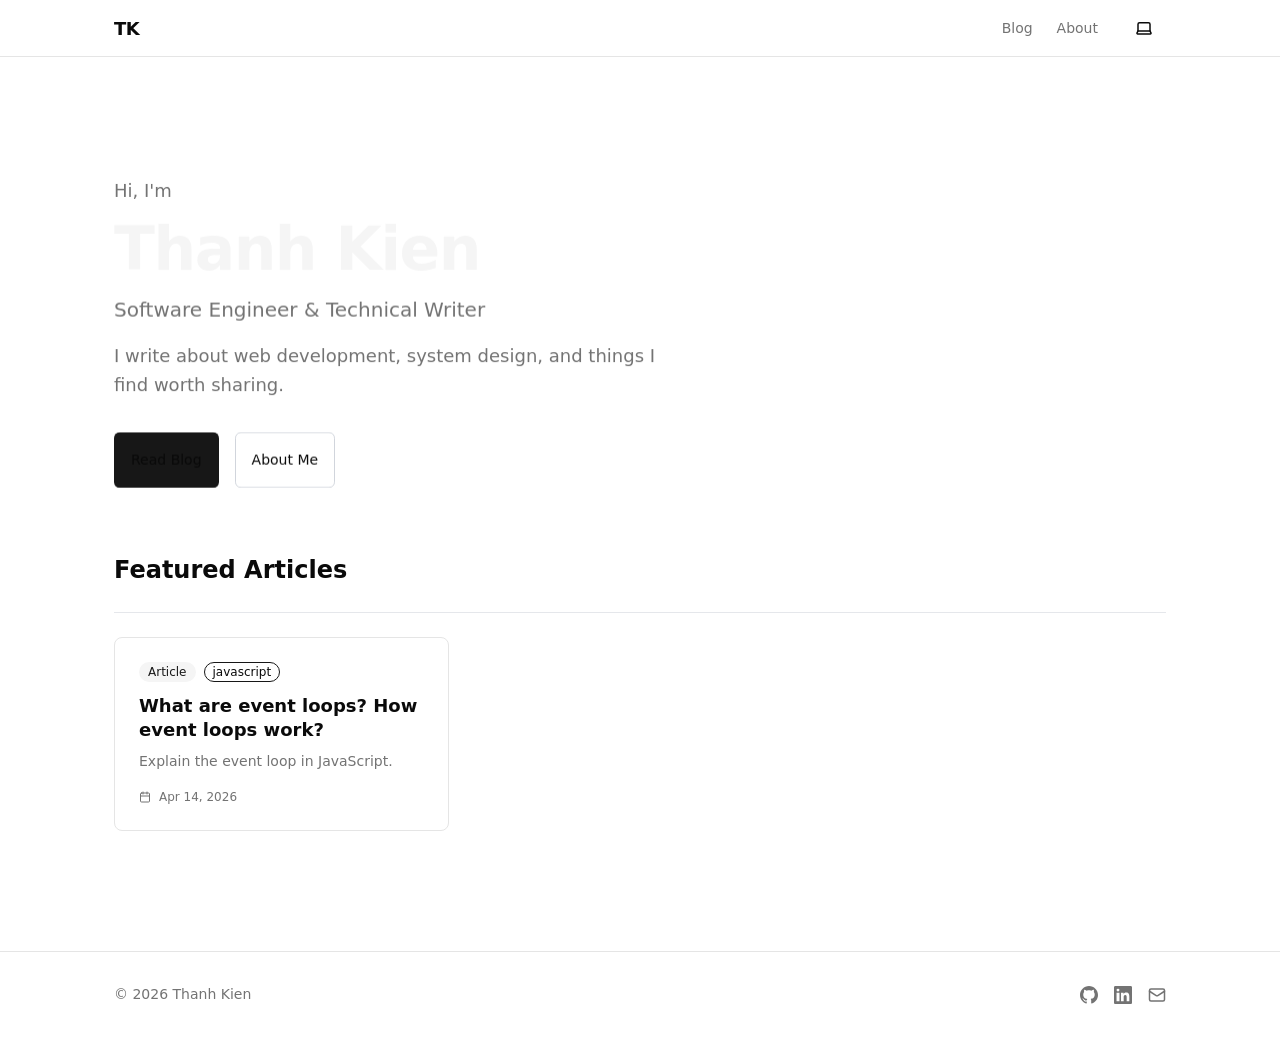
<file: index.html>
<!DOCTYPE html><html lang="en"> <head><meta charset="UTF-8"><meta name="viewport" content="width=device-width, initial-scale=1"><link rel="icon" type="image/svg+xml" href="/favicon.svg"><link rel="icon" href="/favicon.ico"><meta name="generator" content="Astro v6.1.5"><meta name="astro-view-transitions-enabled" content="true"><meta name="astro-view-transitions-fallback" content="animate"><script type="module" src="/_astro/ClientRouter.astro_astro_type_script_index_0_lang.CpUNnzi_.js"></script><!-- Anti-flash theme + client-router theme persistence.
         is:inline = synchronous, runs before any CSS paints and before any navigation.
         Registers astro:before-swap here (not in a deferred module script) so the
         listener is guaranteed to be active for the very first navigation. --><script>
      (function () {
        function applyTheme() {
          try {
            var store = JSON.parse(
              localStorage.getItem("knowledge-theme") || "{}",
            );
            document.documentElement.dataset.theme = store.theme || "default";
            var mode = store.mode || "system";
            if (mode === "system") {
              document.documentElement.removeAttribute("data-mode");
            } else {
              document.documentElement.dataset.mode = mode;
            }
          } catch (_) {
            document.documentElement.dataset.theme = "default";
            document.documentElement.removeAttribute("data-mode");
          }
        }

        applyTheme();

        // Re-apply after every client-side navigation swap.
        // astro:after-swap fires after the new document is in the DOM —
        // re-reading localStorage here is the most reliable source of truth.
        document.addEventListener("astro:after-swap", applyTheme);
      })();
    </script><!-- Restore hero visibility for no-JS users (layout.css pre-hides .hero-animate for GSAP) --><noscript><style>
        .hero-animate {
          opacity: 1 !important;
          transform: none !important;
        }
      </style></noscript><link as="font" crossorigin rel="preload" href="https://fonts.bunny.net/inter/files/inter-latin-variable-wghtOnly-normal.woff2" type="font/woff2"><style>@font-face {font-weight: 400 700;font-style: normal;font-family: 'Inter';font-display: swap;src: url(https://fonts.bunny.net/inter/files/inter-latin-variable-wghtOnly-normal.woff2)} @font-face { font-family: '_font_fallback_1100656298536'; size-adjust: 107.64%; src: local('Arial'); ascent-override: 90.00%; descent-override: 22.43%; line-gap-override: 0.00%; }</style><title>Thanh Kien — Software Engineer</title><link rel="canonical" href="https://thankkien.github.io/"><meta name="description" content="Personal blog about web development, system design, and things I find worth sharing."><meta name="robots" content="index, follow"><meta property="og:title" content="Thanh Kien — Software Engineer"><meta property="og:type" content="website"><meta property="og:image" content="https://thankkien.github.io/og-default.png"><meta property="og:url" content="https://thankkien.github.io/"><meta property="og:description" content="Personal blog about web development, system design, and things I find worth sharing."><meta property="og:site_name" content="Thanh Kien"><meta name="twitter:card" content="summary_large_image"><meta name="twitter:title" content="Thanh Kien — Software Engineer"><meta name="twitter:image" content="https://thankkien.github.io/og-default.png"><meta name="twitter:description" content="Personal blog about web development, system design, and things I find worth sharing."><link rel="stylesheet" href="/_astro/Layout.YU_Ap4cv.css">
<style>.ui-badge{height:var(--badge-size-md-height);padding-inline:var(--badge-size-md-padding-x);font-size:var(--badge-size-md-font-size);font-weight:var(--font-weight-medium);white-space:nowrap;border:var(--badge-border-width) solid transparent;border-radius:9999px;justify-content:center;align-items:center;display:inline-flex}.ui-badge[data-size=sm]{height:var(--badge-size-sm-height);padding-inline:var(--badge-size-sm-padding-x);font-size:var(--badge-size-sm-font-size)}.ui-badge[data-size=lg]{height:var(--badge-size-lg-height);padding-inline:var(--badge-size-lg-padding-x);font-size:var(--badge-size-lg-font-size)}.ui-badge[data-variant=soft][data-tone=neutral],.ui-badge[data-variant=soft]:not([data-tone]),.ui-badge:not([data-variant])[data-tone=neutral],.ui-badge:not([data-variant]):not([data-tone]){background:var(--color-muted);color:var(--color-foreground)}.ui-badge[data-variant=soft][data-tone=brand],.ui-badge:not([data-variant])[data-tone=brand]{background:var(--color-accent);color:var(--color-accent-foreground)}.ui-badge[data-variant=soft][data-tone=danger],.ui-badge:not([data-variant])[data-tone=danger]{background:var(--color-error-subtle);color:var(--color-error-foreground)}.ui-badge[data-variant=soft][data-tone=success],.ui-badge:not([data-variant])[data-tone=success]{background:var(--color-success-subtle);color:var(--color-success-foreground)}.ui-badge[data-variant=soft][data-tone=warning],.ui-badge:not([data-variant])[data-tone=warning]{background:var(--color-warning-subtle);color:var(--color-warning-foreground)}.ui-badge[data-variant=solid][data-tone=neutral],.ui-badge[data-variant=solid]:not([data-tone]){background:var(--color-foreground);color:var(--color-background)}.ui-badge[data-variant=solid][data-tone=brand]{background:var(--color-primary);color:var(--color-primary-foreground)}.ui-badge[data-variant=solid][data-tone=danger]{background:var(--color-error);color:var(--color-error-foreground)}.ui-badge[data-variant=solid][data-tone=success]{background:var(--color-success);color:var(--color-success-foreground)}.ui-badge[data-variant=solid][data-tone=warning]{background:var(--color-warning);color:var(--color-warning-foreground)}.ui-badge[data-variant=outline]{background:0 0}.ui-badge[data-variant=outline][data-tone=neutral],.ui-badge[data-variant=outline]:not([data-tone]){border-color:var(--color-border-emphasized);color:var(--color-foreground)}.ui-badge[data-variant=outline][data-tone=brand]{border-color:var(--color-primary);color:var(--color-accent-foreground)}.ui-badge[data-variant=outline][data-tone=danger]{border-color:var(--color-error);color:var(--color-error-foreground)}.ui-badge[data-variant=outline][data-tone=success]{border-color:var(--color-success);color:var(--color-success-foreground)}.ui-badge[data-variant=outline][data-tone=warning]{border-color:var(--color-warning);color:var(--color-warning-foreground)}.ui-breadcrumb__list{align-items:center;gap:var(--breadcrumb-separator-gap);flex-wrap:wrap;margin:0;padding:0;list-style:none;display:flex}.ui-breadcrumb__item{align-items:center;gap:var(--breadcrumb-separator-gap);font-size:var(--font-size-sm);display:inline-flex}.ui-breadcrumb__item:not(:last-child):after{content:"/";color:var(--breadcrumb-separator-color);pointer-events:none;user-select:none}.ui-breadcrumb__link{color:var(--breadcrumb-link-color);text-decoration:none;transition:color .15s}.ui-breadcrumb__link:hover{color:var(--breadcrumb-link-hover-color);text-decoration:underline}.ui-breadcrumb__link:focus-visible{outline:2px solid var(--breadcrumb-link-focus-ring);outline-offset:2px;border-radius:var(--radius-sm)}.ui-breadcrumb__current-page{color:var(--breadcrumb-current-page-color);font-weight:var(--breadcrumb-current-page-font-weight)}
.ui-button{vertical-align:middle;user-select:none;white-space:nowrap;justify-content:center;align-items:center;gap:var(--button-gap-md);height:var(--button-height-md);padding-inline:var(--button-padding-x-md);font-size:var(--button-font-size-md);font-weight:var(--button-font-weight);border-radius:var(--button-radius);border:var(--button-border-width) solid transparent;color:inherit;cursor:pointer;transition:background-color var(--button-transition-duration) var(--button-transition-easing), color var(--button-transition-duration) var(--button-transition-easing), border-color var(--button-transition-duration) var(--button-transition-easing), opacity var(--button-transition-duration) var(--button-transition-easing);background:0 0;display:inline-flex}.ui-button[data-size=sm]{gap:var(--button-gap-sm);height:var(--button-height-sm);padding-inline:var(--button-padding-x-sm);font-size:var(--button-font-size-sm)}.ui-button[data-size=lg]{gap:var(--button-gap-lg);height:var(--button-height-lg);padding-inline:var(--button-padding-x-lg);font-size:var(--button-font-size-lg)}.ui-button[data-full-width]{width:100%}.ui-button[data-variant=solid][data-tone=brand]{background:var(--button-bg-solid-brand);color:var(--button-fg-solid-brand)}.ui-button[data-variant=solid][data-tone=neutral]{background:var(--button-bg-solid-neutral);color:var(--button-fg-solid-neutral)}.ui-button[data-variant=solid][data-tone=danger]{background:var(--button-bg-solid-danger);color:var(--button-fg-solid-danger)}.ui-button[data-variant=soft][data-tone=brand]{background:var(--button-bg-soft-brand);color:var(--button-fg-soft-brand)}.ui-button[data-variant=soft][data-tone=neutral]{background:var(--button-bg-soft-neutral);color:var(--button-fg-soft-neutral)}.ui-button[data-variant=soft][data-tone=danger]{background:var(--button-bg-soft-danger);color:var(--button-fg-soft-danger)}.ui-button[data-variant=ghost]{background:0 0;border-color:#0000}.ui-button[data-variant=ghost][data-tone=brand]{color:var(--button-fg-ghost-brand)}.ui-button[data-variant=ghost][data-tone=neutral]{color:var(--button-fg-ghost-neutral)}.ui-button[data-variant=ghost][data-tone=danger]{color:var(--button-fg-ghost-danger)}.ui-button[data-variant=outline]{background:0 0}.ui-button[data-variant=outline][data-tone=brand]{color:var(--button-fg-outline-brand);border-color:var(--button-border-color-brand)}.ui-button[data-variant=outline][data-tone=neutral]{color:var(--button-fg-outline-neutral);border-color:var(--button-border-color-neutral)}.ui-button[data-variant=outline][data-tone=danger]{color:var(--button-fg-outline-danger);border-color:var(--button-border-color-danger)}.ui-button:disabled,.ui-button[data-loading]{opacity:var(--button-disabled-opacity);cursor:not-allowed}.ui-button:focus-visible{outline:2px solid var(--button-focus-ring);outline-offset:2px}
.ui-separator{border:none;flex-shrink:0}.ui-separator[data-orientation=horizontal],.ui-separator:not([data-orientation]){width:100%;height:var(--separator-line-thickness);background-color:var(--separator-line-color);display:block}.ui-separator[data-orientation=vertical]{width:var(--separator-line-thickness);background-color:var(--separator-line-color);align-self:stretch;display:block}.ui-separator:has(.ui-separator__label){align-items:center;gap:var(--separator-label-gap);background-color:#0000;height:auto;display:flex}.ui-separator:has(.ui-separator__label):before,.ui-separator:has(.ui-separator__label):after{content:"";height:var(--separator-line-thickness);background-color:var(--separator-line-color);flex:1}.ui-separator__label{font-size:var(--separator-label-font-size);color:var(--separator-label-color);white-space:nowrap}
</style>
<link rel="stylesheet" href="/_astro/BlogFilter.N5XyLDh5.css"><script type="module" src="/_astro/page.whFYnH0f.js"></script>
<script>!(function(w,p,f,c){if(!window.crossOriginIsolated && !navigator.serviceWorker) return;c=w[p]=Object.assign(w[p]||{},{"lib":"/~partytown/","debug":false});c[f]=(c[f]||[])})(window,'partytown','forward');/* Partytown 0.11.2 - MIT QwikDev */
const t={preserveBehavior:!1},e=e=>{if("string"==typeof e)return[e,t];const[n,r=t]=e;return[n,{...t,...r}]},n=Object.freeze((t=>{const e=new Set;let n=[];do{Object.getOwnPropertyNames(n).forEach((t=>{"function"==typeof n[t]&&e.add(t)}))}while((n=Object.getPrototypeOf(n))!==Object.prototype);return Array.from(e)})());!function(t,r,o,i,a,s,c,l,d,p,u=t,f){function h(){f||(f=1,"/"==(c=(s.lib||"/~partytown/")+(s.debug?"debug/":""))[0]&&(d=r.querySelectorAll('script[type="text/partytown"]'),i!=t?i.dispatchEvent(new CustomEvent("pt1",{detail:t})):(l=setTimeout(v,(null==s?void 0:s.fallbackTimeout)||1e4),r.addEventListener("pt0",w),a?y(1):o.serviceWorker?o.serviceWorker.register(c+(s.swPath||"partytown-sw.js"),{scope:c}).then((function(t){t.active?y():t.installing&&t.installing.addEventListener("statechange",(function(t){"activated"==t.target.state&&y()}))}),console.error):v())))}function y(e){p=r.createElement(e?"script":"iframe"),t._pttab=Date.now(),e||(p.style.display="block",p.style.width="0",p.style.height="0",p.style.border="0",p.style.visibility="hidden",p.setAttribute("aria-hidden",!0)),p.src=c+"partytown-"+(e?"atomics.js?v=0.11.2":"sandbox-sw.html?"+t._pttab),r.querySelector(s.sandboxParent||"body").appendChild(p)}function v(n,o){for(w(),i==t&&(s.forward||[]).map((function(n){const[r]=e(n);delete t[r.split(".")[0]]})),n=0;n<d.length;n++)(o=r.createElement("script")).innerHTML=d[n].innerHTML,o.nonce=s.nonce,r.head.appendChild(o);p&&p.parentNode.removeChild(p)}function w(){clearTimeout(l)}s=t.partytown||{},i==t&&(s.forward||[]).map((function(r){const[o,{preserveBehavior:i}]=e(r);u=t,o.split(".").map((function(e,r,o){var a;u=u[o[r]]=r+1<o.length?u[o[r]]||(a=o[r+1],n.includes(a)?[]:{}):(()=>{let e=null;if(i){const{methodOrProperty:n,thisObject:r}=((t,e)=>{let n=t;for(let t=0;t<e.length-1;t+=1)n=n[e[t]];return{thisObject:n,methodOrProperty:e.length>0?n[e[e.length-1]]:void 0}})(t,o);"function"==typeof n&&(e=(...t)=>n.apply(r,...t))}return function(){let n;return e&&(n=e(arguments)),(t._ptf=t._ptf||[]).push(o,arguments),n}})()}))})),"complete"==r.readyState?h():(t.addEventListener("DOMContentLoaded",h),t.addEventListener("load",h))}(window,document,navigator,top,window.crossOriginIsolated);;(e=>{e.addEventListener("astro:before-swap",e=>{let r=document.body.querySelector("iframe[src*='/~partytown/']");if(r)e.newDocument.body.append(r)})})(document);</script></head> <body> <script type="module">function n(){const e=window.location.pathname,t=document.querySelector(".site-header__logo"),r=document.querySelectorAll(".site-header__nav-link");t&&(t.ariaCurrent=e==="/"?"page":null),r.forEach(a=>{a.ariaCurrent=e.startsWith(a.getAttribute("href")??"")?"page":null})}document.addEventListener("astro:after-swap",n);</script> <header class="site-header" data-astro-transition-persist="astro-5lkratfz-1"> <div class="container site-header__inner"> <a href="/" class="site-header__logo" aria-current="page">TK</a> <nav class="site-header__nav" aria-label="Main navigation"> <a href="/blog" class="site-header__nav-link"> Blog </a><a href="/about" class="site-header__nav-link"> About </a> <style>astro-island,astro-slot,astro-static-slot{display:contents}</style><script>(()=>{var e=async t=>{await(await t())()};(self.Astro||(self.Astro={})).only=e;window.dispatchEvent(new Event("astro:only"));})();</script><script>(()=>{var A=Object.defineProperty;var g=(i,o,a)=>o in i?A(i,o,{enumerable:!0,configurable:!0,writable:!0,value:a}):i[o]=a;var d=(i,o,a)=>g(i,typeof o!="symbol"?o+"":o,a);{let i={0:t=>m(t),1:t=>a(t),2:t=>new RegExp(t),3:t=>new Date(t),4:t=>new Map(a(t)),5:t=>new Set(a(t)),6:t=>BigInt(t),7:t=>new URL(t),8:t=>new Uint8Array(t),9:t=>new Uint16Array(t),10:t=>new Uint32Array(t),11:t=>Number.POSITIVE_INFINITY*t},o=t=>{let[l,e]=t;return l in i?i[l](e):void 0},a=t=>t.map(o),m=t=>typeof t!="object"||t===null?t:Object.fromEntries(Object.entries(t).map(([l,e])=>[l,o(e)]));class y extends HTMLElement{constructor(){super(...arguments);d(this,"Component");d(this,"hydrator");d(this,"hydrate",async()=>{var b;if(!this.hydrator||!this.isConnected)return;let e=(b=this.parentElement)==null?void 0:b.closest("astro-island[ssr]");if(e){e.addEventListener("astro:hydrate",this.hydrate,{once:!0});return}let c=this.querySelectorAll("astro-slot"),n={},h=this.querySelectorAll("template[data-astro-template]");for(let r of h){let s=r.closest(this.tagName);s!=null&&s.isSameNode(this)&&(n[r.getAttribute("data-astro-template")||"default"]=r.innerHTML,r.remove())}for(let r of c){let s=r.closest(this.tagName);s!=null&&s.isSameNode(this)&&(n[r.getAttribute("name")||"default"]=r.innerHTML)}let p;try{p=this.hasAttribute("props")?m(JSON.parse(this.getAttribute("props"))):{}}catch(r){let s=this.getAttribute("component-url")||"<unknown>",v=this.getAttribute("component-export");throw v&&(s+=` (export ${v})`),console.error(`[hydrate] Error parsing props for component ${s}`,this.getAttribute("props"),r),r}let u;await this.hydrator(this)(this.Component,p,n,{client:this.getAttribute("client")}),this.removeAttribute("ssr"),this.dispatchEvent(new CustomEvent("astro:hydrate"))});d(this,"unmount",()=>{this.isConnected||this.dispatchEvent(new CustomEvent("astro:unmount"))})}disconnectedCallback(){document.removeEventListener("astro:after-swap",this.unmount),document.addEventListener("astro:after-swap",this.unmount,{once:!0})}connectedCallback(){if(!this.hasAttribute("await-children")||document.readyState==="interactive"||document.readyState==="complete")this.childrenConnectedCallback();else{let e=()=>{document.removeEventListener("DOMContentLoaded",e),c.disconnect(),this.childrenConnectedCallback()},c=new MutationObserver(()=>{var n;((n=this.lastChild)==null?void 0:n.nodeType)===Node.COMMENT_NODE&&this.lastChild.nodeValue==="astro:end"&&(this.lastChild.remove(),e())});c.observe(this,{childList:!0}),document.addEventListener("DOMContentLoaded",e)}}async childrenConnectedCallback(){let e=this.getAttribute("before-hydration-url");e&&await import(e),this.start()}async start(){let e=JSON.parse(this.getAttribute("opts")),c=this.getAttribute("client");if(Astro[c]===void 0){window.addEventListener(`astro:${c}`,()=>this.start(),{once:!0});return}try{await Astro[c](async()=>{let n=this.getAttribute("renderer-url"),[h,{default:p}]=await Promise.all([import(this.getAttribute("component-url")),n?import(n):()=>()=>{}]),u=this.getAttribute("component-export")||"default";if(!u.includes("."))this.Component=h[u];else{this.Component=h;for(let f of u.split("."))this.Component=this.Component[f]}return this.hydrator=p,this.hydrate},e,this)}catch(n){console.error(`[astro-island] Error hydrating ${this.getAttribute("component-url")}`,n)}}attributeChangedCallback(){this.hydrate()}}d(y,"observedAttributes",["props"]),customElements.get("astro-island")||customElements.define("astro-island",y)}})();</script><astro-island uid="2htpxg" component-url="/_astro/ThemeToggle.1FoyVb1Y.js" component-export="default" renderer-url="/_astro/client.CRYt7bWG.js" props="{}" ssr client="only" opts="{&quot;name&quot;:&quot;ThemeToggle&quot;,&quot;value&quot;:&quot;solid-js&quot;}" await-children><span class="theme-toggle-placeholder" aria-hidden="true"></span><template data-astro-template="fallback"><span class="theme-toggle-placeholder" aria-hidden="true"></span></template><!--astro:end--></astro-island> </nav> </div> </header> <main class="site-main">  <div class="container"> <script>(()=>{var e=async t=>{await(await t())()};(self.Astro||(self.Astro={})).load=e;window.dispatchEvent(new Event("astro:load"));})();</script><script>window._$HY||(e=>{let t=e=>e&&e.hasAttribute&&(e.hasAttribute("data-hk")?e:t(e.host&&e.host.nodeType?e.host:e.parentNode));["click", "input"].forEach((o=>document.addEventListener(o,(o=>{if(!e.events)return;let s=t(o.composedPath&&o.composedPath()[0]||o.target);s&&!e.completed.has(s)&&e.events.push([s,o])}))))})(_$HY={events:[],completed:new WeakSet,r:{},fe(){}});</script><!--xs--><astro-island uid="Zx52kW" data-solid-render-id="s0" component-url="/_astro/HeroSection.BIKECHd3.js" component-export="default" renderer-url="/_astro/client.CRYt7bWG.js" props="{}" ssr client="load" opts="{&quot;name&quot;:&quot;HeroSection&quot;,&quot;value&quot;:true}" await-children><div data-hk="s00000" class="hero"><p class="hero__greeting hero-animate">Hi, I'm</p><h1 class="hero__name hero-animate">Thanh Kien</h1><p class="hero__tagline hero-animate">Software Engineer & Technical Writer</p><p class="hero__description hero-animate">I write about web development, system design, and things I find worth sharing.</p><div class="hero__ctas hero-animate"><!--$--><button data-hk="s000010" data-size="md" data-variant="solid" data-tone="brand" type="button" class="ui-button ">Read Blog</button><!--/--><!--$--><button data-hk="s000020" data-size="md" data-variant="outline" data-tone="neutral" type="button" class="ui-button ">About Me</button><!--/--></div></div><!--astro:end--></astro-island> <section> <h2 class="section-heading">Featured Articles</h2> <div role="separator" aria-hidden="true" data-orientation="horizontal" class="ui-separator "></div> <div class="post-grid" style="margin-top: var(--spacing-lg)"> <a href="/blog/2026-04-14-event-loops" class="post-card"> <div class="post-card__badges"> <span class="ui-badge" data-size="sm" data-variant="soft" data-tone="brand"> Article </span> <span class="ui-badge" data-size="sm" data-variant="outline" data-tone="neutral"> javascript </span> </div> <h3 class="post-card__title">What are event loops? How event loops work?</h3> <p class="post-card__description">Explain the event loop in JavaScript.</p> <div class="post-card__meta"> <svg xmlns="http://www.w3.org/2000/svg" width="12" height="12" viewBox="0 0 24 24" fill="none" stroke="currentColor" stroke-width="2" stroke-linecap="round" stroke-linejoin="round" aria-hidden="true"> <rect width="18" height="18" x="3" y="4" rx="2" ry="2"></rect> <line x1="16" x2="16" y1="2" y2="6"></line> <line x1="8" x2="8" y1="2" y2="6"></line> <line x1="3" x2="21" y1="10" y2="10"></line> </svg> <span>Apr 14, 2026</span>  </div> </a> </div> </section>  </div>  </main> <footer class="site-footer"> <div class="container site-footer__inner"> <p class="site-footer__copy">© 2026 Thanh Kien</p> <div class="site-footer__social"> <a href="https://github.com/thankkien" class="site-footer__social-link" aria-label="GitHub" target="_blank" rel="noopener noreferrer"> <!-- GitHub mark SVG --> <svg xmlns="http://www.w3.org/2000/svg" width="18" height="18" viewBox="0 0 24 24" fill="currentColor" aria-hidden="true"> <path d="M12 0C5.37 0 0 5.37 0 12c0 5.3 3.438 9.8 8.205 11.385.6.113.82-.258.82-.577 0-.285-.01-1.04-.015-2.04-3.338.724-4.042-1.61-4.042-1.61-.546-1.385-1.335-1.755-1.335-1.755-1.087-.744.084-.729.084-.729 1.205.084 1.838 1.236 1.838 1.236 1.07 1.835 2.809 1.305 3.495.998.108-.776.417-1.305.76-1.605-2.665-.3-5.466-1.332-5.466-5.93 0-1.31.465-2.38 1.235-3.22-.135-.303-.54-1.523.105-3.176 0 0 1.005-.322 3.3 1.23.96-.267 1.98-.399 3-.405 1.02.006 2.04.138 3 .405 2.28-1.552 3.285-1.23 3.285-1.23.645 1.653.24 2.873.12 3.176.765.84 1.23 1.91 1.23 3.22 0 4.61-2.805 5.625-5.475 5.92.42.36.81 1.096.81 2.22 0 1.606-.015 2.896-.015 3.286 0 .315.21.69.825.57C20.565 21.795 24 17.295 24 12c0-6.63-5.37-12-12-12z"></path> </svg> </a> <a href="https://linkedin.com/in/thankkien" class="site-footer__social-link" aria-label="LinkedIn" target="_blank" rel="noopener noreferrer"> <!-- LinkedIn logo SVG --> <svg xmlns="http://www.w3.org/2000/svg" width="18" height="18" viewBox="0 0 24 24" fill="currentColor" aria-hidden="true"> <path d="M20.447 20.452H16.89v-5.569c0-1.328-.027-3.037-1.852-3.037-1.853 0-2.136 1.445-2.136 2.939v5.667H9.351V9h3.414v1.561h.046c.477-.9 1.637-1.85 3.37-1.85 3.601 0 4.267 2.37 4.267 5.455v6.286zM5.337 7.433a1.938 1.938 0 0 1-1.94-1.937 1.938 1.938 0 1 1 1.94 1.937zm1.962 13.019H3.375V9h3.924v11.452zM22.225 0H1.771C.792 0 0 .774 0 1.729v20.542C0 23.227.792 24 1.771 24h20.451C23.2 24 24 23.227 24 22.271V1.729C24 .774 23.2 0 22.222 0h.003z"></path> </svg> </a> <a href="mailto:hello@thankkien.dev" class="site-footer__social-link" aria-label="Email"> <svg width="18" height="18" viewBox="0 0 24 24" fill="none" stroke="currentColor" stroke-width="2" stroke-linecap="round" stroke-linejoin="round" aria-hidden="true"><rect width="20" height="16" x="2" y="4" rx="2"></rect><path d="m22 7-8.97 5.7a1.94 1.94 0 0 1-2.06 0L2 7"></path></svg> </a> </div> </div> </footer> </body></html>
</file>
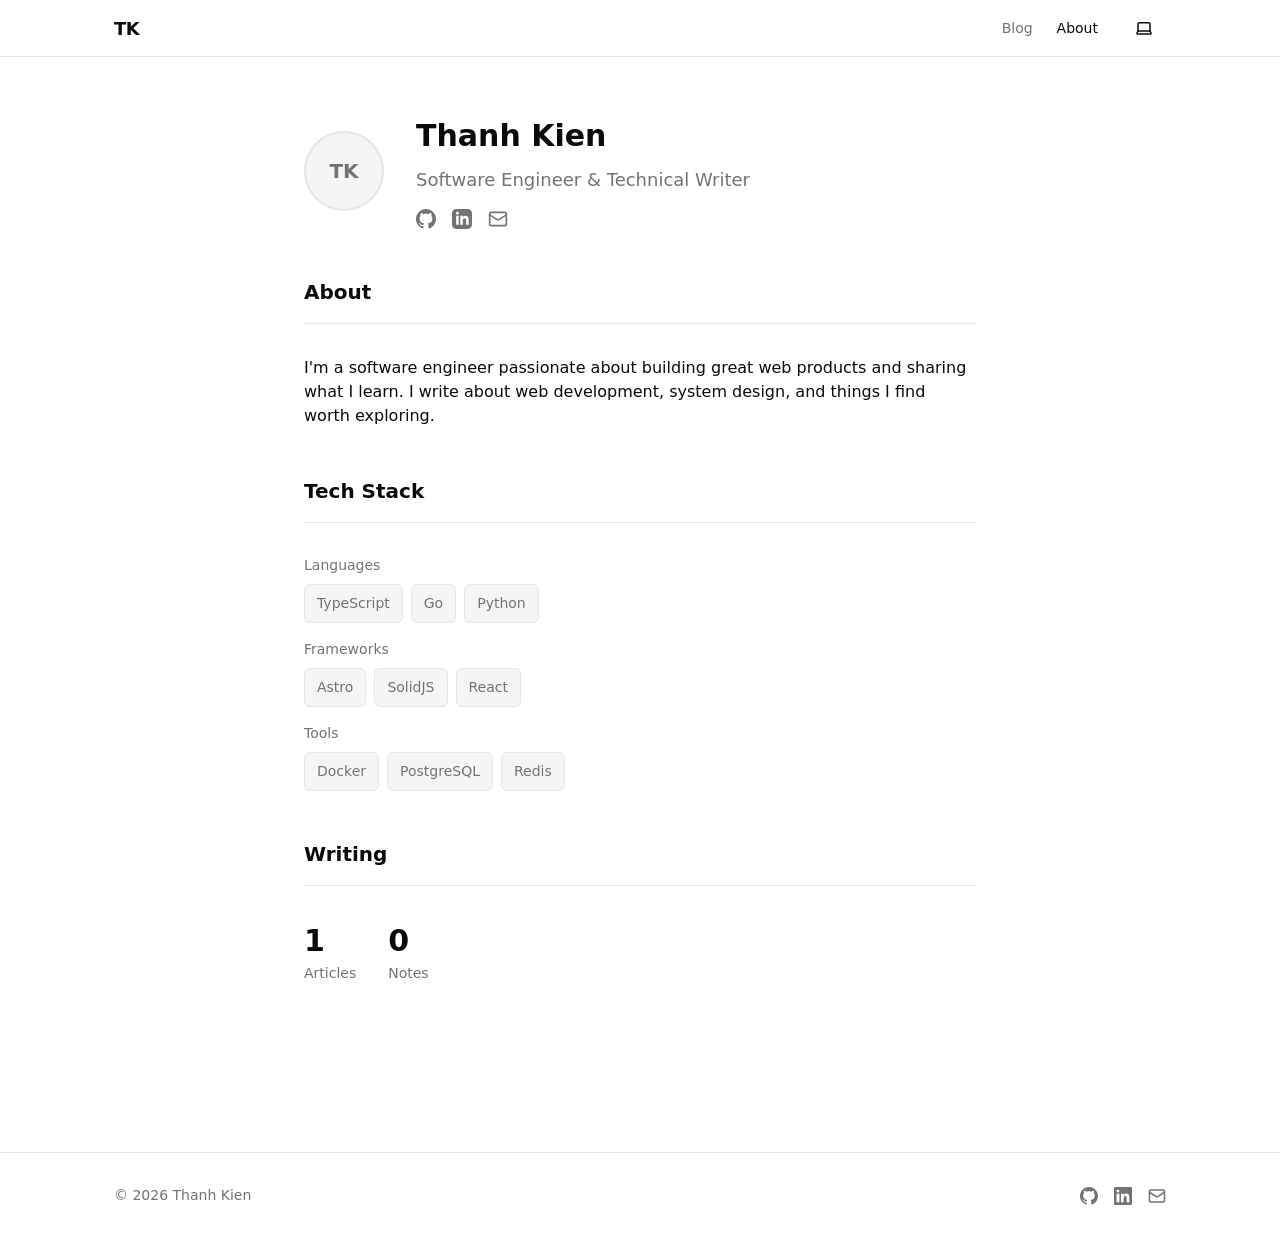
<file: about/index.html>
<!DOCTYPE html><html lang="en"> <head><meta charset="UTF-8"><meta name="viewport" content="width=device-width, initial-scale=1"><link rel="icon" type="image/svg+xml" href="/favicon.svg"><link rel="icon" href="/favicon.ico"><meta name="generator" content="Astro v6.1.5"><meta name="astro-view-transitions-enabled" content="true"><meta name="astro-view-transitions-fallback" content="animate"><script type="module" src="/_astro/ClientRouter.astro_astro_type_script_index_0_lang.CpUNnzi_.js"></script><!-- Anti-flash theme + client-router theme persistence.
         is:inline = synchronous, runs before any CSS paints and before any navigation.
         Registers astro:before-swap here (not in a deferred module script) so the
         listener is guaranteed to be active for the very first navigation. --><script>
      (function () {
        function applyTheme() {
          try {
            var store = JSON.parse(
              localStorage.getItem("knowledge-theme") || "{}",
            );
            document.documentElement.dataset.theme = store.theme || "default";
            var mode = store.mode || "system";
            if (mode === "system") {
              document.documentElement.removeAttribute("data-mode");
            } else {
              document.documentElement.dataset.mode = mode;
            }
          } catch (_) {
            document.documentElement.dataset.theme = "default";
            document.documentElement.removeAttribute("data-mode");
          }
        }

        applyTheme();

        // Re-apply after every client-side navigation swap.
        // astro:after-swap fires after the new document is in the DOM —
        // re-reading localStorage here is the most reliable source of truth.
        document.addEventListener("astro:after-swap", applyTheme);
      })();
    </script><!-- Restore hero visibility for no-JS users (layout.css pre-hides .hero-animate for GSAP) --><noscript><style>
        .hero-animate {
          opacity: 1 !important;
          transform: none !important;
        }
      </style></noscript><link as="font" crossorigin rel="preload" href="https://fonts.bunny.net/inter/files/inter-latin-variable-wghtOnly-normal.woff2" type="font/woff2"><style>@font-face {font-weight: 400 700;font-style: normal;font-family: 'Inter';font-display: swap;src: url(https://fonts.bunny.net/inter/files/inter-latin-variable-wghtOnly-normal.woff2)} @font-face { font-family: '_font_fallback_672891731809'; size-adjust: 107.64%; src: local('Arial'); ascent-override: 90.00%; descent-override: 22.43%; line-gap-override: 0.00%; }</style><title>About — Thanh Kien</title><link rel="canonical" href="https://thankkien.github.io/about/"><meta name="description" content="Software Engineer &#38; Technical Writer. I write about web development, system design, and things I find worth exploring."><meta name="robots" content="index, follow"><meta property="og:title" content="About — Thanh Kien"><meta property="og:type" content="website"><meta property="og:image" content="https://thankkien.github.io/og-default.png"><meta property="og:url" content="https://thankkien.github.io/about/"><meta property="og:description" content="Software Engineer &#38; Technical Writer. I write about web development, system design, and things I find worth exploring."><meta property="og:site_name" content="Thanh Kien"><meta name="twitter:card" content="summary_large_image"><meta name="twitter:title" content="About — Thanh Kien"><meta name="twitter:image" content="https://thankkien.github.io/og-default.png"><meta name="twitter:description" content="Software Engineer &#38; Technical Writer. I write about web development, system design, and things I find worth exploring."><link rel="stylesheet" href="/_astro/Layout.YU_Ap4cv.css">
<link rel="stylesheet" href="/_astro/BlogFilter.N5XyLDh5.css">
<style>.ui-button{vertical-align:middle;user-select:none;white-space:nowrap;justify-content:center;align-items:center;gap:var(--button-gap-md);height:var(--button-height-md);padding-inline:var(--button-padding-x-md);font-size:var(--button-font-size-md);font-weight:var(--button-font-weight);border-radius:var(--button-radius);border:var(--button-border-width) solid transparent;color:inherit;cursor:pointer;transition:background-color var(--button-transition-duration) var(--button-transition-easing), color var(--button-transition-duration) var(--button-transition-easing), border-color var(--button-transition-duration) var(--button-transition-easing), opacity var(--button-transition-duration) var(--button-transition-easing);background:0 0;display:inline-flex}.ui-button[data-size=sm]{gap:var(--button-gap-sm);height:var(--button-height-sm);padding-inline:var(--button-padding-x-sm);font-size:var(--button-font-size-sm)}.ui-button[data-size=lg]{gap:var(--button-gap-lg);height:var(--button-height-lg);padding-inline:var(--button-padding-x-lg);font-size:var(--button-font-size-lg)}.ui-button[data-full-width]{width:100%}.ui-button[data-variant=solid][data-tone=brand]{background:var(--button-bg-solid-brand);color:var(--button-fg-solid-brand)}.ui-button[data-variant=solid][data-tone=neutral]{background:var(--button-bg-solid-neutral);color:var(--button-fg-solid-neutral)}.ui-button[data-variant=solid][data-tone=danger]{background:var(--button-bg-solid-danger);color:var(--button-fg-solid-danger)}.ui-button[data-variant=soft][data-tone=brand]{background:var(--button-bg-soft-brand);color:var(--button-fg-soft-brand)}.ui-button[data-variant=soft][data-tone=neutral]{background:var(--button-bg-soft-neutral);color:var(--button-fg-soft-neutral)}.ui-button[data-variant=soft][data-tone=danger]{background:var(--button-bg-soft-danger);color:var(--button-fg-soft-danger)}.ui-button[data-variant=ghost]{background:0 0;border-color:#0000}.ui-button[data-variant=ghost][data-tone=brand]{color:var(--button-fg-ghost-brand)}.ui-button[data-variant=ghost][data-tone=neutral]{color:var(--button-fg-ghost-neutral)}.ui-button[data-variant=ghost][data-tone=danger]{color:var(--button-fg-ghost-danger)}.ui-button[data-variant=outline]{background:0 0}.ui-button[data-variant=outline][data-tone=brand]{color:var(--button-fg-outline-brand);border-color:var(--button-border-color-brand)}.ui-button[data-variant=outline][data-tone=neutral]{color:var(--button-fg-outline-neutral);border-color:var(--button-border-color-neutral)}.ui-button[data-variant=outline][data-tone=danger]{color:var(--button-fg-outline-danger);border-color:var(--button-border-color-danger)}.ui-button:disabled,.ui-button[data-loading]{opacity:var(--button-disabled-opacity);cursor:not-allowed}.ui-button:focus-visible{outline:2px solid var(--button-focus-ring);outline-offset:2px}
</style><script type="module" src="/_astro/page.whFYnH0f.js"></script>
<script>!(function(w,p,f,c){if(!window.crossOriginIsolated && !navigator.serviceWorker) return;c=w[p]=Object.assign(w[p]||{},{"lib":"/~partytown/","debug":false});c[f]=(c[f]||[])})(window,'partytown','forward');/* Partytown 0.11.2 - MIT QwikDev */
const t={preserveBehavior:!1},e=e=>{if("string"==typeof e)return[e,t];const[n,r=t]=e;return[n,{...t,...r}]},n=Object.freeze((t=>{const e=new Set;let n=[];do{Object.getOwnPropertyNames(n).forEach((t=>{"function"==typeof n[t]&&e.add(t)}))}while((n=Object.getPrototypeOf(n))!==Object.prototype);return Array.from(e)})());!function(t,r,o,i,a,s,c,l,d,p,u=t,f){function h(){f||(f=1,"/"==(c=(s.lib||"/~partytown/")+(s.debug?"debug/":""))[0]&&(d=r.querySelectorAll('script[type="text/partytown"]'),i!=t?i.dispatchEvent(new CustomEvent("pt1",{detail:t})):(l=setTimeout(v,(null==s?void 0:s.fallbackTimeout)||1e4),r.addEventListener("pt0",w),a?y(1):o.serviceWorker?o.serviceWorker.register(c+(s.swPath||"partytown-sw.js"),{scope:c}).then((function(t){t.active?y():t.installing&&t.installing.addEventListener("statechange",(function(t){"activated"==t.target.state&&y()}))}),console.error):v())))}function y(e){p=r.createElement(e?"script":"iframe"),t._pttab=Date.now(),e||(p.style.display="block",p.style.width="0",p.style.height="0",p.style.border="0",p.style.visibility="hidden",p.setAttribute("aria-hidden",!0)),p.src=c+"partytown-"+(e?"atomics.js?v=0.11.2":"sandbox-sw.html?"+t._pttab),r.querySelector(s.sandboxParent||"body").appendChild(p)}function v(n,o){for(w(),i==t&&(s.forward||[]).map((function(n){const[r]=e(n);delete t[r.split(".")[0]]})),n=0;n<d.length;n++)(o=r.createElement("script")).innerHTML=d[n].innerHTML,o.nonce=s.nonce,r.head.appendChild(o);p&&p.parentNode.removeChild(p)}function w(){clearTimeout(l)}s=t.partytown||{},i==t&&(s.forward||[]).map((function(r){const[o,{preserveBehavior:i}]=e(r);u=t,o.split(".").map((function(e,r,o){var a;u=u[o[r]]=r+1<o.length?u[o[r]]||(a=o[r+1],n.includes(a)?[]:{}):(()=>{let e=null;if(i){const{methodOrProperty:n,thisObject:r}=((t,e)=>{let n=t;for(let t=0;t<e.length-1;t+=1)n=n[e[t]];return{thisObject:n,methodOrProperty:e.length>0?n[e[e.length-1]]:void 0}})(t,o);"function"==typeof n&&(e=(...t)=>n.apply(r,...t))}return function(){let n;return e&&(n=e(arguments)),(t._ptf=t._ptf||[]).push(o,arguments),n}})()}))})),"complete"==r.readyState?h():(t.addEventListener("DOMContentLoaded",h),t.addEventListener("load",h))}(window,document,navigator,top,window.crossOriginIsolated);;(e=>{e.addEventListener("astro:before-swap",e=>{let r=document.body.querySelector("iframe[src*='/~partytown/']");if(r)e.newDocument.body.append(r)})})(document);</script></head> <body> <script type="module">function n(){const e=window.location.pathname,t=document.querySelector(".site-header__logo"),r=document.querySelectorAll(".site-header__nav-link");t&&(t.ariaCurrent=e==="/"?"page":null),r.forEach(a=>{a.ariaCurrent=e.startsWith(a.getAttribute("href")??"")?"page":null})}document.addEventListener("astro:after-swap",n);</script> <header class="site-header" data-astro-transition-persist="astro-5lkratfz-1"> <div class="container site-header__inner"> <a href="/" class="site-header__logo">TK</a> <nav class="site-header__nav" aria-label="Main navigation"> <a href="/blog" class="site-header__nav-link"> Blog </a><a href="/about" class="site-header__nav-link" aria-current="page"> About </a> <style>astro-island,astro-slot,astro-static-slot{display:contents}</style><script>(()=>{var e=async t=>{await(await t())()};(self.Astro||(self.Astro={})).only=e;window.dispatchEvent(new Event("astro:only"));})();</script><script>(()=>{var A=Object.defineProperty;var g=(i,o,a)=>o in i?A(i,o,{enumerable:!0,configurable:!0,writable:!0,value:a}):i[o]=a;var d=(i,o,a)=>g(i,typeof o!="symbol"?o+"":o,a);{let i={0:t=>m(t),1:t=>a(t),2:t=>new RegExp(t),3:t=>new Date(t),4:t=>new Map(a(t)),5:t=>new Set(a(t)),6:t=>BigInt(t),7:t=>new URL(t),8:t=>new Uint8Array(t),9:t=>new Uint16Array(t),10:t=>new Uint32Array(t),11:t=>Number.POSITIVE_INFINITY*t},o=t=>{let[l,e]=t;return l in i?i[l](e):void 0},a=t=>t.map(o),m=t=>typeof t!="object"||t===null?t:Object.fromEntries(Object.entries(t).map(([l,e])=>[l,o(e)]));class y extends HTMLElement{constructor(){super(...arguments);d(this,"Component");d(this,"hydrator");d(this,"hydrate",async()=>{var b;if(!this.hydrator||!this.isConnected)return;let e=(b=this.parentElement)==null?void 0:b.closest("astro-island[ssr]");if(e){e.addEventListener("astro:hydrate",this.hydrate,{once:!0});return}let c=this.querySelectorAll("astro-slot"),n={},h=this.querySelectorAll("template[data-astro-template]");for(let r of h){let s=r.closest(this.tagName);s!=null&&s.isSameNode(this)&&(n[r.getAttribute("data-astro-template")||"default"]=r.innerHTML,r.remove())}for(let r of c){let s=r.closest(this.tagName);s!=null&&s.isSameNode(this)&&(n[r.getAttribute("name")||"default"]=r.innerHTML)}let p;try{p=this.hasAttribute("props")?m(JSON.parse(this.getAttribute("props"))):{}}catch(r){let s=this.getAttribute("component-url")||"<unknown>",v=this.getAttribute("component-export");throw v&&(s+=` (export ${v})`),console.error(`[hydrate] Error parsing props for component ${s}`,this.getAttribute("props"),r),r}let u;await this.hydrator(this)(this.Component,p,n,{client:this.getAttribute("client")}),this.removeAttribute("ssr"),this.dispatchEvent(new CustomEvent("astro:hydrate"))});d(this,"unmount",()=>{this.isConnected||this.dispatchEvent(new CustomEvent("astro:unmount"))})}disconnectedCallback(){document.removeEventListener("astro:after-swap",this.unmount),document.addEventListener("astro:after-swap",this.unmount,{once:!0})}connectedCallback(){if(!this.hasAttribute("await-children")||document.readyState==="interactive"||document.readyState==="complete")this.childrenConnectedCallback();else{let e=()=>{document.removeEventListener("DOMContentLoaded",e),c.disconnect(),this.childrenConnectedCallback()},c=new MutationObserver(()=>{var n;((n=this.lastChild)==null?void 0:n.nodeType)===Node.COMMENT_NODE&&this.lastChild.nodeValue==="astro:end"&&(this.lastChild.remove(),e())});c.observe(this,{childList:!0}),document.addEventListener("DOMContentLoaded",e)}}async childrenConnectedCallback(){let e=this.getAttribute("before-hydration-url");e&&await import(e),this.start()}async start(){let e=JSON.parse(this.getAttribute("opts")),c=this.getAttribute("client");if(Astro[c]===void 0){window.addEventListener(`astro:${c}`,()=>this.start(),{once:!0});return}try{await Astro[c](async()=>{let n=this.getAttribute("renderer-url"),[h,{default:p}]=await Promise.all([import(this.getAttribute("component-url")),n?import(n):()=>()=>{}]),u=this.getAttribute("component-export")||"default";if(!u.includes("."))this.Component=h[u];else{this.Component=h;for(let f of u.split("."))this.Component=this.Component[f]}return this.hydrator=p,this.hydrate},e,this)}catch(n){console.error(`[astro-island] Error hydrating ${this.getAttribute("component-url")}`,n)}}attributeChangedCallback(){this.hydrate()}}d(y,"observedAttributes",["props"]),customElements.get("astro-island")||customElements.define("astro-island",y)}})();</script><astro-island uid="2htpxg" component-url="/_astro/ThemeToggle.1FoyVb1Y.js" component-export="default" renderer-url="/_astro/client.CRYt7bWG.js" props="{}" ssr client="only" opts="{&quot;name&quot;:&quot;ThemeToggle&quot;,&quot;value&quot;:&quot;solid-js&quot;}" await-children><span class="theme-toggle-placeholder" aria-hidden="true"></span><template data-astro-template="fallback"><span class="theme-toggle-placeholder" aria-hidden="true"></span></template><!--astro:end--></astro-island> </nav> </div> </header> <main class="site-main">  <div class="container container--prose"> <!-- Profile section --> <div class="about-profile"> <div class="about-avatar" aria-label="Thanh Kien"> <span class="about-avatar__initials">TK</span> </div> <div class="about-profile__info"> <h1 class="about-profile__name">Thanh Kien</h1> <p class="about-profile__role">
Software Engineer &amp; Technical Writer
</p> <div class="about-profile__social"> <a href="https://github.com/thankkien" class="site-footer__social-link" aria-label="GitHub" target="_blank" rel="noopener noreferrer"> <svg width="20" height="20" viewBox="0 0 24 24" fill="currentColor" aria-hidden="true"> <path d="M12 0c-6.626 0-12 5.373-12 12 0 5.302 3.438 9.8 8.207 11.387.599.111.793-.261.793-.577v-2.234c-3.338.726-4.033-1.416-4.033-1.416-.546-1.387-1.333-1.756-1.333-1.756-1.089-.745.083-.729.083-.729 1.205.084 1.839 1.237 1.839 1.237 1.07 1.834 2.807 1.304 3.492.997.107-.775.418-1.305.762-1.604-2.665-.305-5.467-1.334-5.467-5.931 0-1.311.469-2.381 1.236-3.221-.124-.303-.535-1.524.117-3.176 0 0 1.008-.322 3.301 1.23.957-.266 1.983-.399 3.003-.404 1.02.005 2.047.138 3.006.404 2.291-1.552 3.297-1.23 3.297-1.23.653 1.653.242 2.874.118 3.176.77.84 1.235 1.911 1.235 3.221 0 4.609-2.807 5.624-5.479 5.921.43.372.823 1.102.823 2.222v3.293c0 .319.192.694.801.576 4.765-1.589 8.199-6.086 8.199-11.386 0-6.627-5.373-12-12-12z"></path> </svg> </a> <a href="https://linkedin.com/in/thankkien" class="site-footer__social-link" aria-label="LinkedIn" target="_blank" rel="noopener noreferrer"> <svg width="20" height="20" viewBox="0 0 24 24" fill="currentColor" aria-hidden="true"> <path d="M19 0h-14c-2.761 0-5 2.239-5 5v14c0 2.761 2.239 5 5 5h14c2.762 0 5-2.239 5-5v-14c0-2.761-2.238-5-5-5zm-11 19h-3v-11h3v11zm-1.5-12.268c-.966 0-1.75-.79-1.75-1.764s.784-1.764 1.75-1.764 1.75.79 1.75 1.764-.783 1.764-1.75 1.764zm13.5 12.268h-3v-5.604c0-3.368-4-3.113-4 0v5.604h-3v-11h3v1.765c1.396-2.586 7-2.777 7 2.476v6.759z"></path> </svg> </a> <a href="mailto:hi@thankkien.com" class="site-footer__social-link" aria-label="Email"> <svg width="20" height="20" viewBox="0 0 24 24" fill="none" stroke="currentColor" stroke-width="2" stroke-linecap="round" stroke-linejoin="round" aria-hidden="true"> <rect width="20" height="16" x="2" y="4" rx="2"></rect> <path d="m22 7-8.97 5.7a1.94 1.94 0 0 1-2.06 0L2 7"></path> </svg> </a> </div> </div> </div> <!-- About section --> <div class="about-section"> <h2 class="about-section__heading">About</h2> <hr class="about-divider"> <p>
I'm a software engineer passionate about building great web products and
        sharing what I learn. I write about web development, system design, and
        things I find worth exploring.
</p> </div> <!-- Tech Stack section --> <div class="about-section"> <h2 class="about-section__heading">Tech Stack</h2> <hr class="about-divider"> <div class="about-stack-group"> <p class="about-stack-group__label">Languages</p> <div class="about-stack-group__badges"> <span class="about-badge">TypeScript</span><span class="about-badge">Go</span><span class="about-badge">Python</span> </div> </div><div class="about-stack-group"> <p class="about-stack-group__label">Frameworks</p> <div class="about-stack-group__badges"> <span class="about-badge">Astro</span><span class="about-badge">SolidJS</span><span class="about-badge">React</span> </div> </div><div class="about-stack-group"> <p class="about-stack-group__label">Tools</p> <div class="about-stack-group__badges"> <span class="about-badge">Docker</span><span class="about-badge">PostgreSQL</span><span class="about-badge">Redis</span> </div> </div> </div> <!-- Writing section --> <div class="about-section"> <h2 class="about-section__heading">Writing</h2> <hr class="about-divider"> <div class="about-stats"> <div class="about-stat"> <span class="about-stat__value">1</span> <span class="about-stat__label">Articles</span> </div> <div class="about-stat"> <span class="about-stat__value">0</span> <span class="about-stat__label">Notes</span> </div> </div> </div> </div>  </main> <footer class="site-footer"> <div class="container site-footer__inner"> <p class="site-footer__copy">© 2026 Thanh Kien</p> <div class="site-footer__social"> <a href="https://github.com/thankkien" class="site-footer__social-link" aria-label="GitHub" target="_blank" rel="noopener noreferrer"> <!-- GitHub mark SVG --> <svg xmlns="http://www.w3.org/2000/svg" width="18" height="18" viewBox="0 0 24 24" fill="currentColor" aria-hidden="true"> <path d="M12 0C5.37 0 0 5.37 0 12c0 5.3 3.438 9.8 8.205 11.385.6.113.82-.258.82-.577 0-.285-.01-1.04-.015-2.04-3.338.724-4.042-1.61-4.042-1.61-.546-1.385-1.335-1.755-1.335-1.755-1.087-.744.084-.729.084-.729 1.205.084 1.838 1.236 1.838 1.236 1.07 1.835 2.809 1.305 3.495.998.108-.776.417-1.305.76-1.605-2.665-.3-5.466-1.332-5.466-5.93 0-1.31.465-2.38 1.235-3.22-.135-.303-.54-1.523.105-3.176 0 0 1.005-.322 3.3 1.23.96-.267 1.98-.399 3-.405 1.02.006 2.04.138 3 .405 2.28-1.552 3.285-1.23 3.285-1.23.645 1.653.24 2.873.12 3.176.765.84 1.23 1.91 1.23 3.22 0 4.61-2.805 5.625-5.475 5.92.42.36.81 1.096.81 2.22 0 1.606-.015 2.896-.015 3.286 0 .315.21.69.825.57C20.565 21.795 24 17.295 24 12c0-6.63-5.37-12-12-12z"></path> </svg> </a> <a href="https://linkedin.com/in/thankkien" class="site-footer__social-link" aria-label="LinkedIn" target="_blank" rel="noopener noreferrer"> <!-- LinkedIn logo SVG --> <svg xmlns="http://www.w3.org/2000/svg" width="18" height="18" viewBox="0 0 24 24" fill="currentColor" aria-hidden="true"> <path d="M20.447 20.452H16.89v-5.569c0-1.328-.027-3.037-1.852-3.037-1.853 0-2.136 1.445-2.136 2.939v5.667H9.351V9h3.414v1.561h.046c.477-.9 1.637-1.85 3.37-1.85 3.601 0 4.267 2.37 4.267 5.455v6.286zM5.337 7.433a1.938 1.938 0 0 1-1.94-1.937 1.938 1.938 0 1 1 1.94 1.937zm1.962 13.019H3.375V9h3.924v11.452zM22.225 0H1.771C.792 0 0 .774 0 1.729v20.542C0 23.227.792 24 1.771 24h20.451C23.2 24 24 23.227 24 22.271V1.729C24 .774 23.2 0 22.222 0h.003z"></path> </svg> </a> <a href="mailto:hello@thankkien.dev" class="site-footer__social-link" aria-label="Email"> <svg width="18" height="18" viewBox="0 0 24 24" fill="none" stroke="currentColor" stroke-width="2" stroke-linecap="round" stroke-linejoin="round" aria-hidden="true"><rect width="20" height="16" x="2" y="4" rx="2"></rect><path d="m22 7-8.97 5.7a1.94 1.94 0 0 1-2.06 0L2 7"></path></svg> </a> </div> </div> </footer> </body></html>
</file>
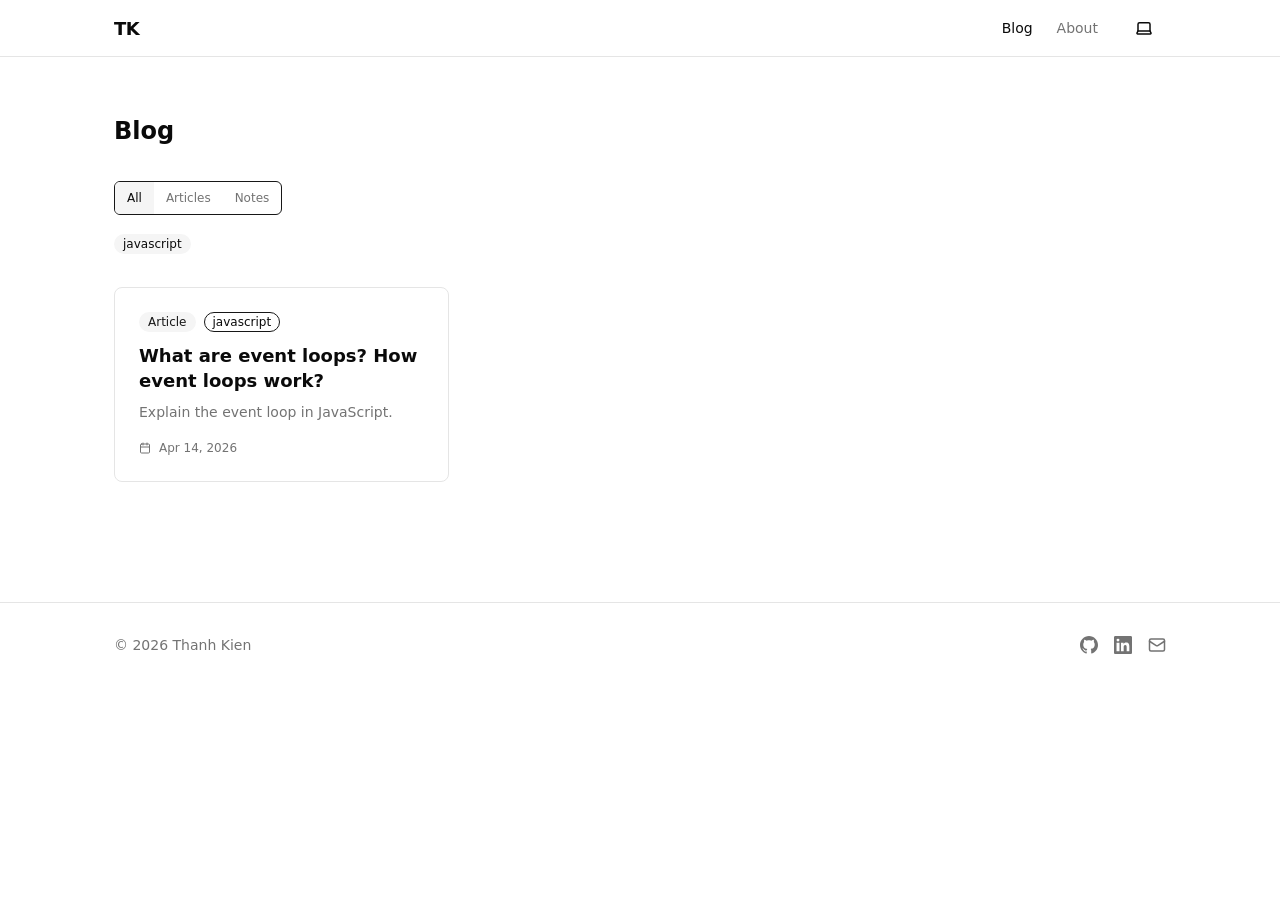
<file: blog/index.html>
<!DOCTYPE html><html lang="en"> <head><meta charset="UTF-8"><meta name="viewport" content="width=device-width, initial-scale=1"><link rel="icon" type="image/svg+xml" href="/favicon.svg"><link rel="icon" href="/favicon.ico"><meta name="generator" content="Astro v6.1.5"><meta name="astro-view-transitions-enabled" content="true"><meta name="astro-view-transitions-fallback" content="animate"><script type="module" src="/_astro/ClientRouter.astro_astro_type_script_index_0_lang.CpUNnzi_.js"></script><!-- Anti-flash theme + client-router theme persistence.
         is:inline = synchronous, runs before any CSS paints and before any navigation.
         Registers astro:before-swap here (not in a deferred module script) so the
         listener is guaranteed to be active for the very first navigation. --><script>
      (function () {
        function applyTheme() {
          try {
            var store = JSON.parse(
              localStorage.getItem("knowledge-theme") || "{}",
            );
            document.documentElement.dataset.theme = store.theme || "default";
            var mode = store.mode || "system";
            if (mode === "system") {
              document.documentElement.removeAttribute("data-mode");
            } else {
              document.documentElement.dataset.mode = mode;
            }
          } catch (_) {
            document.documentElement.dataset.theme = "default";
            document.documentElement.removeAttribute("data-mode");
          }
        }

        applyTheme();

        // Re-apply after every client-side navigation swap.
        // astro:after-swap fires after the new document is in the DOM —
        // re-reading localStorage here is the most reliable source of truth.
        document.addEventListener("astro:after-swap", applyTheme);
      })();
    </script><!-- Restore hero visibility for no-JS users (layout.css pre-hides .hero-animate for GSAP) --><noscript><style>
        .hero-animate {
          opacity: 1 !important;
          transform: none !important;
        }
      </style></noscript><link as="font" crossorigin rel="preload" href="https://fonts.bunny.net/inter/files/inter-latin-variable-wghtOnly-normal.woff2" type="font/woff2"><style>@font-face {font-weight: 400 700;font-style: normal;font-family: 'Inter';font-display: swap;src: url(https://fonts.bunny.net/inter/files/inter-latin-variable-wghtOnly-normal.woff2)} @font-face { font-family: '_font_fallback_1299594187425'; size-adjust: 107.64%; src: local('Arial'); ascent-override: 90.00%; descent-override: 22.43%; line-gap-override: 0.00%; }</style><title>Blog — Thanh Kien</title><link rel="canonical" href="https://thankkien.github.io/blog/"><meta name="description" content="Articles and notes on web development, system design, and more."><meta name="robots" content="index, follow"><meta property="og:title" content="Blog — Thanh Kien"><meta property="og:type" content="website"><meta property="og:image" content="https://thankkien.github.io/og-default.png"><meta property="og:url" content="https://thankkien.github.io/blog/"><meta property="og:description" content="Articles and notes on web development, system design, and more."><meta property="og:site_name" content="Thanh Kien"><meta name="twitter:card" content="summary_large_image"><meta name="twitter:title" content="Blog — Thanh Kien"><meta name="twitter:image" content="https://thankkien.github.io/og-default.png"><meta name="twitter:description" content="Articles and notes on web development, system design, and more."><link rel="stylesheet" href="/_astro/Layout.YU_Ap4cv.css">
<link rel="stylesheet" href="/_astro/BlogFilter.N5XyLDh5.css">
<style>.ui-button{vertical-align:middle;user-select:none;white-space:nowrap;justify-content:center;align-items:center;gap:var(--button-gap-md);height:var(--button-height-md);padding-inline:var(--button-padding-x-md);font-size:var(--button-font-size-md);font-weight:var(--button-font-weight);border-radius:var(--button-radius);border:var(--button-border-width) solid transparent;color:inherit;cursor:pointer;transition:background-color var(--button-transition-duration) var(--button-transition-easing), color var(--button-transition-duration) var(--button-transition-easing), border-color var(--button-transition-duration) var(--button-transition-easing), opacity var(--button-transition-duration) var(--button-transition-easing);background:0 0;display:inline-flex}.ui-button[data-size=sm]{gap:var(--button-gap-sm);height:var(--button-height-sm);padding-inline:var(--button-padding-x-sm);font-size:var(--button-font-size-sm)}.ui-button[data-size=lg]{gap:var(--button-gap-lg);height:var(--button-height-lg);padding-inline:var(--button-padding-x-lg);font-size:var(--button-font-size-lg)}.ui-button[data-full-width]{width:100%}.ui-button[data-variant=solid][data-tone=brand]{background:var(--button-bg-solid-brand);color:var(--button-fg-solid-brand)}.ui-button[data-variant=solid][data-tone=neutral]{background:var(--button-bg-solid-neutral);color:var(--button-fg-solid-neutral)}.ui-button[data-variant=solid][data-tone=danger]{background:var(--button-bg-solid-danger);color:var(--button-fg-solid-danger)}.ui-button[data-variant=soft][data-tone=brand]{background:var(--button-bg-soft-brand);color:var(--button-fg-soft-brand)}.ui-button[data-variant=soft][data-tone=neutral]{background:var(--button-bg-soft-neutral);color:var(--button-fg-soft-neutral)}.ui-button[data-variant=soft][data-tone=danger]{background:var(--button-bg-soft-danger);color:var(--button-fg-soft-danger)}.ui-button[data-variant=ghost]{background:0 0;border-color:#0000}.ui-button[data-variant=ghost][data-tone=brand]{color:var(--button-fg-ghost-brand)}.ui-button[data-variant=ghost][data-tone=neutral]{color:var(--button-fg-ghost-neutral)}.ui-button[data-variant=ghost][data-tone=danger]{color:var(--button-fg-ghost-danger)}.ui-button[data-variant=outline]{background:0 0}.ui-button[data-variant=outline][data-tone=brand]{color:var(--button-fg-outline-brand);border-color:var(--button-border-color-brand)}.ui-button[data-variant=outline][data-tone=neutral]{color:var(--button-fg-outline-neutral);border-color:var(--button-border-color-neutral)}.ui-button[data-variant=outline][data-tone=danger]{color:var(--button-fg-outline-danger);border-color:var(--button-border-color-danger)}.ui-button:disabled,.ui-button[data-loading]{opacity:var(--button-disabled-opacity);cursor:not-allowed}.ui-button:focus-visible{outline:2px solid var(--button-focus-ring);outline-offset:2px}
</style><script type="module" src="/_astro/page.whFYnH0f.js"></script>
<script>!(function(w,p,f,c){if(!window.crossOriginIsolated && !navigator.serviceWorker) return;c=w[p]=Object.assign(w[p]||{},{"lib":"/~partytown/","debug":false});c[f]=(c[f]||[])})(window,'partytown','forward');/* Partytown 0.11.2 - MIT QwikDev */
const t={preserveBehavior:!1},e=e=>{if("string"==typeof e)return[e,t];const[n,r=t]=e;return[n,{...t,...r}]},n=Object.freeze((t=>{const e=new Set;let n=[];do{Object.getOwnPropertyNames(n).forEach((t=>{"function"==typeof n[t]&&e.add(t)}))}while((n=Object.getPrototypeOf(n))!==Object.prototype);return Array.from(e)})());!function(t,r,o,i,a,s,c,l,d,p,u=t,f){function h(){f||(f=1,"/"==(c=(s.lib||"/~partytown/")+(s.debug?"debug/":""))[0]&&(d=r.querySelectorAll('script[type="text/partytown"]'),i!=t?i.dispatchEvent(new CustomEvent("pt1",{detail:t})):(l=setTimeout(v,(null==s?void 0:s.fallbackTimeout)||1e4),r.addEventListener("pt0",w),a?y(1):o.serviceWorker?o.serviceWorker.register(c+(s.swPath||"partytown-sw.js"),{scope:c}).then((function(t){t.active?y():t.installing&&t.installing.addEventListener("statechange",(function(t){"activated"==t.target.state&&y()}))}),console.error):v())))}function y(e){p=r.createElement(e?"script":"iframe"),t._pttab=Date.now(),e||(p.style.display="block",p.style.width="0",p.style.height="0",p.style.border="0",p.style.visibility="hidden",p.setAttribute("aria-hidden",!0)),p.src=c+"partytown-"+(e?"atomics.js?v=0.11.2":"sandbox-sw.html?"+t._pttab),r.querySelector(s.sandboxParent||"body").appendChild(p)}function v(n,o){for(w(),i==t&&(s.forward||[]).map((function(n){const[r]=e(n);delete t[r.split(".")[0]]})),n=0;n<d.length;n++)(o=r.createElement("script")).innerHTML=d[n].innerHTML,o.nonce=s.nonce,r.head.appendChild(o);p&&p.parentNode.removeChild(p)}function w(){clearTimeout(l)}s=t.partytown||{},i==t&&(s.forward||[]).map((function(r){const[o,{preserveBehavior:i}]=e(r);u=t,o.split(".").map((function(e,r,o){var a;u=u[o[r]]=r+1<o.length?u[o[r]]||(a=o[r+1],n.includes(a)?[]:{}):(()=>{let e=null;if(i){const{methodOrProperty:n,thisObject:r}=((t,e)=>{let n=t;for(let t=0;t<e.length-1;t+=1)n=n[e[t]];return{thisObject:n,methodOrProperty:e.length>0?n[e[e.length-1]]:void 0}})(t,o);"function"==typeof n&&(e=(...t)=>n.apply(r,...t))}return function(){let n;return e&&(n=e(arguments)),(t._ptf=t._ptf||[]).push(o,arguments),n}})()}))})),"complete"==r.readyState?h():(t.addEventListener("DOMContentLoaded",h),t.addEventListener("load",h))}(window,document,navigator,top,window.crossOriginIsolated);;(e=>{e.addEventListener("astro:before-swap",e=>{let r=document.body.querySelector("iframe[src*='/~partytown/']");if(r)e.newDocument.body.append(r)})})(document);</script></head> <body> <script type="module">function n(){const e=window.location.pathname,t=document.querySelector(".site-header__logo"),r=document.querySelectorAll(".site-header__nav-link");t&&(t.ariaCurrent=e==="/"?"page":null),r.forEach(a=>{a.ariaCurrent=e.startsWith(a.getAttribute("href")??"")?"page":null})}document.addEventListener("astro:after-swap",n);</script> <header class="site-header" data-astro-transition-persist="astro-5lkratfz-1"> <div class="container site-header__inner"> <a href="/" class="site-header__logo">TK</a> <nav class="site-header__nav" aria-label="Main navigation"> <a href="/blog" class="site-header__nav-link" aria-current="page"> Blog </a><a href="/about" class="site-header__nav-link"> About </a> <style>astro-island,astro-slot,astro-static-slot{display:contents}</style><script>(()=>{var e=async t=>{await(await t())()};(self.Astro||(self.Astro={})).only=e;window.dispatchEvent(new Event("astro:only"));})();</script><script>(()=>{var A=Object.defineProperty;var g=(i,o,a)=>o in i?A(i,o,{enumerable:!0,configurable:!0,writable:!0,value:a}):i[o]=a;var d=(i,o,a)=>g(i,typeof o!="symbol"?o+"":o,a);{let i={0:t=>m(t),1:t=>a(t),2:t=>new RegExp(t),3:t=>new Date(t),4:t=>new Map(a(t)),5:t=>new Set(a(t)),6:t=>BigInt(t),7:t=>new URL(t),8:t=>new Uint8Array(t),9:t=>new Uint16Array(t),10:t=>new Uint32Array(t),11:t=>Number.POSITIVE_INFINITY*t},o=t=>{let[l,e]=t;return l in i?i[l](e):void 0},a=t=>t.map(o),m=t=>typeof t!="object"||t===null?t:Object.fromEntries(Object.entries(t).map(([l,e])=>[l,o(e)]));class y extends HTMLElement{constructor(){super(...arguments);d(this,"Component");d(this,"hydrator");d(this,"hydrate",async()=>{var b;if(!this.hydrator||!this.isConnected)return;let e=(b=this.parentElement)==null?void 0:b.closest("astro-island[ssr]");if(e){e.addEventListener("astro:hydrate",this.hydrate,{once:!0});return}let c=this.querySelectorAll("astro-slot"),n={},h=this.querySelectorAll("template[data-astro-template]");for(let r of h){let s=r.closest(this.tagName);s!=null&&s.isSameNode(this)&&(n[r.getAttribute("data-astro-template")||"default"]=r.innerHTML,r.remove())}for(let r of c){let s=r.closest(this.tagName);s!=null&&s.isSameNode(this)&&(n[r.getAttribute("name")||"default"]=r.innerHTML)}let p;try{p=this.hasAttribute("props")?m(JSON.parse(this.getAttribute("props"))):{}}catch(r){let s=this.getAttribute("component-url")||"<unknown>",v=this.getAttribute("component-export");throw v&&(s+=` (export ${v})`),console.error(`[hydrate] Error parsing props for component ${s}`,this.getAttribute("props"),r),r}let u;await this.hydrator(this)(this.Component,p,n,{client:this.getAttribute("client")}),this.removeAttribute("ssr"),this.dispatchEvent(new CustomEvent("astro:hydrate"))});d(this,"unmount",()=>{this.isConnected||this.dispatchEvent(new CustomEvent("astro:unmount"))})}disconnectedCallback(){document.removeEventListener("astro:after-swap",this.unmount),document.addEventListener("astro:after-swap",this.unmount,{once:!0})}connectedCallback(){if(!this.hasAttribute("await-children")||document.readyState==="interactive"||document.readyState==="complete")this.childrenConnectedCallback();else{let e=()=>{document.removeEventListener("DOMContentLoaded",e),c.disconnect(),this.childrenConnectedCallback()},c=new MutationObserver(()=>{var n;((n=this.lastChild)==null?void 0:n.nodeType)===Node.COMMENT_NODE&&this.lastChild.nodeValue==="astro:end"&&(this.lastChild.remove(),e())});c.observe(this,{childList:!0}),document.addEventListener("DOMContentLoaded",e)}}async childrenConnectedCallback(){let e=this.getAttribute("before-hydration-url");e&&await import(e),this.start()}async start(){let e=JSON.parse(this.getAttribute("opts")),c=this.getAttribute("client");if(Astro[c]===void 0){window.addEventListener(`astro:${c}`,()=>this.start(),{once:!0});return}try{await Astro[c](async()=>{let n=this.getAttribute("renderer-url"),[h,{default:p}]=await Promise.all([import(this.getAttribute("component-url")),n?import(n):()=>()=>{}]),u=this.getAttribute("component-export")||"default";if(!u.includes("."))this.Component=h[u];else{this.Component=h;for(let f of u.split("."))this.Component=this.Component[f]}return this.hydrator=p,this.hydrate},e,this)}catch(n){console.error(`[astro-island] Error hydrating ${this.getAttribute("component-url")}`,n)}}attributeChangedCallback(){this.hydrate()}}d(y,"observedAttributes",["props"]),customElements.get("astro-island")||customElements.define("astro-island",y)}})();</script><astro-island uid="2htpxg" component-url="/_astro/ThemeToggle.1FoyVb1Y.js" component-export="default" renderer-url="/_astro/client.CRYt7bWG.js" props="{}" ssr client="only" opts="{&quot;name&quot;:&quot;ThemeToggle&quot;,&quot;value&quot;:&quot;solid-js&quot;}" await-children><span class="theme-toggle-placeholder" aria-hidden="true"></span><template data-astro-template="fallback"><span class="theme-toggle-placeholder" aria-hidden="true"></span></template><!--astro:end--></astro-island> </nav> </div> </header> <main class="site-main">  <div class="container"> <h1 class="section-heading" style="margin-bottom: var(--spacing-xl)">
Blog
</h1> <astro-island uid="ip8jq" component-url="/_astro/BlogFilter.BJphVSQI.js" component-export="default" renderer-url="/_astro/client.CRYt7bWG.js" props="{&quot;allTags&quot;:[1,[[0,&quot;javascript&quot;]]],&quot;initialType&quot;:[0,&quot;all&quot;],&quot;initialTag&quot;:[0,&quot;&quot;]}" ssr client="only" opts="{&quot;name&quot;:&quot;BlogFilter&quot;,&quot;value&quot;:&quot;solid-js&quot;}" await-children><div class="blog-filter-skeleton"> <div class="blog-filter-skeleton__row"></div> <div class="blog-filter-skeleton__row blog-filter-skeleton__row--tags"></div> </div><template data-astro-template="fallback"><div class="blog-filter-skeleton"> <div class="blog-filter-skeleton__row"></div> <div class="blog-filter-skeleton__row blog-filter-skeleton__row--tags"></div> </div></template><!--astro:end--></astro-island> <div id="posts-container" class="post-grid"> <div data-post-type="article" data-post-tags="[&#34;javascript&#34;]" style> <a href="/blog/2026-04-14-event-loops" class="post-card"> <div class="post-card__badges"> <span class="ui-badge" data-size="sm" data-variant="soft" data-tone="brand"> Article </span> <span class="ui-badge" data-size="sm" data-variant="outline" data-tone="neutral"> javascript </span> </div> <h3 class="post-card__title">What are event loops? How event loops work?</h3> <p class="post-card__description">Explain the event loop in JavaScript.</p> <div class="post-card__meta"> <svg xmlns="http://www.w3.org/2000/svg" width="12" height="12" viewBox="0 0 24 24" fill="none" stroke="currentColor" stroke-width="2" stroke-linecap="round" stroke-linejoin="round" aria-hidden="true"> <rect width="18" height="18" x="3" y="4" rx="2" ry="2"></rect> <line x1="16" x2="16" y1="2" y2="6"></line> <line x1="8" x2="8" y1="2" y2="6"></line> <line x1="3" x2="21" y1="10" y2="10"></line> </svg> <span>Apr 14, 2026</span>  </div> </a> </div> </div> </div>  </main> <footer class="site-footer"> <div class="container site-footer__inner"> <p class="site-footer__copy">© 2026 Thanh Kien</p> <div class="site-footer__social"> <a href="https://github.com/thankkien" class="site-footer__social-link" aria-label="GitHub" target="_blank" rel="noopener noreferrer"> <!-- GitHub mark SVG --> <svg xmlns="http://www.w3.org/2000/svg" width="18" height="18" viewBox="0 0 24 24" fill="currentColor" aria-hidden="true"> <path d="M12 0C5.37 0 0 5.37 0 12c0 5.3 3.438 9.8 8.205 11.385.6.113.82-.258.82-.577 0-.285-.01-1.04-.015-2.04-3.338.724-4.042-1.61-4.042-1.61-.546-1.385-1.335-1.755-1.335-1.755-1.087-.744.084-.729.084-.729 1.205.084 1.838 1.236 1.838 1.236 1.07 1.835 2.809 1.305 3.495.998.108-.776.417-1.305.76-1.605-2.665-.3-5.466-1.332-5.466-5.93 0-1.31.465-2.38 1.235-3.22-.135-.303-.54-1.523.105-3.176 0 0 1.005-.322 3.3 1.23.96-.267 1.98-.399 3-.405 1.02.006 2.04.138 3 .405 2.28-1.552 3.285-1.23 3.285-1.23.645 1.653.24 2.873.12 3.176.765.84 1.23 1.91 1.23 3.22 0 4.61-2.805 5.625-5.475 5.92.42.36.81 1.096.81 2.22 0 1.606-.015 2.896-.015 3.286 0 .315.21.69.825.57C20.565 21.795 24 17.295 24 12c0-6.63-5.37-12-12-12z"></path> </svg> </a> <a href="https://linkedin.com/in/thankkien" class="site-footer__social-link" aria-label="LinkedIn" target="_blank" rel="noopener noreferrer"> <!-- LinkedIn logo SVG --> <svg xmlns="http://www.w3.org/2000/svg" width="18" height="18" viewBox="0 0 24 24" fill="currentColor" aria-hidden="true"> <path d="M20.447 20.452H16.89v-5.569c0-1.328-.027-3.037-1.852-3.037-1.853 0-2.136 1.445-2.136 2.939v5.667H9.351V9h3.414v1.561h.046c.477-.9 1.637-1.85 3.37-1.85 3.601 0 4.267 2.37 4.267 5.455v6.286zM5.337 7.433a1.938 1.938 0 0 1-1.94-1.937 1.938 1.938 0 1 1 1.94 1.937zm1.962 13.019H3.375V9h3.924v11.452zM22.225 0H1.771C.792 0 0 .774 0 1.729v20.542C0 23.227.792 24 1.771 24h20.451C23.2 24 24 23.227 24 22.271V1.729C24 .774 23.2 0 22.222 0h.003z"></path> </svg> </a> <a href="mailto:hello@thankkien.dev" class="site-footer__social-link" aria-label="Email"> <svg width="18" height="18" viewBox="0 0 24 24" fill="none" stroke="currentColor" stroke-width="2" stroke-linecap="round" stroke-linejoin="round" aria-hidden="true"><rect width="20" height="16" x="2" y="4" rx="2"></rect><path d="m22 7-8.97 5.7a1.94 1.94 0 0 1-2.06 0L2 7"></path></svg> </a> </div> </div> </footer> </body></html>
</file>
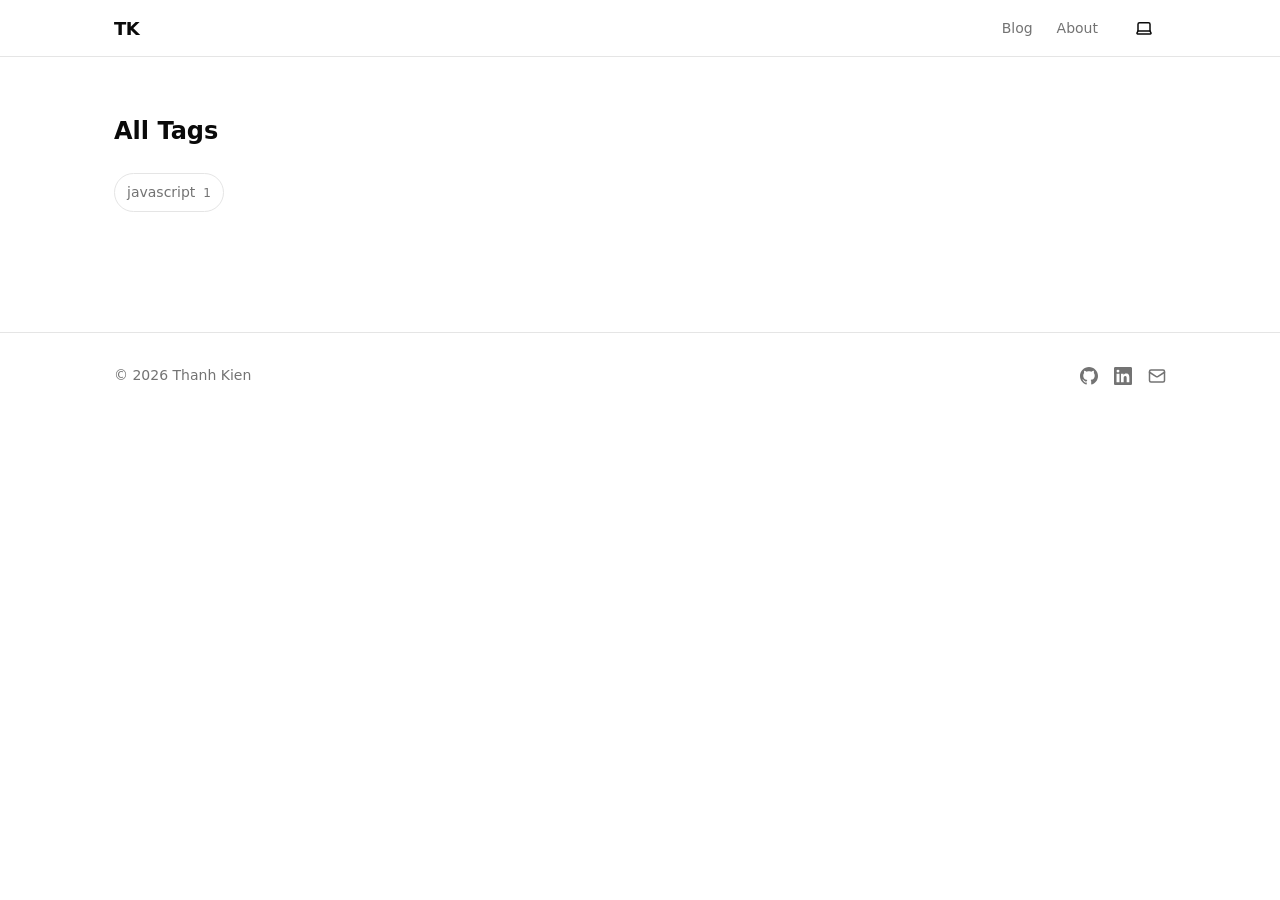
<file: tags/index.html>
<!DOCTYPE html><html lang="en"> <head><meta charset="UTF-8"><meta name="viewport" content="width=device-width, initial-scale=1"><link rel="icon" type="image/svg+xml" href="/favicon.svg"><link rel="icon" href="/favicon.ico"><meta name="generator" content="Astro v6.1.5"><meta name="astro-view-transitions-enabled" content="true"><meta name="astro-view-transitions-fallback" content="animate"><script type="module" src="/_astro/ClientRouter.astro_astro_type_script_index_0_lang.CpUNnzi_.js"></script><!-- Anti-flash theme + client-router theme persistence.
         is:inline = synchronous, runs before any CSS paints and before any navigation.
         Registers astro:before-swap here (not in a deferred module script) so the
         listener is guaranteed to be active for the very first navigation. --><script>
      (function () {
        function applyTheme() {
          try {
            var store = JSON.parse(
              localStorage.getItem("knowledge-theme") || "{}",
            );
            document.documentElement.dataset.theme = store.theme || "default";
            var mode = store.mode || "system";
            if (mode === "system") {
              document.documentElement.removeAttribute("data-mode");
            } else {
              document.documentElement.dataset.mode = mode;
            }
          } catch (_) {
            document.documentElement.dataset.theme = "default";
            document.documentElement.removeAttribute("data-mode");
          }
        }

        applyTheme();

        // Re-apply after every client-side navigation swap.
        // astro:after-swap fires after the new document is in the DOM —
        // re-reading localStorage here is the most reliable source of truth.
        document.addEventListener("astro:after-swap", applyTheme);
      })();
    </script><!-- Restore hero visibility for no-JS users (layout.css pre-hides .hero-animate for GSAP) --><noscript><style>
        .hero-animate {
          opacity: 1 !important;
          transform: none !important;
        }
      </style></noscript><link as="font" crossorigin rel="preload" href="https://fonts.bunny.net/inter/files/inter-latin-variable-wghtOnly-normal.woff2" type="font/woff2"><style>@font-face {font-weight: 400 700;font-style: normal;font-family: 'Inter';font-display: swap;src: url(https://fonts.bunny.net/inter/files/inter-latin-variable-wghtOnly-normal.woff2)} @font-face { font-family: '_font_fallback_1752449183459'; size-adjust: 107.64%; src: local('Arial'); ascent-override: 90.00%; descent-override: 22.43%; line-gap-override: 0.00%; }</style><title>Tags — Thanh Kien</title><link rel="canonical" href="https://thankkien.github.io/tags/"><meta name="description" content="Browse all topics and tags."><meta name="robots" content="index, follow"><meta property="og:title" content="Tags — Thanh Kien"><meta property="og:type" content="website"><meta property="og:image" content="https://thankkien.github.io/og-default.png"><meta property="og:url" content="https://thankkien.github.io/tags/"><meta property="og:description" content="Browse all topics and tags."><meta property="og:site_name" content="Thanh Kien"><meta name="twitter:card" content="summary_large_image"><meta name="twitter:title" content="Tags — Thanh Kien"><meta name="twitter:image" content="https://thankkien.github.io/og-default.png"><meta name="twitter:description" content="Browse all topics and tags."><link rel="stylesheet" href="/_astro/Layout.YU_Ap4cv.css">
<link rel="stylesheet" href="/_astro/BlogFilter.N5XyLDh5.css">
<style>.ui-button{vertical-align:middle;user-select:none;white-space:nowrap;justify-content:center;align-items:center;gap:var(--button-gap-md);height:var(--button-height-md);padding-inline:var(--button-padding-x-md);font-size:var(--button-font-size-md);font-weight:var(--button-font-weight);border-radius:var(--button-radius);border:var(--button-border-width) solid transparent;color:inherit;cursor:pointer;transition:background-color var(--button-transition-duration) var(--button-transition-easing), color var(--button-transition-duration) var(--button-transition-easing), border-color var(--button-transition-duration) var(--button-transition-easing), opacity var(--button-transition-duration) var(--button-transition-easing);background:0 0;display:inline-flex}.ui-button[data-size=sm]{gap:var(--button-gap-sm);height:var(--button-height-sm);padding-inline:var(--button-padding-x-sm);font-size:var(--button-font-size-sm)}.ui-button[data-size=lg]{gap:var(--button-gap-lg);height:var(--button-height-lg);padding-inline:var(--button-padding-x-lg);font-size:var(--button-font-size-lg)}.ui-button[data-full-width]{width:100%}.ui-button[data-variant=solid][data-tone=brand]{background:var(--button-bg-solid-brand);color:var(--button-fg-solid-brand)}.ui-button[data-variant=solid][data-tone=neutral]{background:var(--button-bg-solid-neutral);color:var(--button-fg-solid-neutral)}.ui-button[data-variant=solid][data-tone=danger]{background:var(--button-bg-solid-danger);color:var(--button-fg-solid-danger)}.ui-button[data-variant=soft][data-tone=brand]{background:var(--button-bg-soft-brand);color:var(--button-fg-soft-brand)}.ui-button[data-variant=soft][data-tone=neutral]{background:var(--button-bg-soft-neutral);color:var(--button-fg-soft-neutral)}.ui-button[data-variant=soft][data-tone=danger]{background:var(--button-bg-soft-danger);color:var(--button-fg-soft-danger)}.ui-button[data-variant=ghost]{background:0 0;border-color:#0000}.ui-button[data-variant=ghost][data-tone=brand]{color:var(--button-fg-ghost-brand)}.ui-button[data-variant=ghost][data-tone=neutral]{color:var(--button-fg-ghost-neutral)}.ui-button[data-variant=ghost][data-tone=danger]{color:var(--button-fg-ghost-danger)}.ui-button[data-variant=outline]{background:0 0}.ui-button[data-variant=outline][data-tone=brand]{color:var(--button-fg-outline-brand);border-color:var(--button-border-color-brand)}.ui-button[data-variant=outline][data-tone=neutral]{color:var(--button-fg-outline-neutral);border-color:var(--button-border-color-neutral)}.ui-button[data-variant=outline][data-tone=danger]{color:var(--button-fg-outline-danger);border-color:var(--button-border-color-danger)}.ui-button:disabled,.ui-button[data-loading]{opacity:var(--button-disabled-opacity);cursor:not-allowed}.ui-button:focus-visible{outline:2px solid var(--button-focus-ring);outline-offset:2px}
</style><script type="module" src="/_astro/page.whFYnH0f.js"></script>
<script>!(function(w,p,f,c){if(!window.crossOriginIsolated && !navigator.serviceWorker) return;c=w[p]=Object.assign(w[p]||{},{"lib":"/~partytown/","debug":false});c[f]=(c[f]||[])})(window,'partytown','forward');/* Partytown 0.11.2 - MIT QwikDev */
const t={preserveBehavior:!1},e=e=>{if("string"==typeof e)return[e,t];const[n,r=t]=e;return[n,{...t,...r}]},n=Object.freeze((t=>{const e=new Set;let n=[];do{Object.getOwnPropertyNames(n).forEach((t=>{"function"==typeof n[t]&&e.add(t)}))}while((n=Object.getPrototypeOf(n))!==Object.prototype);return Array.from(e)})());!function(t,r,o,i,a,s,c,l,d,p,u=t,f){function h(){f||(f=1,"/"==(c=(s.lib||"/~partytown/")+(s.debug?"debug/":""))[0]&&(d=r.querySelectorAll('script[type="text/partytown"]'),i!=t?i.dispatchEvent(new CustomEvent("pt1",{detail:t})):(l=setTimeout(v,(null==s?void 0:s.fallbackTimeout)||1e4),r.addEventListener("pt0",w),a?y(1):o.serviceWorker?o.serviceWorker.register(c+(s.swPath||"partytown-sw.js"),{scope:c}).then((function(t){t.active?y():t.installing&&t.installing.addEventListener("statechange",(function(t){"activated"==t.target.state&&y()}))}),console.error):v())))}function y(e){p=r.createElement(e?"script":"iframe"),t._pttab=Date.now(),e||(p.style.display="block",p.style.width="0",p.style.height="0",p.style.border="0",p.style.visibility="hidden",p.setAttribute("aria-hidden",!0)),p.src=c+"partytown-"+(e?"atomics.js?v=0.11.2":"sandbox-sw.html?"+t._pttab),r.querySelector(s.sandboxParent||"body").appendChild(p)}function v(n,o){for(w(),i==t&&(s.forward||[]).map((function(n){const[r]=e(n);delete t[r.split(".")[0]]})),n=0;n<d.length;n++)(o=r.createElement("script")).innerHTML=d[n].innerHTML,o.nonce=s.nonce,r.head.appendChild(o);p&&p.parentNode.removeChild(p)}function w(){clearTimeout(l)}s=t.partytown||{},i==t&&(s.forward||[]).map((function(r){const[o,{preserveBehavior:i}]=e(r);u=t,o.split(".").map((function(e,r,o){var a;u=u[o[r]]=r+1<o.length?u[o[r]]||(a=o[r+1],n.includes(a)?[]:{}):(()=>{let e=null;if(i){const{methodOrProperty:n,thisObject:r}=((t,e)=>{let n=t;for(let t=0;t<e.length-1;t+=1)n=n[e[t]];return{thisObject:n,methodOrProperty:e.length>0?n[e[e.length-1]]:void 0}})(t,o);"function"==typeof n&&(e=(...t)=>n.apply(r,...t))}return function(){let n;return e&&(n=e(arguments)),(t._ptf=t._ptf||[]).push(o,arguments),n}})()}))})),"complete"==r.readyState?h():(t.addEventListener("DOMContentLoaded",h),t.addEventListener("load",h))}(window,document,navigator,top,window.crossOriginIsolated);;(e=>{e.addEventListener("astro:before-swap",e=>{let r=document.body.querySelector("iframe[src*='/~partytown/']");if(r)e.newDocument.body.append(r)})})(document);</script></head> <body> <script type="module">function n(){const e=window.location.pathname,t=document.querySelector(".site-header__logo"),r=document.querySelectorAll(".site-header__nav-link");t&&(t.ariaCurrent=e==="/"?"page":null),r.forEach(a=>{a.ariaCurrent=e.startsWith(a.getAttribute("href")??"")?"page":null})}document.addEventListener("astro:after-swap",n);</script> <header class="site-header" data-astro-transition-persist="astro-5lkratfz-1"> <div class="container site-header__inner"> <a href="/" class="site-header__logo">TK</a> <nav class="site-header__nav" aria-label="Main navigation"> <a href="/blog" class="site-header__nav-link"> Blog </a><a href="/about" class="site-header__nav-link"> About </a> <style>astro-island,astro-slot,astro-static-slot{display:contents}</style><script>(()=>{var e=async t=>{await(await t())()};(self.Astro||(self.Astro={})).only=e;window.dispatchEvent(new Event("astro:only"));})();</script><script>(()=>{var A=Object.defineProperty;var g=(i,o,a)=>o in i?A(i,o,{enumerable:!0,configurable:!0,writable:!0,value:a}):i[o]=a;var d=(i,o,a)=>g(i,typeof o!="symbol"?o+"":o,a);{let i={0:t=>m(t),1:t=>a(t),2:t=>new RegExp(t),3:t=>new Date(t),4:t=>new Map(a(t)),5:t=>new Set(a(t)),6:t=>BigInt(t),7:t=>new URL(t),8:t=>new Uint8Array(t),9:t=>new Uint16Array(t),10:t=>new Uint32Array(t),11:t=>Number.POSITIVE_INFINITY*t},o=t=>{let[l,e]=t;return l in i?i[l](e):void 0},a=t=>t.map(o),m=t=>typeof t!="object"||t===null?t:Object.fromEntries(Object.entries(t).map(([l,e])=>[l,o(e)]));class y extends HTMLElement{constructor(){super(...arguments);d(this,"Component");d(this,"hydrator");d(this,"hydrate",async()=>{var b;if(!this.hydrator||!this.isConnected)return;let e=(b=this.parentElement)==null?void 0:b.closest("astro-island[ssr]");if(e){e.addEventListener("astro:hydrate",this.hydrate,{once:!0});return}let c=this.querySelectorAll("astro-slot"),n={},h=this.querySelectorAll("template[data-astro-template]");for(let r of h){let s=r.closest(this.tagName);s!=null&&s.isSameNode(this)&&(n[r.getAttribute("data-astro-template")||"default"]=r.innerHTML,r.remove())}for(let r of c){let s=r.closest(this.tagName);s!=null&&s.isSameNode(this)&&(n[r.getAttribute("name")||"default"]=r.innerHTML)}let p;try{p=this.hasAttribute("props")?m(JSON.parse(this.getAttribute("props"))):{}}catch(r){let s=this.getAttribute("component-url")||"<unknown>",v=this.getAttribute("component-export");throw v&&(s+=` (export ${v})`),console.error(`[hydrate] Error parsing props for component ${s}`,this.getAttribute("props"),r),r}let u;await this.hydrator(this)(this.Component,p,n,{client:this.getAttribute("client")}),this.removeAttribute("ssr"),this.dispatchEvent(new CustomEvent("astro:hydrate"))});d(this,"unmount",()=>{this.isConnected||this.dispatchEvent(new CustomEvent("astro:unmount"))})}disconnectedCallback(){document.removeEventListener("astro:after-swap",this.unmount),document.addEventListener("astro:after-swap",this.unmount,{once:!0})}connectedCallback(){if(!this.hasAttribute("await-children")||document.readyState==="interactive"||document.readyState==="complete")this.childrenConnectedCallback();else{let e=()=>{document.removeEventListener("DOMContentLoaded",e),c.disconnect(),this.childrenConnectedCallback()},c=new MutationObserver(()=>{var n;((n=this.lastChild)==null?void 0:n.nodeType)===Node.COMMENT_NODE&&this.lastChild.nodeValue==="astro:end"&&(this.lastChild.remove(),e())});c.observe(this,{childList:!0}),document.addEventListener("DOMContentLoaded",e)}}async childrenConnectedCallback(){let e=this.getAttribute("before-hydration-url");e&&await import(e),this.start()}async start(){let e=JSON.parse(this.getAttribute("opts")),c=this.getAttribute("client");if(Astro[c]===void 0){window.addEventListener(`astro:${c}`,()=>this.start(),{once:!0});return}try{await Astro[c](async()=>{let n=this.getAttribute("renderer-url"),[h,{default:p}]=await Promise.all([import(this.getAttribute("component-url")),n?import(n):()=>()=>{}]),u=this.getAttribute("component-export")||"default";if(!u.includes("."))this.Component=h[u];else{this.Component=h;for(let f of u.split("."))this.Component=this.Component[f]}return this.hydrator=p,this.hydrate},e,this)}catch(n){console.error(`[astro-island] Error hydrating ${this.getAttribute("component-url")}`,n)}}attributeChangedCallback(){this.hydrate()}}d(y,"observedAttributes",["props"]),customElements.get("astro-island")||customElements.define("astro-island",y)}})();</script><astro-island uid="2htpxg" component-url="/_astro/ThemeToggle.1FoyVb1Y.js" component-export="default" renderer-url="/_astro/client.CRYt7bWG.js" props="{}" ssr client="only" opts="{&quot;name&quot;:&quot;ThemeToggle&quot;,&quot;value&quot;:&quot;solid-js&quot;}" await-children><span class="theme-toggle-placeholder" aria-hidden="true"></span><template data-astro-template="fallback"><span class="theme-toggle-placeholder" aria-hidden="true"></span></template><!--astro:end--></astro-island> </nav> </div> </header> <main class="site-main">  <div class="container"> <h1 class="section-heading">All Tags</h1> <div class="tags-grid"> <a href="/tags/javascript" class="tag-pill"> <span>javascript</span> <span class="tag-pill__count">1</span> </a> </div> </div>  </main> <footer class="site-footer"> <div class="container site-footer__inner"> <p class="site-footer__copy">© 2026 Thanh Kien</p> <div class="site-footer__social"> <a href="https://github.com/thankkien" class="site-footer__social-link" aria-label="GitHub" target="_blank" rel="noopener noreferrer"> <!-- GitHub mark SVG --> <svg xmlns="http://www.w3.org/2000/svg" width="18" height="18" viewBox="0 0 24 24" fill="currentColor" aria-hidden="true"> <path d="M12 0C5.37 0 0 5.37 0 12c0 5.3 3.438 9.8 8.205 11.385.6.113.82-.258.82-.577 0-.285-.01-1.04-.015-2.04-3.338.724-4.042-1.61-4.042-1.61-.546-1.385-1.335-1.755-1.335-1.755-1.087-.744.084-.729.084-.729 1.205.084 1.838 1.236 1.838 1.236 1.07 1.835 2.809 1.305 3.495.998.108-.776.417-1.305.76-1.605-2.665-.3-5.466-1.332-5.466-5.93 0-1.31.465-2.38 1.235-3.22-.135-.303-.54-1.523.105-3.176 0 0 1.005-.322 3.3 1.23.96-.267 1.98-.399 3-.405 1.02.006 2.04.138 3 .405 2.28-1.552 3.285-1.23 3.285-1.23.645 1.653.24 2.873.12 3.176.765.84 1.23 1.91 1.23 3.22 0 4.61-2.805 5.625-5.475 5.92.42.36.81 1.096.81 2.22 0 1.606-.015 2.896-.015 3.286 0 .315.21.69.825.57C20.565 21.795 24 17.295 24 12c0-6.63-5.37-12-12-12z"></path> </svg> </a> <a href="https://linkedin.com/in/thankkien" class="site-footer__social-link" aria-label="LinkedIn" target="_blank" rel="noopener noreferrer"> <!-- LinkedIn logo SVG --> <svg xmlns="http://www.w3.org/2000/svg" width="18" height="18" viewBox="0 0 24 24" fill="currentColor" aria-hidden="true"> <path d="M20.447 20.452H16.89v-5.569c0-1.328-.027-3.037-1.852-3.037-1.853 0-2.136 1.445-2.136 2.939v5.667H9.351V9h3.414v1.561h.046c.477-.9 1.637-1.85 3.37-1.85 3.601 0 4.267 2.37 4.267 5.455v6.286zM5.337 7.433a1.938 1.938 0 0 1-1.94-1.937 1.938 1.938 0 1 1 1.94 1.937zm1.962 13.019H3.375V9h3.924v11.452zM22.225 0H1.771C.792 0 0 .774 0 1.729v20.542C0 23.227.792 24 1.771 24h20.451C23.2 24 24 23.227 24 22.271V1.729C24 .774 23.2 0 22.222 0h.003z"></path> </svg> </a> <a href="mailto:hello@thankkien.dev" class="site-footer__social-link" aria-label="Email"> <svg width="18" height="18" viewBox="0 0 24 24" fill="none" stroke="currentColor" stroke-width="2" stroke-linecap="round" stroke-linejoin="round" aria-hidden="true"><rect width="20" height="16" x="2" y="4" rx="2"></rect><path d="m22 7-8.97 5.7a1.94 1.94 0 0 1-2.06 0L2 7"></path></svg> </a> </div> </div> </footer> </body></html>
</file>
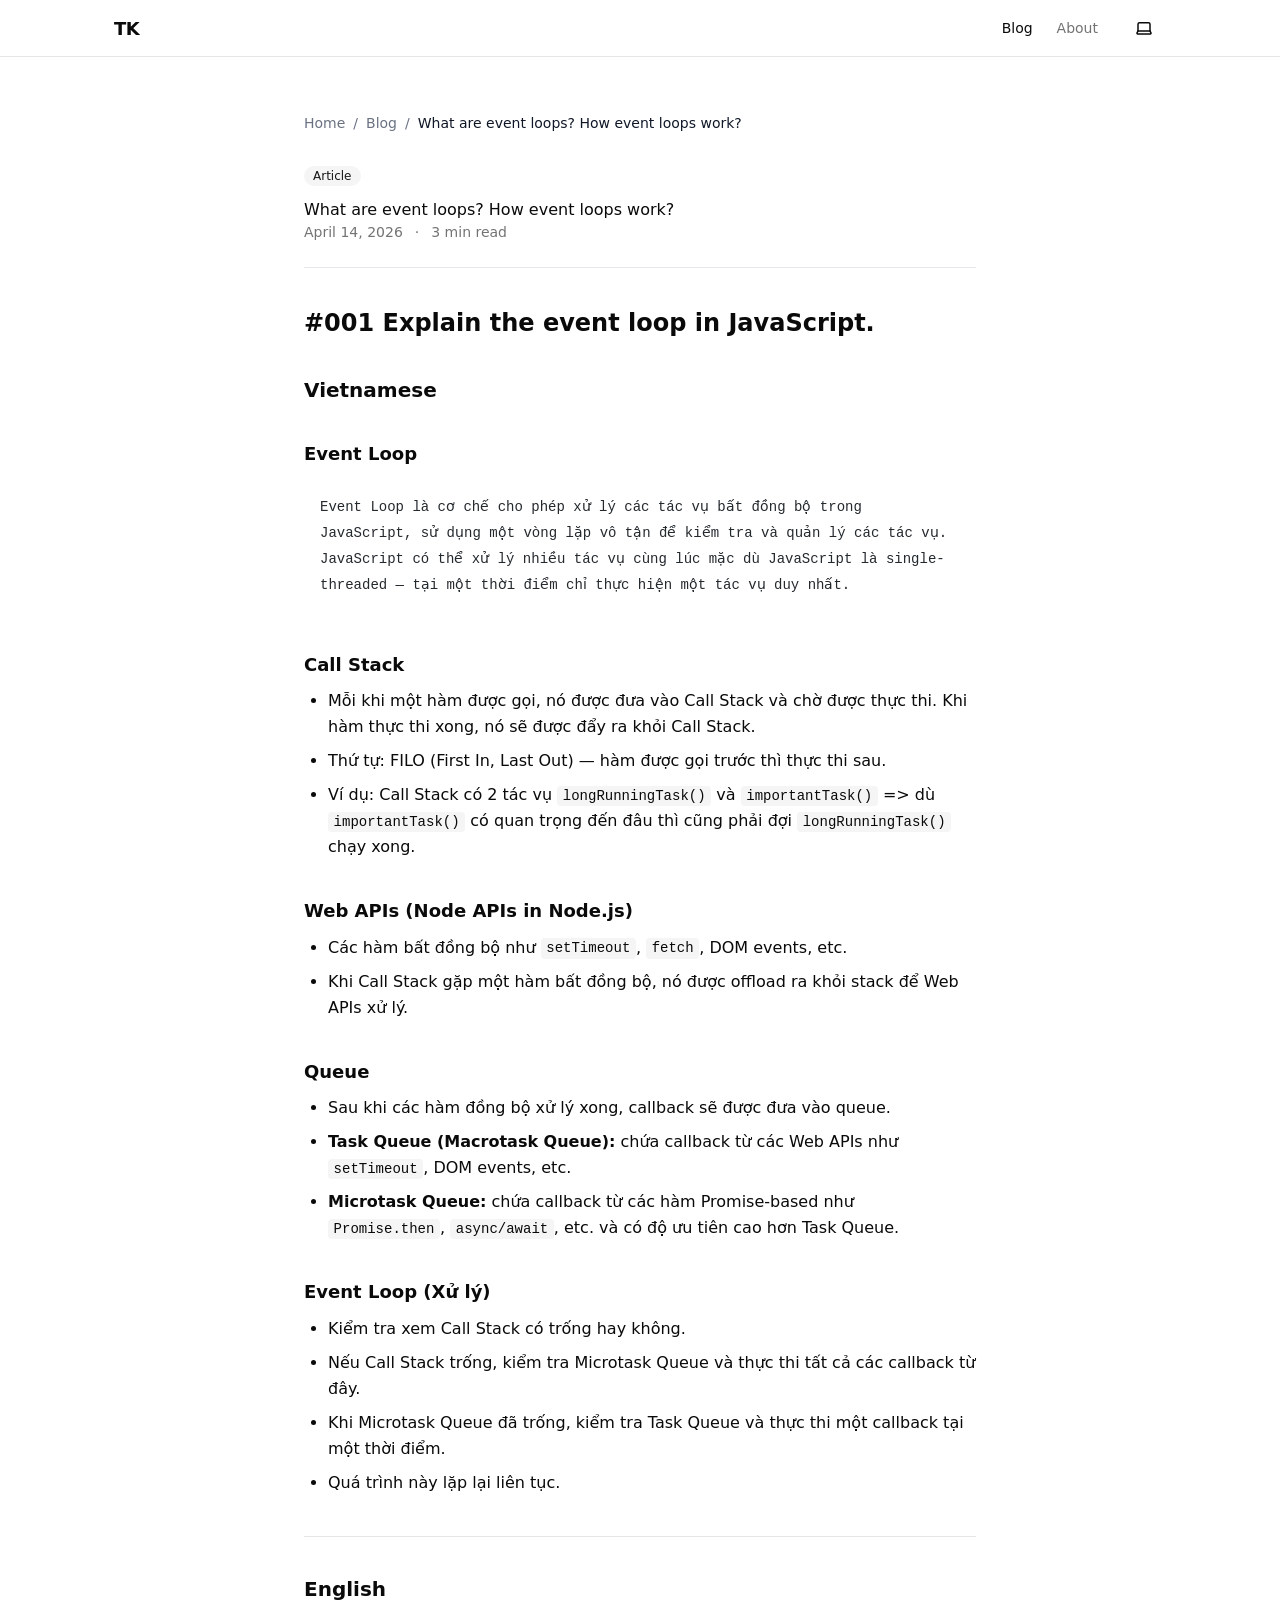
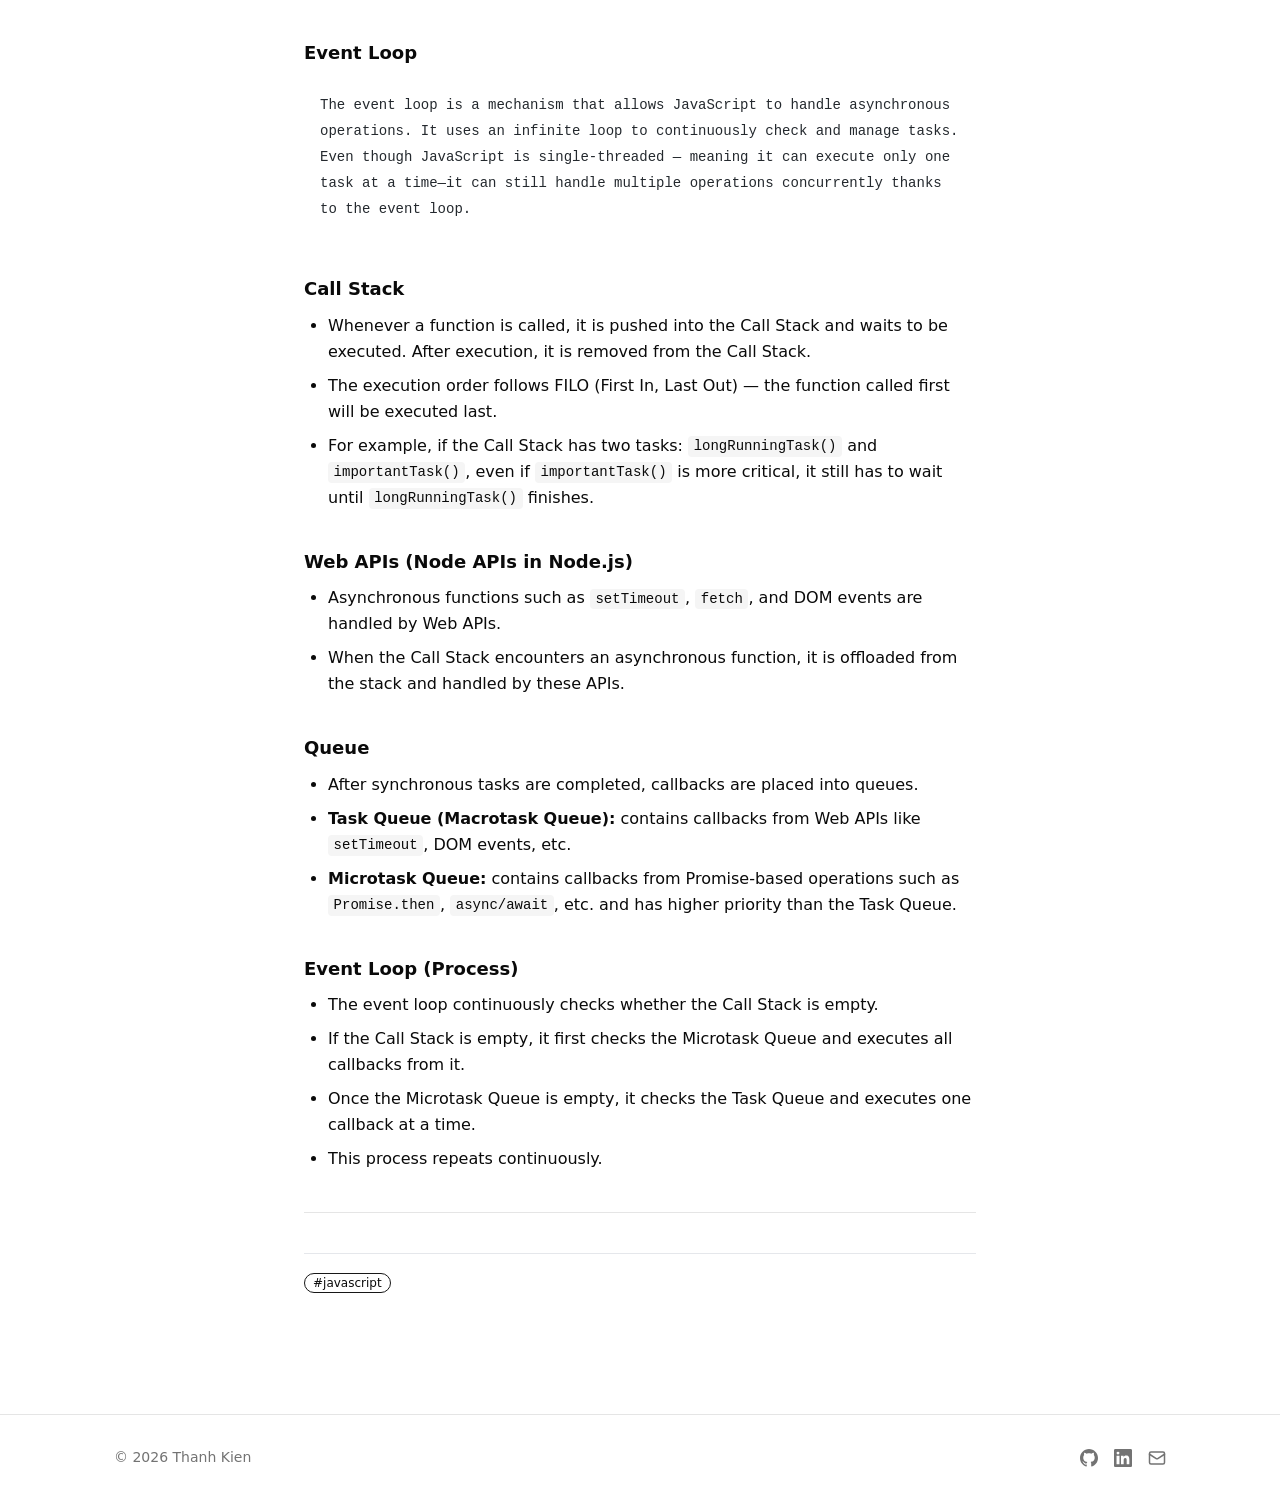
<file: blog/2026-04-14-event-loops/index.html>
<!DOCTYPE html><html lang="en"> <head><meta charset="UTF-8"><meta name="viewport" content="width=device-width, initial-scale=1"><link rel="icon" type="image/svg+xml" href="/favicon.svg"><link rel="icon" href="/favicon.ico"><meta name="generator" content="Astro v6.1.5"><meta name="astro-view-transitions-enabled" content="true"><meta name="astro-view-transitions-fallback" content="animate"><script type="module" src="/_astro/ClientRouter.astro_astro_type_script_index_0_lang.CpUNnzi_.js"></script><!-- Anti-flash theme + client-router theme persistence.
         is:inline = synchronous, runs before any CSS paints and before any navigation.
         Registers astro:before-swap here (not in a deferred module script) so the
         listener is guaranteed to be active for the very first navigation. --><script>
      (function () {
        function applyTheme() {
          try {
            var store = JSON.parse(
              localStorage.getItem("knowledge-theme") || "{}",
            );
            document.documentElement.dataset.theme = store.theme || "default";
            var mode = store.mode || "system";
            if (mode === "system") {
              document.documentElement.removeAttribute("data-mode");
            } else {
              document.documentElement.dataset.mode = mode;
            }
          } catch (_) {
            document.documentElement.dataset.theme = "default";
            document.documentElement.removeAttribute("data-mode");
          }
        }

        applyTheme();

        // Re-apply after every client-side navigation swap.
        // astro:after-swap fires after the new document is in the DOM —
        // re-reading localStorage here is the most reliable source of truth.
        document.addEventListener("astro:after-swap", applyTheme);
      })();
    </script><!-- Restore hero visibility for no-JS users (layout.css pre-hides .hero-animate for GSAP) --><noscript><style>
        .hero-animate {
          opacity: 1 !important;
          transform: none !important;
        }
      </style></noscript><link as="font" crossorigin rel="preload" href="https://fonts.bunny.net/inter/files/inter-latin-variable-wghtOnly-normal.woff2" type="font/woff2"><style>@font-face {font-weight: 400 700;font-style: normal;font-family: 'Inter';font-display: swap;src: url(https://fonts.bunny.net/inter/files/inter-latin-variable-wghtOnly-normal.woff2)} @font-face { font-family: '_font_fallback_980169364137'; size-adjust: 107.64%; src: local('Arial'); ascent-override: 90.00%; descent-override: 22.43%; line-gap-override: 0.00%; }</style><title>What are event loops? How event loops work?</title><link rel="canonical" href="https://thankkien.github.io/blog/2026-04-14-event-loops/"><meta name="description" content="Explain the event loop in JavaScript."><meta name="robots" content="index, follow"><meta property="og:title" content="What are event loops? How event loops work?"><meta property="og:type" content="website"><meta property="og:image" content="https://thankkien.github.io/og-default.png"><meta property="og:url" content="https://thankkien.github.io/blog/2026-04-14-event-loops/"><meta property="og:description" content="Explain the event loop in JavaScript."><meta property="og:site_name" content="Thanh Kien"><meta name="twitter:card" content="summary_large_image"><meta name="twitter:title" content="What are event loops? How event loops work?"><meta name="twitter:image" content="https://thankkien.github.io/og-default.png"><meta name="twitter:description" content="Explain the event loop in JavaScript."><link rel="stylesheet" href="/_astro/Layout.YU_Ap4cv.css">
<style>.ui-badge{height:var(--badge-size-md-height);padding-inline:var(--badge-size-md-padding-x);font-size:var(--badge-size-md-font-size);font-weight:var(--font-weight-medium);white-space:nowrap;border:var(--badge-border-width) solid transparent;border-radius:9999px;justify-content:center;align-items:center;display:inline-flex}.ui-badge[data-size=sm]{height:var(--badge-size-sm-height);padding-inline:var(--badge-size-sm-padding-x);font-size:var(--badge-size-sm-font-size)}.ui-badge[data-size=lg]{height:var(--badge-size-lg-height);padding-inline:var(--badge-size-lg-padding-x);font-size:var(--badge-size-lg-font-size)}.ui-badge[data-variant=soft][data-tone=neutral],.ui-badge[data-variant=soft]:not([data-tone]),.ui-badge:not([data-variant])[data-tone=neutral],.ui-badge:not([data-variant]):not([data-tone]){background:var(--color-muted);color:var(--color-foreground)}.ui-badge[data-variant=soft][data-tone=brand],.ui-badge:not([data-variant])[data-tone=brand]{background:var(--color-accent);color:var(--color-accent-foreground)}.ui-badge[data-variant=soft][data-tone=danger],.ui-badge:not([data-variant])[data-tone=danger]{background:var(--color-error-subtle);color:var(--color-error-foreground)}.ui-badge[data-variant=soft][data-tone=success],.ui-badge:not([data-variant])[data-tone=success]{background:var(--color-success-subtle);color:var(--color-success-foreground)}.ui-badge[data-variant=soft][data-tone=warning],.ui-badge:not([data-variant])[data-tone=warning]{background:var(--color-warning-subtle);color:var(--color-warning-foreground)}.ui-badge[data-variant=solid][data-tone=neutral],.ui-badge[data-variant=solid]:not([data-tone]){background:var(--color-foreground);color:var(--color-background)}.ui-badge[data-variant=solid][data-tone=brand]{background:var(--color-primary);color:var(--color-primary-foreground)}.ui-badge[data-variant=solid][data-tone=danger]{background:var(--color-error);color:var(--color-error-foreground)}.ui-badge[data-variant=solid][data-tone=success]{background:var(--color-success);color:var(--color-success-foreground)}.ui-badge[data-variant=solid][data-tone=warning]{background:var(--color-warning);color:var(--color-warning-foreground)}.ui-badge[data-variant=outline]{background:0 0}.ui-badge[data-variant=outline][data-tone=neutral],.ui-badge[data-variant=outline]:not([data-tone]){border-color:var(--color-border-emphasized);color:var(--color-foreground)}.ui-badge[data-variant=outline][data-tone=brand]{border-color:var(--color-primary);color:var(--color-accent-foreground)}.ui-badge[data-variant=outline][data-tone=danger]{border-color:var(--color-error);color:var(--color-error-foreground)}.ui-badge[data-variant=outline][data-tone=success]{border-color:var(--color-success);color:var(--color-success-foreground)}.ui-badge[data-variant=outline][data-tone=warning]{border-color:var(--color-warning);color:var(--color-warning-foreground)}.ui-breadcrumb__list{align-items:center;gap:var(--breadcrumb-separator-gap);flex-wrap:wrap;margin:0;padding:0;list-style:none;display:flex}.ui-breadcrumb__item{align-items:center;gap:var(--breadcrumb-separator-gap);font-size:var(--font-size-sm);display:inline-flex}.ui-breadcrumb__item:not(:last-child):after{content:"/";color:var(--breadcrumb-separator-color);pointer-events:none;user-select:none}.ui-breadcrumb__link{color:var(--breadcrumb-link-color);text-decoration:none;transition:color .15s}.ui-breadcrumb__link:hover{color:var(--breadcrumb-link-hover-color);text-decoration:underline}.ui-breadcrumb__link:focus-visible{outline:2px solid var(--breadcrumb-link-focus-ring);outline-offset:2px;border-radius:var(--radius-sm)}.ui-breadcrumb__current-page{color:var(--breadcrumb-current-page-color);font-weight:var(--breadcrumb-current-page-font-weight)}
.ui-button{vertical-align:middle;user-select:none;white-space:nowrap;justify-content:center;align-items:center;gap:var(--button-gap-md);height:var(--button-height-md);padding-inline:var(--button-padding-x-md);font-size:var(--button-font-size-md);font-weight:var(--button-font-weight);border-radius:var(--button-radius);border:var(--button-border-width) solid transparent;color:inherit;cursor:pointer;transition:background-color var(--button-transition-duration) var(--button-transition-easing), color var(--button-transition-duration) var(--button-transition-easing), border-color var(--button-transition-duration) var(--button-transition-easing), opacity var(--button-transition-duration) var(--button-transition-easing);background:0 0;display:inline-flex}.ui-button[data-size=sm]{gap:var(--button-gap-sm);height:var(--button-height-sm);padding-inline:var(--button-padding-x-sm);font-size:var(--button-font-size-sm)}.ui-button[data-size=lg]{gap:var(--button-gap-lg);height:var(--button-height-lg);padding-inline:var(--button-padding-x-lg);font-size:var(--button-font-size-lg)}.ui-button[data-full-width]{width:100%}.ui-button[data-variant=solid][data-tone=brand]{background:var(--button-bg-solid-brand);color:var(--button-fg-solid-brand)}.ui-button[data-variant=solid][data-tone=neutral]{background:var(--button-bg-solid-neutral);color:var(--button-fg-solid-neutral)}.ui-button[data-variant=solid][data-tone=danger]{background:var(--button-bg-solid-danger);color:var(--button-fg-solid-danger)}.ui-button[data-variant=soft][data-tone=brand]{background:var(--button-bg-soft-brand);color:var(--button-fg-soft-brand)}.ui-button[data-variant=soft][data-tone=neutral]{background:var(--button-bg-soft-neutral);color:var(--button-fg-soft-neutral)}.ui-button[data-variant=soft][data-tone=danger]{background:var(--button-bg-soft-danger);color:var(--button-fg-soft-danger)}.ui-button[data-variant=ghost]{background:0 0;border-color:#0000}.ui-button[data-variant=ghost][data-tone=brand]{color:var(--button-fg-ghost-brand)}.ui-button[data-variant=ghost][data-tone=neutral]{color:var(--button-fg-ghost-neutral)}.ui-button[data-variant=ghost][data-tone=danger]{color:var(--button-fg-ghost-danger)}.ui-button[data-variant=outline]{background:0 0}.ui-button[data-variant=outline][data-tone=brand]{color:var(--button-fg-outline-brand);border-color:var(--button-border-color-brand)}.ui-button[data-variant=outline][data-tone=neutral]{color:var(--button-fg-outline-neutral);border-color:var(--button-border-color-neutral)}.ui-button[data-variant=outline][data-tone=danger]{color:var(--button-fg-outline-danger);border-color:var(--button-border-color-danger)}.ui-button:disabled,.ui-button[data-loading]{opacity:var(--button-disabled-opacity);cursor:not-allowed}.ui-button:focus-visible{outline:2px solid var(--button-focus-ring);outline-offset:2px}
.ui-separator{border:none;flex-shrink:0}.ui-separator[data-orientation=horizontal],.ui-separator:not([data-orientation]){width:100%;height:var(--separator-line-thickness);background-color:var(--separator-line-color);display:block}.ui-separator[data-orientation=vertical]{width:var(--separator-line-thickness);background-color:var(--separator-line-color);align-self:stretch;display:block}.ui-separator:has(.ui-separator__label){align-items:center;gap:var(--separator-label-gap);background-color:#0000;height:auto;display:flex}.ui-separator:has(.ui-separator__label):before,.ui-separator:has(.ui-separator__label):after{content:"";height:var(--separator-line-thickness);background-color:var(--separator-line-color);flex:1}.ui-separator__label{font-size:var(--separator-label-font-size);color:var(--separator-label-color);white-space:nowrap}
</style>
<link rel="stylesheet" href="/_astro/BlogFilter.N5XyLDh5.css"><script type="module" src="/_astro/page.whFYnH0f.js"></script>
<script>!(function(w,p,f,c){if(!window.crossOriginIsolated && !navigator.serviceWorker) return;c=w[p]=Object.assign(w[p]||{},{"lib":"/~partytown/","debug":false});c[f]=(c[f]||[])})(window,'partytown','forward');/* Partytown 0.11.2 - MIT QwikDev */
const t={preserveBehavior:!1},e=e=>{if("string"==typeof e)return[e,t];const[n,r=t]=e;return[n,{...t,...r}]},n=Object.freeze((t=>{const e=new Set;let n=[];do{Object.getOwnPropertyNames(n).forEach((t=>{"function"==typeof n[t]&&e.add(t)}))}while((n=Object.getPrototypeOf(n))!==Object.prototype);return Array.from(e)})());!function(t,r,o,i,a,s,c,l,d,p,u=t,f){function h(){f||(f=1,"/"==(c=(s.lib||"/~partytown/")+(s.debug?"debug/":""))[0]&&(d=r.querySelectorAll('script[type="text/partytown"]'),i!=t?i.dispatchEvent(new CustomEvent("pt1",{detail:t})):(l=setTimeout(v,(null==s?void 0:s.fallbackTimeout)||1e4),r.addEventListener("pt0",w),a?y(1):o.serviceWorker?o.serviceWorker.register(c+(s.swPath||"partytown-sw.js"),{scope:c}).then((function(t){t.active?y():t.installing&&t.installing.addEventListener("statechange",(function(t){"activated"==t.target.state&&y()}))}),console.error):v())))}function y(e){p=r.createElement(e?"script":"iframe"),t._pttab=Date.now(),e||(p.style.display="block",p.style.width="0",p.style.height="0",p.style.border="0",p.style.visibility="hidden",p.setAttribute("aria-hidden",!0)),p.src=c+"partytown-"+(e?"atomics.js?v=0.11.2":"sandbox-sw.html?"+t._pttab),r.querySelector(s.sandboxParent||"body").appendChild(p)}function v(n,o){for(w(),i==t&&(s.forward||[]).map((function(n){const[r]=e(n);delete t[r.split(".")[0]]})),n=0;n<d.length;n++)(o=r.createElement("script")).innerHTML=d[n].innerHTML,o.nonce=s.nonce,r.head.appendChild(o);p&&p.parentNode.removeChild(p)}function w(){clearTimeout(l)}s=t.partytown||{},i==t&&(s.forward||[]).map((function(r){const[o,{preserveBehavior:i}]=e(r);u=t,o.split(".").map((function(e,r,o){var a;u=u[o[r]]=r+1<o.length?u[o[r]]||(a=o[r+1],n.includes(a)?[]:{}):(()=>{let e=null;if(i){const{methodOrProperty:n,thisObject:r}=((t,e)=>{let n=t;for(let t=0;t<e.length-1;t+=1)n=n[e[t]];return{thisObject:n,methodOrProperty:e.length>0?n[e[e.length-1]]:void 0}})(t,o);"function"==typeof n&&(e=(...t)=>n.apply(r,...t))}return function(){let n;return e&&(n=e(arguments)),(t._ptf=t._ptf||[]).push(o,arguments),n}})()}))})),"complete"==r.readyState?h():(t.addEventListener("DOMContentLoaded",h),t.addEventListener("load",h))}(window,document,navigator,top,window.crossOriginIsolated);;(e=>{e.addEventListener("astro:before-swap",e=>{let r=document.body.querySelector("iframe[src*='/~partytown/']");if(r)e.newDocument.body.append(r)})})(document);</script></head> <body> <script type="module">function n(){const e=window.location.pathname,t=document.querySelector(".site-header__logo"),r=document.querySelectorAll(".site-header__nav-link");t&&(t.ariaCurrent=e==="/"?"page":null),r.forEach(a=>{a.ariaCurrent=e.startsWith(a.getAttribute("href")??"")?"page":null})}document.addEventListener("astro:after-swap",n);</script> <header class="site-header" data-astro-transition-persist="astro-5lkratfz-1"> <div class="container site-header__inner"> <a href="/" class="site-header__logo">TK</a> <nav class="site-header__nav" aria-label="Main navigation"> <a href="/blog" class="site-header__nav-link" aria-current="page"> Blog </a><a href="/about" class="site-header__nav-link"> About </a> <style>astro-island,astro-slot,astro-static-slot{display:contents}</style><script>(()=>{var e=async t=>{await(await t())()};(self.Astro||(self.Astro={})).only=e;window.dispatchEvent(new Event("astro:only"));})();</script><script>(()=>{var A=Object.defineProperty;var g=(i,o,a)=>o in i?A(i,o,{enumerable:!0,configurable:!0,writable:!0,value:a}):i[o]=a;var d=(i,o,a)=>g(i,typeof o!="symbol"?o+"":o,a);{let i={0:t=>m(t),1:t=>a(t),2:t=>new RegExp(t),3:t=>new Date(t),4:t=>new Map(a(t)),5:t=>new Set(a(t)),6:t=>BigInt(t),7:t=>new URL(t),8:t=>new Uint8Array(t),9:t=>new Uint16Array(t),10:t=>new Uint32Array(t),11:t=>Number.POSITIVE_INFINITY*t},o=t=>{let[l,e]=t;return l in i?i[l](e):void 0},a=t=>t.map(o),m=t=>typeof t!="object"||t===null?t:Object.fromEntries(Object.entries(t).map(([l,e])=>[l,o(e)]));class y extends HTMLElement{constructor(){super(...arguments);d(this,"Component");d(this,"hydrator");d(this,"hydrate",async()=>{var b;if(!this.hydrator||!this.isConnected)return;let e=(b=this.parentElement)==null?void 0:b.closest("astro-island[ssr]");if(e){e.addEventListener("astro:hydrate",this.hydrate,{once:!0});return}let c=this.querySelectorAll("astro-slot"),n={},h=this.querySelectorAll("template[data-astro-template]");for(let r of h){let s=r.closest(this.tagName);s!=null&&s.isSameNode(this)&&(n[r.getAttribute("data-astro-template")||"default"]=r.innerHTML,r.remove())}for(let r of c){let s=r.closest(this.tagName);s!=null&&s.isSameNode(this)&&(n[r.getAttribute("name")||"default"]=r.innerHTML)}let p;try{p=this.hasAttribute("props")?m(JSON.parse(this.getAttribute("props"))):{}}catch(r){let s=this.getAttribute("component-url")||"<unknown>",v=this.getAttribute("component-export");throw v&&(s+=` (export ${v})`),console.error(`[hydrate] Error parsing props for component ${s}`,this.getAttribute("props"),r),r}let u;await this.hydrator(this)(this.Component,p,n,{client:this.getAttribute("client")}),this.removeAttribute("ssr"),this.dispatchEvent(new CustomEvent("astro:hydrate"))});d(this,"unmount",()=>{this.isConnected||this.dispatchEvent(new CustomEvent("astro:unmount"))})}disconnectedCallback(){document.removeEventListener("astro:after-swap",this.unmount),document.addEventListener("astro:after-swap",this.unmount,{once:!0})}connectedCallback(){if(!this.hasAttribute("await-children")||document.readyState==="interactive"||document.readyState==="complete")this.childrenConnectedCallback();else{let e=()=>{document.removeEventListener("DOMContentLoaded",e),c.disconnect(),this.childrenConnectedCallback()},c=new MutationObserver(()=>{var n;((n=this.lastChild)==null?void 0:n.nodeType)===Node.COMMENT_NODE&&this.lastChild.nodeValue==="astro:end"&&(this.lastChild.remove(),e())});c.observe(this,{childList:!0}),document.addEventListener("DOMContentLoaded",e)}}async childrenConnectedCallback(){let e=this.getAttribute("before-hydration-url");e&&await import(e),this.start()}async start(){let e=JSON.parse(this.getAttribute("opts")),c=this.getAttribute("client");if(Astro[c]===void 0){window.addEventListener(`astro:${c}`,()=>this.start(),{once:!0});return}try{await Astro[c](async()=>{let n=this.getAttribute("renderer-url"),[h,{default:p}]=await Promise.all([import(this.getAttribute("component-url")),n?import(n):()=>()=>{}]),u=this.getAttribute("component-export")||"default";if(!u.includes("."))this.Component=h[u];else{this.Component=h;for(let f of u.split("."))this.Component=this.Component[f]}return this.hydrator=p,this.hydrate},e,this)}catch(n){console.error(`[astro-island] Error hydrating ${this.getAttribute("component-url")}`,n)}}attributeChangedCallback(){this.hydrate()}}d(y,"observedAttributes",["props"]),customElements.get("astro-island")||customElements.define("astro-island",y)}})();</script><astro-island uid="2htpxg" component-url="/_astro/ThemeToggle.1FoyVb1Y.js" component-export="default" renderer-url="/_astro/client.CRYt7bWG.js" props="{}" ssr client="only" opts="{&quot;name&quot;:&quot;ThemeToggle&quot;,&quot;value&quot;:&quot;solid-js&quot;}" await-children><span class="theme-toggle-placeholder" aria-hidden="true"></span><template data-astro-template="fallback"><span class="theme-toggle-placeholder" aria-hidden="true"></span></template><!--astro:end--></astro-island> </nav> </div> </header> <main class="site-main">  <div class="container container--prose"> <div style="margin-bottom: var(--spacing-xl)"> <nav aria-label="Breadcrumb" class="ui-breadcrumb "> <ol class="ui-breadcrumb__list "> <li class="ui-breadcrumb__item "> <a href="/" class="ui-breadcrumb__link ">Home</a> </li> <li class="ui-breadcrumb__item "> <a href="/blog" class="ui-breadcrumb__link ">Blog</a> </li> <li class="ui-breadcrumb__item "> <span aria-current="page" class="ui-breadcrumb__current-page ">What are event loops? How event loops work?</span> </li> </ol> </nav> </div> <article> <header class="post-header"> <div class="post-header__badges"> <span data-size="sm" data-variant="soft" data-tone="brand" class="ui-badge ">Article</span> </div> <h1>What are event loops? How event loops work?</h1> <div class="post-meta"> <time datetime="2026-04-14T00:00:00.000Z"> April 14, 2026 </time> <span aria-hidden="true">·</span> <span>3 min read</span>  </div> <div role="separator" aria-hidden="true" data-orientation="horizontal" class="ui-separator "></div> </header> <div class="prose"> <h2 id="001-explain-the-event-loop-in-javascript">#001 Explain the event loop in JavaScript.</h2>
<h3 id="vietnamese">Vietnamese</h3>
<h4 id="event-loop"><strong>Event Loop</strong></h4>
<pre class="astro-code astro-code-themes github-light github-dark" style="background-color:#fff;--shiki-dark-bg:#24292e;color:#24292e;--shiki-dark:#e1e4e8; overflow-x: auto; white-space: pre-wrap; word-wrap: break-word;" tabindex="0" data-language="plaintext"><code><span class="line"><span>Event Loop là cơ chế cho phép xử lý các tác vụ bất đồng bộ trong JavaScript, sử dụng một vòng lặp vô tận để kiểm tra và quản lý các tác vụ. JavaScript có thể xử lý nhiều tác vụ cùng lúc mặc dù JavaScript là single-threaded — tại một thời điểm chỉ thực hiện một tác vụ duy nhất.</span></span></code></pre>
<h4 id="call-stack"><strong>Call Stack</strong></h4>
<ul>
<li>Mỗi khi một hàm được gọi, nó được đưa vào Call Stack và chờ được thực thi. Khi hàm thực thi xong, nó sẽ được đẩy ra khỏi Call Stack.</li>
<li>Thứ tự: FILO (First In, Last Out) — hàm được gọi trước thì thực thi sau.</li>
<li>Ví dụ: Call Stack có 2 tác vụ <code>longRunningTask()</code> và <code>importantTask()</code> => dù <code>importantTask()</code> có quan trọng đến đâu thì cũng phải đợi <code>longRunningTask()</code> chạy xong.</li>
</ul>
<h4 id="web-apis-node-apis-in-nodejs"><strong>Web APIs (Node APIs in Node.js)</strong></h4>
<ul>
<li>Các hàm bất đồng bộ như <code>setTimeout</code>, <code>fetch</code>, DOM events, etc.</li>
<li>Khi Call Stack gặp một hàm bất đồng bộ, nó được offload ra khỏi stack để Web APIs xử lý.</li>
</ul>
<h4 id="queue"><strong>Queue</strong></h4>
<ul>
<li>Sau khi các hàm đồng bộ xử lý xong, callback sẽ được đưa vào queue.</li>
<li><strong>Task Queue (Macrotask Queue):</strong> chứa callback từ các Web APIs như <code>setTimeout</code>, DOM events, etc.</li>
<li><strong>Microtask Queue:</strong> chứa callback từ các hàm Promise-based như <code>Promise.then</code>, <code>async/await</code>, etc. và có độ ưu tiên cao hơn Task Queue.</li>
</ul>
<h4 id="event-loop-xử-lý"><strong>Event Loop (Xử lý)</strong></h4>
<ul>
<li>Kiểm tra xem Call Stack có trống hay không.</li>
<li>Nếu Call Stack trống, kiểm tra Microtask Queue và thực thi tất cả các callback từ đây.</li>
<li>Khi Microtask Queue đã trống, kiểm tra Task Queue và thực thi một callback tại một thời điểm.</li>
<li>Quá trình này lặp lại liên tục.</li>
</ul>
<hr>
<h3 id="english">English</h3>
<h4 id="event-loop-1"><strong>Event Loop</strong></h4>
<pre class="astro-code astro-code-themes github-light github-dark" style="background-color:#fff;--shiki-dark-bg:#24292e;color:#24292e;--shiki-dark:#e1e4e8; overflow-x: auto; white-space: pre-wrap; word-wrap: break-word;" tabindex="0" data-language="plaintext"><code><span class="line"><span>The event loop is a mechanism that allows JavaScript to handle asynchronous operations. It uses an infinite loop to continuously check and manage tasks. Even though JavaScript is single-threaded — meaning it can execute only one task at a time—it can still handle multiple operations concurrently thanks to the event loop.</span></span></code></pre>
<h4 id="call-stack-1"><strong>Call Stack</strong></h4>
<ul>
<li>Whenever a function is called, it is pushed into the Call Stack and waits to be executed. After execution, it is removed from the Call Stack.</li>
<li>The execution order follows FILO (First In, Last Out) — the function called first will be executed last.</li>
<li>For example, if the Call Stack has two tasks: <code>longRunningTask()</code> and <code>importantTask()</code>, even if <code>importantTask()</code> is more critical, it still has to wait until <code>longRunningTask()</code> finishes.</li>
</ul>
<h4 id="web-apis-node-apis-in-nodejs-1"><strong>Web APIs (Node APIs in Node.js)</strong></h4>
<ul>
<li>Asynchronous functions such as <code>setTimeout</code>, <code>fetch</code>, and DOM events are handled by Web APIs.</li>
<li>When the Call Stack encounters an asynchronous function, it is offloaded from the stack and handled by these APIs.</li>
</ul>
<h4 id="queue-1"><strong>Queue</strong></h4>
<ul>
<li>After synchronous tasks are completed, callbacks are placed into queues.</li>
<li><strong>Task Queue (Macrotask Queue):</strong> contains callbacks from Web APIs like <code>setTimeout</code>, DOM events, etc.</li>
<li><strong>Microtask Queue:</strong> contains callbacks from Promise-based operations such as <code>Promise.then</code>, <code>async/await</code>, etc. and has higher priority than the Task Queue.</li>
</ul>
<h4 id="event-loop-process"><strong>Event Loop (Process)</strong></h4>
<ul>
<li>The event loop continuously checks whether the Call Stack is empty.</li>
<li>If the Call Stack is empty, it first checks the Microtask Queue and executes all callbacks from it.</li>
<li>Once the Microtask Queue is empty, it checks the Task Queue and executes one callback at a time.</li>
<li>This process repeats continuously.</li>
</ul>
<hr> </div> <footer style="margin-top: var(--spacing-2xl)"> <div role="separator" aria-hidden="true" data-orientation="horizontal" class="ui-separator "></div> <div class="post-tags"> <a href="/tags/javascript" style="text-decoration: none"> <span data-size="sm" data-variant="outline" data-tone="neutral" class="ui-badge ">
#javascript</span> </a> </div> </footer>  </article> </div>  </main> <footer class="site-footer"> <div class="container site-footer__inner"> <p class="site-footer__copy">© 2026 Thanh Kien</p> <div class="site-footer__social"> <a href="https://github.com/thankkien" class="site-footer__social-link" aria-label="GitHub" target="_blank" rel="noopener noreferrer"> <!-- GitHub mark SVG --> <svg xmlns="http://www.w3.org/2000/svg" width="18" height="18" viewBox="0 0 24 24" fill="currentColor" aria-hidden="true"> <path d="M12 0C5.37 0 0 5.37 0 12c0 5.3 3.438 9.8 8.205 11.385.6.113.82-.258.82-.577 0-.285-.01-1.04-.015-2.04-3.338.724-4.042-1.61-4.042-1.61-.546-1.385-1.335-1.755-1.335-1.755-1.087-.744.084-.729.084-.729 1.205.084 1.838 1.236 1.838 1.236 1.07 1.835 2.809 1.305 3.495.998.108-.776.417-1.305.76-1.605-2.665-.3-5.466-1.332-5.466-5.93 0-1.31.465-2.38 1.235-3.22-.135-.303-.54-1.523.105-3.176 0 0 1.005-.322 3.3 1.23.96-.267 1.98-.399 3-.405 1.02.006 2.04.138 3 .405 2.28-1.552 3.285-1.23 3.285-1.23.645 1.653.24 2.873.12 3.176.765.84 1.23 1.91 1.23 3.22 0 4.61-2.805 5.625-5.475 5.92.42.36.81 1.096.81 2.22 0 1.606-.015 2.896-.015 3.286 0 .315.21.69.825.57C20.565 21.795 24 17.295 24 12c0-6.63-5.37-12-12-12z"></path> </svg> </a> <a href="https://linkedin.com/in/thankkien" class="site-footer__social-link" aria-label="LinkedIn" target="_blank" rel="noopener noreferrer"> <!-- LinkedIn logo SVG --> <svg xmlns="http://www.w3.org/2000/svg" width="18" height="18" viewBox="0 0 24 24" fill="currentColor" aria-hidden="true"> <path d="M20.447 20.452H16.89v-5.569c0-1.328-.027-3.037-1.852-3.037-1.853 0-2.136 1.445-2.136 2.939v5.667H9.351V9h3.414v1.561h.046c.477-.9 1.637-1.85 3.37-1.85 3.601 0 4.267 2.37 4.267 5.455v6.286zM5.337 7.433a1.938 1.938 0 0 1-1.94-1.937 1.938 1.938 0 1 1 1.94 1.937zm1.962 13.019H3.375V9h3.924v11.452zM22.225 0H1.771C.792 0 0 .774 0 1.729v20.542C0 23.227.792 24 1.771 24h20.451C23.2 24 24 23.227 24 22.271V1.729C24 .774 23.2 0 22.222 0h.003z"></path> </svg> </a> <a href="mailto:hello@thankkien.dev" class="site-footer__social-link" aria-label="Email"> <svg width="18" height="18" viewBox="0 0 24 24" fill="none" stroke="currentColor" stroke-width="2" stroke-linecap="round" stroke-linejoin="round" aria-hidden="true"><rect width="20" height="16" x="2" y="4" rx="2"></rect><path d="m22 7-8.97 5.7a1.94 1.94 0 0 1-2.06 0L2 7"></path></svg> </a> </div> </div> </footer> </body></html>
</file>
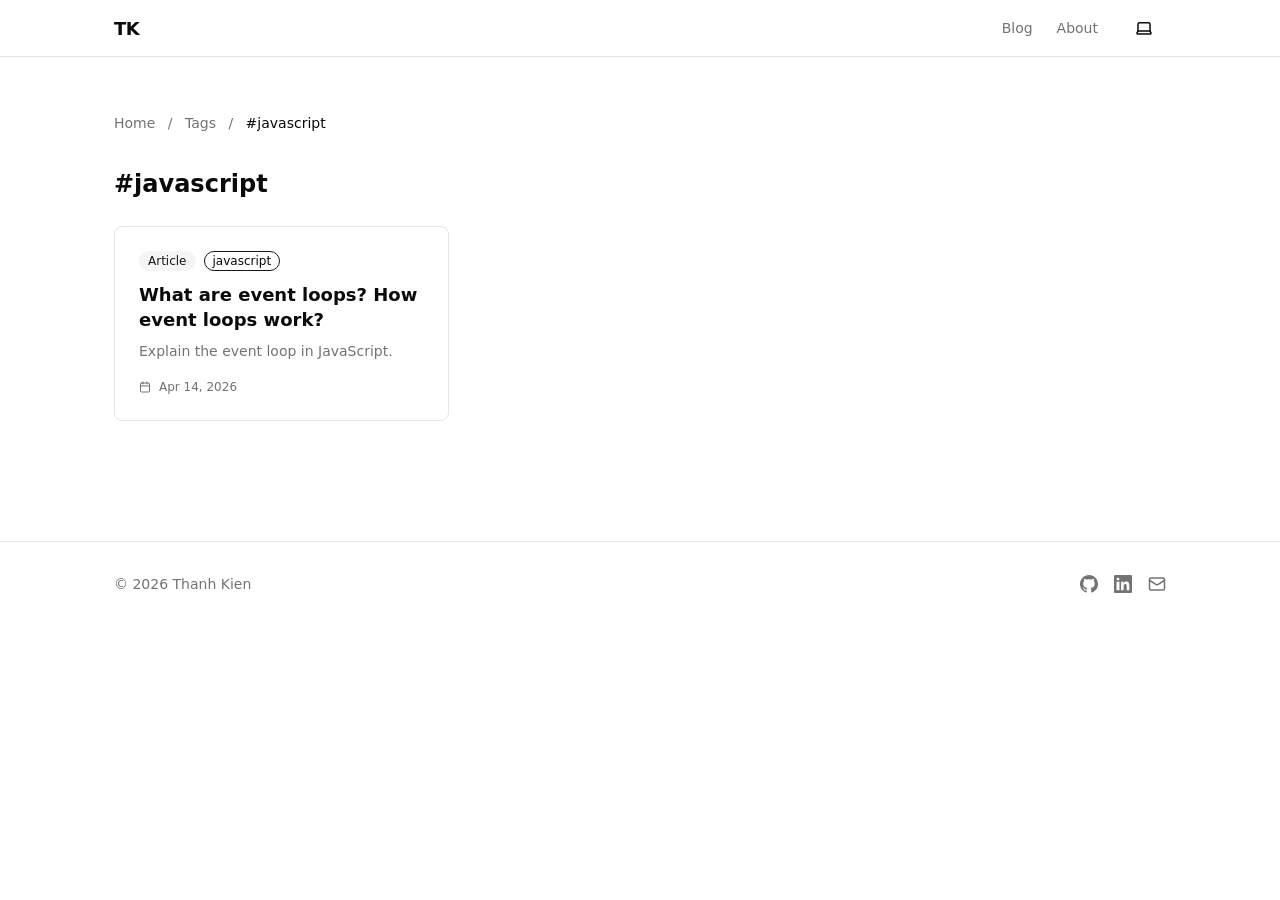
<file: tags/javascript/index.html>
<!DOCTYPE html><html lang="en"> <head><meta charset="UTF-8"><meta name="viewport" content="width=device-width, initial-scale=1"><link rel="icon" type="image/svg+xml" href="/favicon.svg"><link rel="icon" href="/favicon.ico"><meta name="generator" content="Astro v6.1.5"><meta name="astro-view-transitions-enabled" content="true"><meta name="astro-view-transitions-fallback" content="animate"><script type="module" src="/_astro/ClientRouter.astro_astro_type_script_index_0_lang.CpUNnzi_.js"></script><!-- Anti-flash theme + client-router theme persistence.
         is:inline = synchronous, runs before any CSS paints and before any navigation.
         Registers astro:before-swap here (not in a deferred module script) so the
         listener is guaranteed to be active for the very first navigation. --><script>
      (function () {
        function applyTheme() {
          try {
            var store = JSON.parse(
              localStorage.getItem("knowledge-theme") || "{}",
            );
            document.documentElement.dataset.theme = store.theme || "default";
            var mode = store.mode || "system";
            if (mode === "system") {
              document.documentElement.removeAttribute("data-mode");
            } else {
              document.documentElement.dataset.mode = mode;
            }
          } catch (_) {
            document.documentElement.dataset.theme = "default";
            document.documentElement.removeAttribute("data-mode");
          }
        }

        applyTheme();

        // Re-apply after every client-side navigation swap.
        // astro:after-swap fires after the new document is in the DOM —
        // re-reading localStorage here is the most reliable source of truth.
        document.addEventListener("astro:after-swap", applyTheme);
      })();
    </script><!-- Restore hero visibility for no-JS users (layout.css pre-hides .hero-animate for GSAP) --><noscript><style>
        .hero-animate {
          opacity: 1 !important;
          transform: none !important;
        }
      </style></noscript><link as="font" crossorigin rel="preload" href="https://fonts.bunny.net/inter/files/inter-latin-variable-wghtOnly-normal.woff2" type="font/woff2"><style>@font-face {font-weight: 400 700;font-style: normal;font-family: 'Inter';font-display: swap;src: url(https://fonts.bunny.net/inter/files/inter-latin-variable-wghtOnly-normal.woff2)} @font-face { font-family: '_font_fallback_83890219471'; size-adjust: 107.64%; src: local('Arial'); ascent-override: 90.00%; descent-override: 22.43%; line-gap-override: 0.00%; }</style><title>#javascript — Thanh Kien</title><link rel="canonical" href="https://thankkien.github.io/tags/javascript/"><meta name="description" content="Posts tagged with javascript"><meta name="robots" content="index, follow"><meta property="og:title" content="#javascript — Thanh Kien"><meta property="og:type" content="website"><meta property="og:image" content="https://thankkien.github.io/og-default.png"><meta property="og:url" content="https://thankkien.github.io/tags/javascript/"><meta property="og:description" content="Posts tagged with javascript"><meta property="og:site_name" content="Thanh Kien"><meta name="twitter:card" content="summary_large_image"><meta name="twitter:title" content="#javascript — Thanh Kien"><meta name="twitter:image" content="https://thankkien.github.io/og-default.png"><meta name="twitter:description" content="Posts tagged with javascript"><link rel="stylesheet" href="/_astro/Layout.YU_Ap4cv.css">
<link rel="stylesheet" href="/_astro/BlogFilter.N5XyLDh5.css">
<style>.ui-button{vertical-align:middle;user-select:none;white-space:nowrap;justify-content:center;align-items:center;gap:var(--button-gap-md);height:var(--button-height-md);padding-inline:var(--button-padding-x-md);font-size:var(--button-font-size-md);font-weight:var(--button-font-weight);border-radius:var(--button-radius);border:var(--button-border-width) solid transparent;color:inherit;cursor:pointer;transition:background-color var(--button-transition-duration) var(--button-transition-easing), color var(--button-transition-duration) var(--button-transition-easing), border-color var(--button-transition-duration) var(--button-transition-easing), opacity var(--button-transition-duration) var(--button-transition-easing);background:0 0;display:inline-flex}.ui-button[data-size=sm]{gap:var(--button-gap-sm);height:var(--button-height-sm);padding-inline:var(--button-padding-x-sm);font-size:var(--button-font-size-sm)}.ui-button[data-size=lg]{gap:var(--button-gap-lg);height:var(--button-height-lg);padding-inline:var(--button-padding-x-lg);font-size:var(--button-font-size-lg)}.ui-button[data-full-width]{width:100%}.ui-button[data-variant=solid][data-tone=brand]{background:var(--button-bg-solid-brand);color:var(--button-fg-solid-brand)}.ui-button[data-variant=solid][data-tone=neutral]{background:var(--button-bg-solid-neutral);color:var(--button-fg-solid-neutral)}.ui-button[data-variant=solid][data-tone=danger]{background:var(--button-bg-solid-danger);color:var(--button-fg-solid-danger)}.ui-button[data-variant=soft][data-tone=brand]{background:var(--button-bg-soft-brand);color:var(--button-fg-soft-brand)}.ui-button[data-variant=soft][data-tone=neutral]{background:var(--button-bg-soft-neutral);color:var(--button-fg-soft-neutral)}.ui-button[data-variant=soft][data-tone=danger]{background:var(--button-bg-soft-danger);color:var(--button-fg-soft-danger)}.ui-button[data-variant=ghost]{background:0 0;border-color:#0000}.ui-button[data-variant=ghost][data-tone=brand]{color:var(--button-fg-ghost-brand)}.ui-button[data-variant=ghost][data-tone=neutral]{color:var(--button-fg-ghost-neutral)}.ui-button[data-variant=ghost][data-tone=danger]{color:var(--button-fg-ghost-danger)}.ui-button[data-variant=outline]{background:0 0}.ui-button[data-variant=outline][data-tone=brand]{color:var(--button-fg-outline-brand);border-color:var(--button-border-color-brand)}.ui-button[data-variant=outline][data-tone=neutral]{color:var(--button-fg-outline-neutral);border-color:var(--button-border-color-neutral)}.ui-button[data-variant=outline][data-tone=danger]{color:var(--button-fg-outline-danger);border-color:var(--button-border-color-danger)}.ui-button:disabled,.ui-button[data-loading]{opacity:var(--button-disabled-opacity);cursor:not-allowed}.ui-button:focus-visible{outline:2px solid var(--button-focus-ring);outline-offset:2px}
</style><script type="module" src="/_astro/page.whFYnH0f.js"></script>
<script>!(function(w,p,f,c){if(!window.crossOriginIsolated && !navigator.serviceWorker) return;c=w[p]=Object.assign(w[p]||{},{"lib":"/~partytown/","debug":false});c[f]=(c[f]||[])})(window,'partytown','forward');/* Partytown 0.11.2 - MIT QwikDev */
const t={preserveBehavior:!1},e=e=>{if("string"==typeof e)return[e,t];const[n,r=t]=e;return[n,{...t,...r}]},n=Object.freeze((t=>{const e=new Set;let n=[];do{Object.getOwnPropertyNames(n).forEach((t=>{"function"==typeof n[t]&&e.add(t)}))}while((n=Object.getPrototypeOf(n))!==Object.prototype);return Array.from(e)})());!function(t,r,o,i,a,s,c,l,d,p,u=t,f){function h(){f||(f=1,"/"==(c=(s.lib||"/~partytown/")+(s.debug?"debug/":""))[0]&&(d=r.querySelectorAll('script[type="text/partytown"]'),i!=t?i.dispatchEvent(new CustomEvent("pt1",{detail:t})):(l=setTimeout(v,(null==s?void 0:s.fallbackTimeout)||1e4),r.addEventListener("pt0",w),a?y(1):o.serviceWorker?o.serviceWorker.register(c+(s.swPath||"partytown-sw.js"),{scope:c}).then((function(t){t.active?y():t.installing&&t.installing.addEventListener("statechange",(function(t){"activated"==t.target.state&&y()}))}),console.error):v())))}function y(e){p=r.createElement(e?"script":"iframe"),t._pttab=Date.now(),e||(p.style.display="block",p.style.width="0",p.style.height="0",p.style.border="0",p.style.visibility="hidden",p.setAttribute("aria-hidden",!0)),p.src=c+"partytown-"+(e?"atomics.js?v=0.11.2":"sandbox-sw.html?"+t._pttab),r.querySelector(s.sandboxParent||"body").appendChild(p)}function v(n,o){for(w(),i==t&&(s.forward||[]).map((function(n){const[r]=e(n);delete t[r.split(".")[0]]})),n=0;n<d.length;n++)(o=r.createElement("script")).innerHTML=d[n].innerHTML,o.nonce=s.nonce,r.head.appendChild(o);p&&p.parentNode.removeChild(p)}function w(){clearTimeout(l)}s=t.partytown||{},i==t&&(s.forward||[]).map((function(r){const[o,{preserveBehavior:i}]=e(r);u=t,o.split(".").map((function(e,r,o){var a;u=u[o[r]]=r+1<o.length?u[o[r]]||(a=o[r+1],n.includes(a)?[]:{}):(()=>{let e=null;if(i){const{methodOrProperty:n,thisObject:r}=((t,e)=>{let n=t;for(let t=0;t<e.length-1;t+=1)n=n[e[t]];return{thisObject:n,methodOrProperty:e.length>0?n[e[e.length-1]]:void 0}})(t,o);"function"==typeof n&&(e=(...t)=>n.apply(r,...t))}return function(){let n;return e&&(n=e(arguments)),(t._ptf=t._ptf||[]).push(o,arguments),n}})()}))})),"complete"==r.readyState?h():(t.addEventListener("DOMContentLoaded",h),t.addEventListener("load",h))}(window,document,navigator,top,window.crossOriginIsolated);;(e=>{e.addEventListener("astro:before-swap",e=>{let r=document.body.querySelector("iframe[src*='/~partytown/']");if(r)e.newDocument.body.append(r)})})(document);</script></head> <body> <script type="module">function n(){const e=window.location.pathname,t=document.querySelector(".site-header__logo"),r=document.querySelectorAll(".site-header__nav-link");t&&(t.ariaCurrent=e==="/"?"page":null),r.forEach(a=>{a.ariaCurrent=e.startsWith(a.getAttribute("href")??"")?"page":null})}document.addEventListener("astro:after-swap",n);</script> <header class="site-header" data-astro-transition-persist="astro-5lkratfz-1"> <div class="container site-header__inner"> <a href="/" class="site-header__logo">TK</a> <nav class="site-header__nav" aria-label="Main navigation"> <a href="/blog" class="site-header__nav-link"> Blog </a><a href="/about" class="site-header__nav-link"> About </a> <style>astro-island,astro-slot,astro-static-slot{display:contents}</style><script>(()=>{var e=async t=>{await(await t())()};(self.Astro||(self.Astro={})).only=e;window.dispatchEvent(new Event("astro:only"));})();</script><script>(()=>{var A=Object.defineProperty;var g=(i,o,a)=>o in i?A(i,o,{enumerable:!0,configurable:!0,writable:!0,value:a}):i[o]=a;var d=(i,o,a)=>g(i,typeof o!="symbol"?o+"":o,a);{let i={0:t=>m(t),1:t=>a(t),2:t=>new RegExp(t),3:t=>new Date(t),4:t=>new Map(a(t)),5:t=>new Set(a(t)),6:t=>BigInt(t),7:t=>new URL(t),8:t=>new Uint8Array(t),9:t=>new Uint16Array(t),10:t=>new Uint32Array(t),11:t=>Number.POSITIVE_INFINITY*t},o=t=>{let[l,e]=t;return l in i?i[l](e):void 0},a=t=>t.map(o),m=t=>typeof t!="object"||t===null?t:Object.fromEntries(Object.entries(t).map(([l,e])=>[l,o(e)]));class y extends HTMLElement{constructor(){super(...arguments);d(this,"Component");d(this,"hydrator");d(this,"hydrate",async()=>{var b;if(!this.hydrator||!this.isConnected)return;let e=(b=this.parentElement)==null?void 0:b.closest("astro-island[ssr]");if(e){e.addEventListener("astro:hydrate",this.hydrate,{once:!0});return}let c=this.querySelectorAll("astro-slot"),n={},h=this.querySelectorAll("template[data-astro-template]");for(let r of h){let s=r.closest(this.tagName);s!=null&&s.isSameNode(this)&&(n[r.getAttribute("data-astro-template")||"default"]=r.innerHTML,r.remove())}for(let r of c){let s=r.closest(this.tagName);s!=null&&s.isSameNode(this)&&(n[r.getAttribute("name")||"default"]=r.innerHTML)}let p;try{p=this.hasAttribute("props")?m(JSON.parse(this.getAttribute("props"))):{}}catch(r){let s=this.getAttribute("component-url")||"<unknown>",v=this.getAttribute("component-export");throw v&&(s+=` (export ${v})`),console.error(`[hydrate] Error parsing props for component ${s}`,this.getAttribute("props"),r),r}let u;await this.hydrator(this)(this.Component,p,n,{client:this.getAttribute("client")}),this.removeAttribute("ssr"),this.dispatchEvent(new CustomEvent("astro:hydrate"))});d(this,"unmount",()=>{this.isConnected||this.dispatchEvent(new CustomEvent("astro:unmount"))})}disconnectedCallback(){document.removeEventListener("astro:after-swap",this.unmount),document.addEventListener("astro:after-swap",this.unmount,{once:!0})}connectedCallback(){if(!this.hasAttribute("await-children")||document.readyState==="interactive"||document.readyState==="complete")this.childrenConnectedCallback();else{let e=()=>{document.removeEventListener("DOMContentLoaded",e),c.disconnect(),this.childrenConnectedCallback()},c=new MutationObserver(()=>{var n;((n=this.lastChild)==null?void 0:n.nodeType)===Node.COMMENT_NODE&&this.lastChild.nodeValue==="astro:end"&&(this.lastChild.remove(),e())});c.observe(this,{childList:!0}),document.addEventListener("DOMContentLoaded",e)}}async childrenConnectedCallback(){let e=this.getAttribute("before-hydration-url");e&&await import(e),this.start()}async start(){let e=JSON.parse(this.getAttribute("opts")),c=this.getAttribute("client");if(Astro[c]===void 0){window.addEventListener(`astro:${c}`,()=>this.start(),{once:!0});return}try{await Astro[c](async()=>{let n=this.getAttribute("renderer-url"),[h,{default:p}]=await Promise.all([import(this.getAttribute("component-url")),n?import(n):()=>()=>{}]),u=this.getAttribute("component-export")||"default";if(!u.includes("."))this.Component=h[u];else{this.Component=h;for(let f of u.split("."))this.Component=this.Component[f]}return this.hydrator=p,this.hydrate},e,this)}catch(n){console.error(`[astro-island] Error hydrating ${this.getAttribute("component-url")}`,n)}}attributeChangedCallback(){this.hydrate()}}d(y,"observedAttributes",["props"]),customElements.get("astro-island")||customElements.define("astro-island",y)}})();</script><astro-island uid="2htpxg" component-url="/_astro/ThemeToggle.1FoyVb1Y.js" component-export="default" renderer-url="/_astro/client.CRYt7bWG.js" props="{}" ssr client="only" opts="{&quot;name&quot;:&quot;ThemeToggle&quot;,&quot;value&quot;:&quot;solid-js&quot;}" await-children><span class="theme-toggle-placeholder" aria-hidden="true"></span><template data-astro-template="fallback"><span class="theme-toggle-placeholder" aria-hidden="true"></span></template><!--astro:end--></astro-island> </nav> </div> </header> <main class="site-main">  <div class="container"> <nav aria-label="Breadcrumb" style="margin-bottom: var(--spacing-xl); font-size: var(--font-size-sm); color: var(--color-muted-foreground)"> <a href="/" style="color: var(--color-muted-foreground); text-decoration: none">Home</a> <span aria-hidden="true" style="padding-inline: var(--spacing-xs)">
/
</span> <a href="/tags" style="color: var(--color-muted-foreground); text-decoration: none">Tags</a> <span aria-hidden="true" style="padding-inline: var(--spacing-xs)">
/
</span> <span style="color: var(--color-foreground)">#javascript</span> </nav> <h1 class="section-heading">#javascript</h1> <div class="post-grid"> <a href="/blog/2026-04-14-event-loops" class="post-card"> <div class="post-card__badges"> <span class="ui-badge" data-size="sm" data-variant="soft" data-tone="brand"> Article </span> <span class="ui-badge" data-size="sm" data-variant="outline" data-tone="neutral"> javascript </span> </div> <h3 class="post-card__title">What are event loops? How event loops work?</h3> <p class="post-card__description">Explain the event loop in JavaScript.</p> <div class="post-card__meta"> <svg xmlns="http://www.w3.org/2000/svg" width="12" height="12" viewBox="0 0 24 24" fill="none" stroke="currentColor" stroke-width="2" stroke-linecap="round" stroke-linejoin="round" aria-hidden="true"> <rect width="18" height="18" x="3" y="4" rx="2" ry="2"></rect> <line x1="16" x2="16" y1="2" y2="6"></line> <line x1="8" x2="8" y1="2" y2="6"></line> <line x1="3" x2="21" y1="10" y2="10"></line> </svg> <span>Apr 14, 2026</span>  </div> </a> </div> </div>  </main> <footer class="site-footer"> <div class="container site-footer__inner"> <p class="site-footer__copy">© 2026 Thanh Kien</p> <div class="site-footer__social"> <a href="https://github.com/thankkien" class="site-footer__social-link" aria-label="GitHub" target="_blank" rel="noopener noreferrer"> <!-- GitHub mark SVG --> <svg xmlns="http://www.w3.org/2000/svg" width="18" height="18" viewBox="0 0 24 24" fill="currentColor" aria-hidden="true"> <path d="M12 0C5.37 0 0 5.37 0 12c0 5.3 3.438 9.8 8.205 11.385.6.113.82-.258.82-.577 0-.285-.01-1.04-.015-2.04-3.338.724-4.042-1.61-4.042-1.61-.546-1.385-1.335-1.755-1.335-1.755-1.087-.744.084-.729.084-.729 1.205.084 1.838 1.236 1.838 1.236 1.07 1.835 2.809 1.305 3.495.998.108-.776.417-1.305.76-1.605-2.665-.3-5.466-1.332-5.466-5.93 0-1.31.465-2.38 1.235-3.22-.135-.303-.54-1.523.105-3.176 0 0 1.005-.322 3.3 1.23.96-.267 1.98-.399 3-.405 1.02.006 2.04.138 3 .405 2.28-1.552 3.285-1.23 3.285-1.23.645 1.653.24 2.873.12 3.176.765.84 1.23 1.91 1.23 3.22 0 4.61-2.805 5.625-5.475 5.92.42.36.81 1.096.81 2.22 0 1.606-.015 2.896-.015 3.286 0 .315.21.69.825.57C20.565 21.795 24 17.295 24 12c0-6.63-5.37-12-12-12z"></path> </svg> </a> <a href="https://linkedin.com/in/thankkien" class="site-footer__social-link" aria-label="LinkedIn" target="_blank" rel="noopener noreferrer"> <!-- LinkedIn logo SVG --> <svg xmlns="http://www.w3.org/2000/svg" width="18" height="18" viewBox="0 0 24 24" fill="currentColor" aria-hidden="true"> <path d="M20.447 20.452H16.89v-5.569c0-1.328-.027-3.037-1.852-3.037-1.853 0-2.136 1.445-2.136 2.939v5.667H9.351V9h3.414v1.561h.046c.477-.9 1.637-1.85 3.37-1.85 3.601 0 4.267 2.37 4.267 5.455v6.286zM5.337 7.433a1.938 1.938 0 0 1-1.94-1.937 1.938 1.938 0 1 1 1.94 1.937zm1.962 13.019H3.375V9h3.924v11.452zM22.225 0H1.771C.792 0 0 .774 0 1.729v20.542C0 23.227.792 24 1.771 24h20.451C23.2 24 24 23.227 24 22.271V1.729C24 .774 23.2 0 22.222 0h.003z"></path> </svg> </a> <a href="mailto:hello@thankkien.dev" class="site-footer__social-link" aria-label="Email"> <svg width="18" height="18" viewBox="0 0 24 24" fill="none" stroke="currentColor" stroke-width="2" stroke-linecap="round" stroke-linejoin="round" aria-hidden="true"><rect width="20" height="16" x="2" y="4" rx="2"></rect><path d="m22 7-8.97 5.7a1.94 1.94 0 0 1-2.06 0L2 7"></path></svg> </a> </div> </div> </footer> </body></html>
</file>
<file: _astro/Layout.YU_Ap4cv.css>
.astro-route-announcer{clip:rect(0 0 0 0);clip-path:inset(50%);white-space:nowrap;width:1px;height:1px;position:absolute;top:0;left:0;overflow:hidden}@keyframes astroFadeInOut{0%{opacity:1}to{opacity:0}}@keyframes astroFadeIn{0%{opacity:0;mix-blend-mode:plus-lighter}to{opacity:1;mix-blend-mode:plus-lighter}}@keyframes astroFadeOut{0%{opacity:1;mix-blend-mode:plus-lighter}to{opacity:0;mix-blend-mode:plus-lighter}}@keyframes astroSlideFromRight{0%{transform:translate(100%)}}@keyframes astroSlideFromLeft{0%{transform:translate(-100%)}}@keyframes astroSlideToRight{to{transform:translate(100%)}}@keyframes astroSlideToLeft{to{transform:translate(-100%)}}@media (prefers-reduced-motion){::view-transition-group(*),::view-transition-old(*),::view-transition-new(*),[data-astro-transition-scope]{animation:none!important}}:root{--color-background:initial;--color-foreground:initial;--color-muted:initial;--color-muted-foreground:initial;--color-card:initial;--color-card-foreground:initial;--color-popover:initial;--color-popover-foreground:initial;--color-border:initial;--color-border-emphasized:initial;--color-primary:initial;--color-primary-foreground:initial;--color-secondary:initial;--color-secondary-foreground:initial;--color-accent:initial;--color-accent-foreground:initial;--color-ring:initial;--color-error:initial;--color-error-foreground:initial;--color-error-subtle:initial;--color-success:initial;--color-success-foreground:initial;--color-success-subtle:initial;--color-warning:initial;--color-warning-foreground:initial;--color-warning-subtle:initial;--color-chart-1:initial;--color-chart-2:initial;--color-chart-3:initial;--color-chart-4:initial;--color-chart-5:initial;--radius-none:0;--font-family-sans:ui-sans-serif, system-ui, sans-serif;--font-family-serif:ui-serif, georgia, serif;--font-family-mono:ui-monospace, monospace;--shadow-2xs:0 1px 0 0 #0000000d;--shadow-xs:0 1px 2px 0 #0000000d;--shadow-sm:0 1px 3px 0 #0000001a, 0 1px 2px -1px #0000001a;--shadow-md:0 4px 6px -1px #0000001a, 0 2px 4px -2px #0000001a;--shadow-lg:0 10px 15px -3px #0000001a, 0 4px 6px -4px #0000001a;--shadow-xl:0 20px 25px -5px #0000001a, 0 8px 10px -6px #0000001a;--shadow-2xl:0 25px 50px -12px #00000040;--shadow-inset-2xs:inset 0 1px 0 0 #0000000d;--shadow-inset-xs:inset 0 1px 1px 0 #0000000d;--shadow-inset-sm:inset 0 2px 4px 0 #0000000d;--shadow-none:0 0 0 0 transparent;--accordion-transition-duration:.2s;--accordion-transition-easing:cubic-bezier(0, 0, .58, 1);--badge-border-width:1px;--button-border-width:1px;--button-disabled-opacity:.5;--button-transition-duration:.15s;--button-transition-easing:cubic-bezier(.4, 0, .2, 1);--card-bg:#fff;--checkbox-control-bg:transparent;--checkbox-transition-duration:.15s;--checkbox-transition-easing:cubic-bezier(0, 0, .58, 1);--collapsible-indicator-transition-duration:.15s;--collapsible-indicator-transition-easing:cubic-bezier(.4, 0, .2, 1);--collapsible-transition-duration:.2s;--collapsible-transition-easing:cubic-bezier(.4, 0, .2, 1);--combobox-content-bg:#fff;--combobox-transition-duration:.15s;--dialog-content-bg:#fff;--dialog-content-max-width:28rem;--dialog-transition-duration:.2s;--editable-transition-duration:.15s;--field-textarea-min-height:6rem;--hover-card-content-width:18.75rem;--input-border-width:1px;--listbox-content-max-height:18rem;--menu-content-min-width:180px;--menu-content-bg:#fff;--menu-arrow-size:8px;--menu-arrow-bg:#fff;--menu-transition-duration:.15s;--menu-transition-easing:cubic-bezier(.4, 0, .2, 1);--number-input-input-height-sm:32px;--number-input-input-height-md:40px;--number-input-input-height-lg:48px;--number-input-input-font-size-sm:12px;--number-input-input-font-size-md:14px;--number-input-input-font-size-lg:16px;--popover-content-bg:#fff;--popover-transition-duration:.15s;--progress-transition-duration:.3s;--radio-group-control-bg:transparent;--radio-group-transition-duration:.15s;--rating-group-item-size-sm:20px;--rating-group-item-size-md:24px;--rating-group-item-size-lg:32px;--select-trigger-bg:#fff;--select-content-bg:#fff;--select-transition-duration:.15s;--signature-pad-canvas-width-sm:200px;--signature-pad-canvas-width-md:300px;--signature-pad-canvas-width-lg:400px;--signature-pad-canvas-height-sm:100px;--signature-pad-canvas-height-md:150px;--signature-pad-canvas-height-lg:200px;--signature-pad-stroke-width-sm:1.5px;--signature-pad-stroke-width-md:2px;--signature-pad-stroke-width-lg:2.5px;--switch-track-padding:2px;--switch-thumb-size-sm:12px;--switch-transition-duration:.15s;--switch-transition-easing:cubic-bezier(.4, 0, .2, 1);--tabs-transition-duration:.15s;--toast-root-bg:#fff;--toast-root-min-width:20rem;--toast-transition-duration:.4s;--toggle-bg-off:transparent;--toggle-border-width:1px;--toggle-disabled-opacity:.5;--toggle-transition-duration:.15s;--toggle-transition-easing:cubic-bezier(.4, 0, .2, 1);--tooltip-transition-duration:.15s;--radius-xs:.125rem;--radius-sm:.25rem;--radius-md:.375rem;--radius-lg:.5rem;--radius-xl:.75rem;--radius-2xl:1rem;--radius-3xl:1.5rem;--radius-4xl:2rem;--radius-full:9999px;--spacing-2xs:.25rem;--spacing-xs:.5rem;--spacing-sm:.75rem;--spacing-md:1rem;--spacing-lg:1.5rem;--spacing-xl:2rem;--spacing-2xl:2.5rem;--spacing-3xl:3rem;--spacing-4xl:3.5rem;--spacing-5xl:4rem;--font-size-xs:.75rem;--font-size-sm:.875rem;--font-size-base:1rem;--font-size-lg:1.125rem;--font-size-xl:1.25rem;--font-size-2xl:1.5rem;--font-size-3xl:1.875rem;--font-size-4xl:2.25rem;--font-size-5xl:3rem;--font-size-6xl:3.75rem;--font-size-7xl:4.5rem;--font-size-8xl:6rem;--font-size-9xl:8rem;--font-weight-thin:100;--font-weight-extralight:200;--font-weight-light:300;--font-weight-normal:400;--font-weight-medium:500;--font-weight-semibold:600;--font-weight-bold:700;--font-weight-extrabold:800;--font-weight-black:900;--font-leading-tight:1.25;--font-leading-snug:1.375;--font-leading-normal:1.5;--font-leading-relaxed:1.625;--font-leading-loose:1.75;--font-tracking-tighter:-.05em;--font-tracking-tight:-.025em;--font-tracking-normal:0;--font-tracking-wide:.025em;--font-tracking-wider:.05em;--font-tracking-widest:.1em;--accordion-item-border-color:var(--color-border);--accordion-item-border-width:1px;--accordion-trigger-min-height:2.5rem;--accordion-trigger-focus-ring:var(--color-ring);--avatar-background:var(--color-muted);--avatar-color:var(--color-muted-foreground);--avatar-size-sm:2rem;--avatar-size-md:2.5rem;--avatar-size-lg:3rem;--avatar-size-xl:4rem;--badge-size-sm-height:1.25rem;--badge-size-sm-padding-x:.5rem;--badge-size-md-height:1.5rem;--badge-size-md-padding-x:.75rem;--badge-size-lg-height:1.75rem;--badge-size-lg-padding-x:.75rem;--breadcrumb-separator-color:#6a7282;--breadcrumb-separator-gap:.5rem;--breadcrumb-link-color:#6a7282;--breadcrumb-link-hover-color:#101828;--breadcrumb-link-focus-ring:#101828;--breadcrumb-current-page-color:#101828;--button-bg-solid-brand:var(--color-primary);--button-bg-solid-neutral:var(--color-muted);--button-bg-solid-danger:var(--color-error);--button-bg-soft-brand:var(--color-accent);--button-bg-soft-neutral:var(--color-muted);--button-bg-soft-danger:var(--color-error-subtle);--button-foreground-solid-brand:#fff;--button-foreground-solid-neutral:#101828;--button-foreground-solid-danger:#fff;--button-foreground-soft-brand:#101828;--button-foreground-soft-neutral:#101828;--button-foreground-soft-danger:#bf000f;--button-foreground-ghost-brand:#101828;--button-foreground-ghost-neutral:#364153;--button-foreground-ghost-danger:#bf000f;--button-foreground-outline-brand:#101828;--button-foreground-outline-neutral:#101828;--button-foreground-outline-danger:#bf000f;--button-border-color-brand:#101828;--button-border-color-neutral:#d1d5dc;--button-border-color-danger:#e40014;--button-focus-ring:var(--color-ring);--card-border-color:#e5e7eb;--card-border-width:1px;--card-shadow:var(--shadow-xs);--carousel-indicator-color:#d1d5dc;--carousel-indicator-color-active:#101828;--checkbox-control-size:1.25rem;--checkbox-control-border-color:var(--color-border);--checkbox-control-border-width:1px;--checkbox-control-checked-bg:var(--color-primary);--checkbox-control-invalid-border-color:var(--color-error);--checkbox-control-icon-color:#f9fafb;--checkbox-control-icon-size:.75rem;--checkbox-control-focus-ring:var(--color-ring);--clipboard-trigger-size:2.25rem;--collapsible-trigger-foreground:var(--color-foreground);--collapsible-trigger-bg-hover:var(--color-muted);--combobox-border-width:1px;--combobox-control-border-color:#e5e7eb;--combobox-input-padding-x:.75rem;--combobox-input-padding-y:.5rem;--combobox-content-border-color:#e5e7eb;--combobox-content-shadow:var(--shadow-md);--combobox-content-padding:.25rem;--combobox-item-padding-x:.75rem;--combobox-item-padding-y:.5rem;--combobox-item-highlighted-bg:#f3f4f6;--date-picker-cell-width-sm:1.5rem;--date-picker-cell-width-md:2rem;--date-picker-cell-width-lg:2.5rem;--date-picker-cell-height-sm:1.5rem;--date-picker-cell-height-md:2rem;--date-picker-cell-height-lg:2.5rem;--date-picker-cell-bg-selected:#dbeafe;--date-picker-cell-bg-in-range:#eff6ff;--date-picker-cell-bg-today:#e5e7eb;--date-picker-input-height-sm:1.5rem;--date-picker-input-height-md:2rem;--date-picker-input-height-lg:2.5rem;--dialog-backdrop-bg:#101828;--dialog-content-shadow:var(--shadow-md);--dialog-description-color:#6a7282;--editable-preview-border-color:#e5e7eb;--editable-preview-padding-x:.5rem;--editable-preview-padding-y:.25rem;--editable-input-border-color:#e5e7eb;--editable-input-padding-x:.5rem;--editable-input-padding-y:.25rem;--editable-border-width:1px;--field-label-color:#101828;--field-required-indicator-color:#fb2c36;--field-helper-text-color:#6a7282;--field-error-text-color:#fb2c36;--field-gap:.5rem;--hover-card-content-padding:1rem;--hover-card-arrow-size:.5rem;--input-height-sm:2rem;--input-height-md:2.5rem;--input-height-lg:3rem;--input-padding-x-sm:.5rem;--input-padding-x-md:.75rem;--input-padding-x-lg:1rem;--listbox-item-padding-x:.75rem;--listbox-item-padding-y:.5rem;--listbox-item-min-height:2rem;--listbox-item-bg-highlighted:#f3f4f6;--listbox-item-bg-selected:#eff6ff;--listbox-content-gap:.25rem;--listbox-content-padding:.5rem;--listbox-content-bg:var(--color-card);--listbox-content-border-color:var(--color-border);--menu-content-border-width:1px;--menu-content-border-color:#e5e7eb;--menu-content-shadow:var(--shadow-md);--menu-item-foreground:#101828;--menu-item-foreground-disabled:#99a1af;--menu-item-bg-highlighted:#f3f4f6;--menu-group-label-foreground:#6a7282;--menu-separator-color:#e5e7eb;--pagination-item-size-sm:2rem;--pagination-item-size-md:2.25rem;--pagination-item-size-lg:2.5rem;--pagination-gap:.25rem;--password-input-input-padding-x:.75rem;--password-input-input-padding-y:.5rem;--password-input-input-padding-right:2.5rem;--password-input-input-border-color:#d1d5dc;--password-input-input-border-color-focus:#3080ff;--password-input-trigger-color:#6a7282;--password-input-trigger-color-hover:#364153;--pin-input-input-width-sm:2rem;--pin-input-input-width-md:2.5rem;--pin-input-input-width-lg:3rem;--pin-input-input-height-sm:2rem;--pin-input-input-height-md:2.5rem;--pin-input-input-height-lg:3rem;--pin-input-input-font-size-md:1rem;--pin-input-input-border-color:#d1d5dc;--pin-input-input-border-color-focus:#3080ff;--pin-input-control-gap-sm:.25rem;--pin-input-control-gap-md:.5rem;--pin-input-control-gap-lg:.75rem;--popover-content-border-color:#e5e7eb;--popover-content-border-width:1px;--popover-content-padding:1rem;--popover-content-shadow:var(--shadow-md);--popover-description-color:#6a7282;--popover-arrow-size:.5rem;--progress-gap:.5rem;--progress-track-bg:#e5e7eb;--progress-track-height:.5rem;--progress-range-bg:var(--color-primary);--radio-group-gap:.75rem;--radio-group-item-gap:.5rem;--radio-group-control-size:1.25rem;--radio-group-control-border-color:#d1d5dc;--radio-group-control-border-width:1px;--radio-group-control-checked-bg:var(--color-primary);--radio-group-control-checked-dot:#fff;--radio-group-control-focus-ring:var(--color-ring);--scroll-area-scrollbar-size:.25rem;--scroll-area-scrollbar-margin:.5rem;--scroll-area-thumb-background:#99a1af;--select-control-border-color:#e5e7eb;--select-trigger-padding-x:.75rem;--select-trigger-padding-y:.5rem;--select-content-border-color:#e5e7eb;--select-content-shadow:var(--shadow-md);--select-content-padding:.25rem;--select-item-padding-x:.75rem;--select-item-padding-y:.5rem;--select-item-highlighted-bg:#f3f4f6;--separator-line-color:#e5e7eb;--separator-line-thickness:1px;--separator-label-color:#6a7282;--slider-track-size:.25rem;--slider-track-background:#e5e7eb;--slider-range-background:var(--color-primary);--slider-thumb-size-sm:1rem;--slider-thumb-size-md:1.25rem;--slider-thumb-size-lg:1.5rem;--slider-thumb-border-color:var(--color-primary);--slider-control-height-sm:1rem;--slider-control-height-md:1.25rem;--slider-control-height-lg:1.5rem;--splitter-resize-trigger-background:#e5e7eb;--splitter-resize-trigger-background-hover:#d1d5dc;--splitter-resize-trigger-background-active:#99a1af;--splitter-resize-trigger-indicator-color:#4a5565;--splitter-collapse-button-color:#4a5565;--steps-indicator-size-sm:2rem;--steps-indicator-size-md:2.5rem;--steps-indicator-size-lg:3rem;--steps-separator-thickness:2px;--steps-content-padding:1rem;--switch-track-width-sm:1.75rem;--switch-track-width-md:2.25rem;--switch-track-width-lg:2.75rem;--switch-track-height-sm:1rem;--switch-track-height-md:1.25rem;--switch-track-height-lg:1.5rem;--switch-track-bg-off:var(--color-muted);--switch-track-bg-on:var(--color-primary);--switch-track-bg-disabled:var(--color-muted);--switch-track-invalid-ring:var(--color-error);--switch-thumb-size-md:1rem;--switch-thumb-size-lg:1.25rem;--switch-thumb-bg:#fff;--switch-thumb-bg-disabled:var(--color-muted-foreground);--switch-label-required-color:var(--color-error);--tabs-list-border-color:#e5e7eb;--tabs-list-gap:.25rem;--tabs-trigger-padding-x:1rem;--tabs-trigger-padding-y:.5rem;--tabs-trigger-color:#6a7282;--tabs-trigger-selected-color:#101828;--tabs-trigger-selected-border-color:#101828;--tabs-trigger-focus-ring:#101828;--tabs-content-padding-y:1rem;--tags-input-control-min-height-sm:2rem;--tags-input-control-min-height-md:2.5rem;--tags-input-control-min-height-lg:3rem;--toast-root-padding-x:1rem;--toast-root-padding-y:1rem;--toast-root-shadow:var(--shadow-md);--toast-description-color:#6a7282;--toggle-group-border-width:1px;--toggle-group-item-height-sm:2rem;--toggle-group-item-height-md:2.5rem;--toggle-group-item-height-lg:3rem;--toggle-group-item-padding-x-sm:.75rem;--toggle-group-item-padding-x-md:1rem;--toggle-group-item-padding-x-lg:1.25rem;--toggle-bg-on:var(--color-accent);--toggle-bg-hover:var(--color-muted);--toggle-foreground-off:#364153;--toggle-foreground-on:#101828;--toggle-border-color:var(--color-border);--toggle-focus-ring:var(--color-ring);--tooltip-content-bg:#101828;--tooltip-content-color:#f9fafb;--tooltip-content-padding-x:.75rem;--tooltip-content-padding-y:.25rem;--tooltip-arrow-size:.5rem;--tour-backdrop-background:#101828;--tour-spotlight-padding:.75rem;--tour-content-background:#f3f4f6;--tour-content-border:1px solid #e5e7eb;--tour-content-shadow:var(--shadow-md);--tour-content-padding:1rem;--tour-control-gap:.75rem;--tour-arrow-size:1rem;--tour-arrow-color:#f3f4f6;--accordion-trigger-padding-x:var(--spacing-md);--accordion-trigger-font-size:var(--font-size-base);--accordion-trigger-font-weight:var(--font-weight-semibold);--accordion-trigger-gap:var(--spacing-sm);--avatar-radius:var(--radius-full);--avatar-font-size-sm:var(--font-size-xs);--avatar-font-size-md:var(--font-size-sm);--avatar-font-size-lg:var(--font-size-base);--avatar-font-size-xl:var(--font-size-lg);--avatar-font-weight:var(--font-weight-medium);--badge-size-sm-font-size:var(--font-size-xs);--badge-size-md-font-size:var(--font-size-xs);--badge-size-lg-font-size:var(--font-size-sm);--breadcrumb-current-page-font-weight:var(--font-weight-medium);--button-radius:var(--radius-md);--button-height-sm:var(--spacing-3xl);--button-height-md:var(--spacing-4xl);--button-height-lg:var(--spacing-5xl);--button-padding-x-sm:var(--spacing-sm);--button-padding-x-md:var(--spacing-md);--button-padding-x-lg:var(--spacing-lg);--button-gap-sm:var(--spacing-2xs);--button-gap-md:var(--spacing-xs);--button-gap-lg:var(--spacing-xs);--button-font-size-sm:var(--font-size-sm);--button-font-size-md:var(--font-size-sm);--button-font-size-lg:var(--font-size-base);--button-font-weight:var(--font-weight-medium);--card-radius:var(--radius-lg);--card-padding:var(--spacing-2xl);--carousel-gap:var(--spacing-md);--carousel-indicator-size:var(--spacing-sm);--carousel-control-size:var(--spacing-xl);--checkbox-gap:var(--spacing-xs);--checkbox-control-border-radius:var(--radius-sm);--checkbox-label-font-size:var(--font-size-base);--clipboard-input-border-radius:var(--radius-md);--clipboard-trigger-border-radius:var(--radius-md);--collapsible-trigger-padding-y:var(--spacing-xs);--collapsible-trigger-padding-x:var(--spacing-sm);--collapsible-trigger-gap:var(--spacing-xs);--collapsible-trigger-font-size:var(--font-size-sm);--collapsible-trigger-font-weight:var(--font-weight-medium);--collapsible-content-padding-y:var(--spacing-xs);--collapsible-content-padding-x:var(--spacing-sm);--collapsible-indicator-size:var(--spacing-sm);--combobox-control-border-radius:var(--radius-md);--combobox-input-font-size:var(--font-size-sm);--combobox-content-border-radius:var(--radius-md);--combobox-item-font-size:var(--font-size-sm);--dialog-content-border-radius:var(--radius-lg);--dialog-content-padding:var(--spacing-2xl);--dialog-title-font-size:var(--font-size-base);--dialog-description-font-size:var(--font-size-sm);--editable-preview-border-radius:var(--radius-md);--editable-input-border-radius:var(--radius-md);--editable-font-size:var(--font-size-sm);--field-label-font-size:var(--font-size-sm);--field-label-font-weight:var(--font-weight-medium);--field-helper-text-font-size:var(--font-size-xs);--field-error-text-font-size:var(--font-size-xs);--hover-card-content-border-radius:var(--radius-lg);--input-border-radius:var(--radius-md);--input-font-size-sm:var(--font-size-sm);--input-font-size-md:var(--font-size-sm);--input-font-size-lg:var(--font-size-base);--listbox-item-border-radius:var(--radius-md);--listbox-item-font-size:var(--font-size-sm);--listbox-content-border-radius:var(--radius-md);--menu-content-border-radius:var(--radius-md);--menu-content-padding:var(--spacing-2xs);--menu-item-padding-y:var(--spacing-2xs);--menu-item-padding-x:var(--spacing-sm);--menu-item-gap:var(--spacing-xs);--menu-item-font-size:var(--font-size-sm);--menu-item-radius:var(--radius-sm);--menu-group-label-padding-y:var(--spacing-2xs);--menu-group-label-padding-x:var(--spacing-sm);--menu-group-label-font-size:var(--font-size-xs);--menu-group-label-font-weight:var(--font-weight-semibold);--menu-separator-margin:var(--spacing-2xs);--pagination-item-font-size-sm:var(--font-size-xs);--pagination-item-font-size-md:var(--font-size-sm);--pagination-item-font-size-lg:var(--font-size-base);--pagination-radius:var(--radius-md);--password-input-input-font-size:var(--font-size-sm);--pin-input-input-font-size-sm:var(--font-size-sm);--pin-input-input-font-size-lg:var(--font-size-lg);--pin-input-input-border-radius:var(--radius-md);--popover-content-border-radius:var(--radius-lg);--popover-title-font-size:var(--font-size-sm);--popover-description-font-size:var(--font-size-sm);--progress-track-border-radius:var(--radius-full);--progress-label-font-size:var(--font-size-sm);--progress-value-text-font-size:var(--font-size-sm);--radio-group-label-font-size:var(--font-size-base);--select-control-border-radius:var(--radius-md);--select-trigger-font-size:var(--font-size-sm);--select-content-border-radius:var(--radius-md);--select-item-font-size:var(--font-size-sm);--separator-label-font-size:var(--font-size-xs);--separator-label-gap:var(--spacing-sm);--splitter-resize-trigger-width:var(--spacing-md);--splitter-resize-trigger-indicator-size:var(--spacing-xs);--splitter-panel-min-width:var(--spacing-lg);--splitter-panel-min-height:var(--spacing-lg);--splitter-collapse-button-size:var(--spacing-md);--steps-content-border-radius:var(--radius-md);--switch-radius:var(--radius-full);--switch-label-gap:var(--spacing-xs);--switch-label-font-size-sm:var(--font-size-sm);--switch-label-font-size-md:var(--font-size-sm);--switch-label-font-size-lg:var(--font-size-base);--switch-label-font-weight:var(--font-weight-medium);--tabs-trigger-font-size:var(--font-size-sm);--tags-input-control-border-radius:var(--radius-md);--tags-input-item-border-radius:var(--radius-sm);--toast-root-border-radius:var(--radius-lg);--toast-title-font-size:var(--font-size-sm);--toast-description-font-size:var(--font-size-sm);--toggle-group-item-font-size-sm:var(--font-size-xs);--toggle-group-item-font-size-md:var(--font-size-sm);--toggle-group-item-font-size-lg:var(--font-size-base);--toggle-radius:var(--radius-md);--toggle-size-sm:var(--spacing-3xl);--toggle-size-md:var(--spacing-4xl);--toggle-size-lg:var(--spacing-5xl);--toggle-padding-x-sm:var(--spacing-sm);--toggle-padding-x-md:var(--spacing-md);--toggle-padding-x-lg:var(--spacing-lg);--toggle-font-size-sm:var(--font-size-sm);--toggle-font-size-md:var(--font-size-sm);--toggle-font-size-lg:var(--font-size-base);--toggle-font-weight:var(--font-weight-medium);--tooltip-content-border-radius:var(--radius-sm);--tooltip-content-font-size:var(--font-size-sm);--tour-spotlight-border-radius:var(--radius-md);--tour-content-border-radius:var(--radius-md)}@supports (color:lab(0% 0 0)){:root{--shadow-2xs:0 1px 0 0 lab(0% 0 0/.05);--shadow-xs:0 1px 2px 0 lab(0% 0 0/.05);--shadow-sm:0 1px 3px 0 lab(0% 0 0/.1), 0 1px 2px -1px lab(0% 0 0/.1);--shadow-md:0 4px 6px -1px lab(0% 0 0/.1), 0 2px 4px -2px lab(0% 0 0/.1);--shadow-lg:0 10px 15px -3px lab(0% 0 0/.1), 0 4px 6px -4px lab(0% 0 0/.1);--shadow-xl:0 20px 25px -5px lab(0% 0 0/.1), 0 8px 10px -6px lab(0% 0 0/.1);--shadow-2xl:0 25px 50px -12px lab(0% 0 0/.25);--shadow-inset-2xs:inset 0 1px 0 0 lab(0% 0 0/.05);--shadow-inset-xs:inset 0 1px 1px 0 lab(0% 0 0/.05);--shadow-inset-sm:inset 0 2px 4px 0 lab(0% 0 0/.05);--shadow-none:0 0 0 0 lab(0% 0 0/0);--breadcrumb-separator-color:lab(47.7841% -.393182 -10.0268);--breadcrumb-link-color:lab(47.7841% -.393182 -10.0268);--breadcrumb-link-hover-color:lab(8.11897% .811279 -12.254);--breadcrumb-link-focus-ring:lab(8.11897% .811279 -12.254);--breadcrumb-current-page-color:lab(8.11897% .811279 -12.254);--button-foreground-solid-brand:lab(100% 0 0);--button-foreground-solid-neutral:lab(8.11897% .811279 -12.254);--button-foreground-solid-danger:lab(100% 0 0);--button-foreground-soft-brand:lab(8.11897% .811279 -12.254);--button-foreground-soft-neutral:lab(8.11897% .811279 -12.254);--button-foreground-soft-danger:lab(40.4273% 67.2623 53.7441);--button-foreground-ghost-brand:lab(8.11897% .811279 -12.254);--button-foreground-ghost-neutral:lab(27.1134% -.956401 -12.3224);--button-foreground-ghost-danger:lab(40.4273% 67.2623 53.7441);--button-foreground-outline-brand:lab(8.11897% .811279 -12.254);--button-foreground-outline-neutral:lab(8.11897% .811279 -12.254);--button-foreground-outline-danger:lab(40.4273% 67.2623 53.7441);--button-border-color-brand:lab(8.11897% .811279 -12.254);--button-border-color-neutral:lab(85.1236% -.612259 -3.7138);--button-border-color-danger:lab(48.4493% 77.4328 61.5452);--card-border-color:lab(91.6229% -.159115 -2.26791);--carousel-indicator-color:lab(85.1236% -.612259 -3.7138);--carousel-indicator-color-active:lab(8.11897% .811279 -12.254);--checkbox-control-icon-color:lab(98.2596% -.247031 -.706708);--combobox-control-border-color:lab(91.6229% -.159115 -2.26791);--combobox-content-border-color:lab(91.6229% -.159115 -2.26791);--combobox-item-highlighted-bg:lab(96.1596% -.0823438 -1.13575);--date-picker-cell-bg-selected:lab(92.0301% -2.24757 -11.6453);--date-picker-cell-bg-in-range:lab(96.492% -1.14644 -5.11479);--date-picker-cell-bg-today:lab(91.6229% -.159115 -2.26791);--dialog-backdrop-bg:lab(8.11897% .811279 -12.254);--dialog-description-color:lab(47.7841% -.393182 -10.0268);--editable-preview-border-color:lab(91.6229% -.159115 -2.26791);--editable-input-border-color:lab(91.6229% -.159115 -2.26791);--field-label-color:lab(8.11897% .811279 -12.254);--field-required-indicator-color:lab(55.4814% 75.0732 48.8528);--field-helper-text-color:lab(47.7841% -.393182 -10.0268);--field-error-text-color:lab(55.4814% 75.0732 48.8528);--listbox-item-bg-highlighted:lab(96.1596% -.0823438 -1.13575);--listbox-item-bg-selected:lab(96.492% -1.14644 -5.11479);--menu-content-border-color:lab(91.6229% -.159115 -2.26791);--menu-item-foreground:lab(8.11897% .811279 -12.254);--menu-item-foreground-disabled:lab(65.9269% -.832707 -8.17473);--menu-item-bg-highlighted:lab(96.1596% -.0823438 -1.13575);--menu-group-label-foreground:lab(47.7841% -.393182 -10.0268);--menu-separator-color:lab(91.6229% -.159115 -2.26791);--password-input-input-border-color:lab(85.1236% -.612259 -3.7138);--password-input-input-border-color-focus:lab(54.1736% 13.3369 -74.6839);--password-input-trigger-color:lab(47.7841% -.393182 -10.0268);--password-input-trigger-color-hover:lab(27.1134% -.956401 -12.3224);--pin-input-input-border-color:lab(85.1236% -.612259 -3.7138);--pin-input-input-border-color-focus:lab(54.1736% 13.3369 -74.6839);--popover-content-border-color:lab(91.6229% -.159115 -2.26791);--popover-description-color:lab(47.7841% -.393182 -10.0268);--progress-track-bg:lab(91.6229% -.159115 -2.26791);--radio-group-control-border-color:lab(85.1236% -.612259 -3.7138);--radio-group-control-checked-dot:lab(100% 0 0);--scroll-area-thumb-background:lab(65.9269% -.832707 -8.17473);--select-control-border-color:lab(91.6229% -.159115 -2.26791);--select-content-border-color:lab(91.6229% -.159115 -2.26791);--select-item-highlighted-bg:lab(96.1596% -.0823438 -1.13575);--separator-line-color:lab(91.6229% -.159115 -2.26791);--separator-label-color:lab(47.7841% -.393182 -10.0268);--slider-track-background:lab(91.6229% -.159115 -2.26791);--splitter-resize-trigger-background:lab(91.6229% -.159115 -2.26791);--splitter-resize-trigger-background-hover:lab(85.1236% -.612259 -3.7138);--splitter-resize-trigger-background-active:lab(65.9269% -.832707 -8.17473);--splitter-resize-trigger-indicator-color:lab(35.6337% -1.58697 -10.8425);--splitter-collapse-button-color:lab(35.6337% -1.58697 -10.8425);--switch-thumb-bg:lab(100% 0 0);--tabs-list-border-color:lab(91.6229% -.159115 -2.26791);--tabs-trigger-color:lab(47.7841% -.393182 -10.0268);--tabs-trigger-selected-color:lab(8.11897% .811279 -12.254);--tabs-trigger-selected-border-color:lab(8.11897% .811279 -12.254);--tabs-trigger-focus-ring:lab(8.11897% .811279 -12.254);--toast-description-color:lab(47.7841% -.393182 -10.0268);--toggle-foreground-off:lab(27.1134% -.956401 -12.3224);--toggle-foreground-on:lab(8.11897% .811279 -12.254);--tooltip-content-bg:lab(8.11897% .811279 -12.254);--tooltip-content-color:lab(98.2596% -.247031 -.706708);--tour-backdrop-background:lab(8.11897% .811279 -12.254);--tour-content-background:lab(96.1596% -.0823438 -1.13575);--tour-content-border:1px solid lab(91.6229% -.159115 -2.26791);--tour-arrow-color:lab(96.1596% -.0823438 -1.13575)}}@media (prefers-color-scheme:light){:root[data-theme=default]:not([data-mode]){--color-background:#fff;--color-foreground:#0a0a0a;--color-muted:#f5f5f5;--color-muted-foreground:#737373;--color-card:#fff;--color-card-foreground:#0a0a0a;--color-popover:#fff;--color-popover-foreground:#0a0a0a;--color-border:#e5e5e5;--color-border-emphasized:#171717;--color-primary:#171717;--color-primary-foreground:#fafafa;--color-secondary:#f5f5f5;--color-secondary-foreground:#0a0a0a;--color-accent:#f5f5f5;--color-accent-foreground:#171717;--color-ring:#a1a1a1;--color-error:#e40014;--color-error-foreground:#fafafa;--color-error-subtle:#ffedea;--color-success:#3a9742;--color-success-foreground:#fafafa;--color-success-subtle:#dbf8da;--color-warning:#eb9b00;--color-warning-foreground:#222;--color-warning-subtle:#fff3e3;--color-chart-1:#f05100;--color-chart-2:#009588;--color-chart-3:#104e64;--color-chart-4:#fcbb00;--color-chart-5:#f99c00}@supports (color:lab(0% 0 0)){:root[data-theme=default]:not([data-mode]){--color-background:lab(100% 0 0);--color-foreground:lab(2.75381% 0 0);--color-muted:lab(96.52% -.0000298023 .0000119209);--color-muted-foreground:lab(48.496% 0 0);--color-card:lab(100% 0 0);--color-card-foreground:lab(2.75381% 0 0);--color-popover:lab(100% 0 0);--color-popover-foreground:lab(2.75381% 0 0);--color-border:lab(90.952% 0 -.0000119209);--color-border-emphasized:lab(7.78201% -.0000149012 0);--color-primary:lab(7.78201% -.0000149012 0);--color-primary-foreground:lab(98.26% 0 0);--color-secondary:lab(96.52% -.0000298023 .0000119209);--color-secondary-foreground:lab(2.75381% 0 0);--color-accent:lab(96.52% -.0000298023 .0000119209);--color-accent-foreground:lab(7.78201% -.0000149012 0);--color-ring:lab(66.128% -.0000298023 .0000119209);--color-error:lab(48.4493% 77.4328 61.5452);--color-error-foreground:lab(98.26% 0 0);--color-error-subtle:lab(95.0949% 9.02298 5.38063);--color-success:lab(55.3992% -42.1349 35.3863);--color-success-foreground:lab(98.26% 0 0);--color-success-subtle:lab(94.8512% -13.972 10.919);--color-warning:lab(70.724% 25.7916 96.3337);--color-warning-foreground:lab(13% 0 0);--color-warning-subtle:lab(96.5733% 4.92367 18.9609);--color-chart-1:lab(57.1026% 64.2584 89.8886);--color-chart-2:lab(55.0223% -41.0774 -3.90277);--color-chart-3:lab(30.372% -13.1853 -18.7887);--color-chart-4:lab(80.1641% 16.6016 99.2089);--color-chart-5:lab(72.7183% 31.8672 97.9407)}}}:root[data-theme=default][data-mode=light]{--color-background:#fff;--color-foreground:#0a0a0a;--color-muted:#f5f5f5;--color-muted-foreground:#737373;--color-card:#fff;--color-card-foreground:#0a0a0a;--color-popover:#fff;--color-popover-foreground:#0a0a0a;--color-border:#e5e5e5;--color-border-emphasized:#171717;--color-primary:#171717;--color-primary-foreground:#fafafa;--color-secondary:#f5f5f5;--color-secondary-foreground:#0a0a0a;--color-accent:#f5f5f5;--color-accent-foreground:#171717;--color-ring:#a1a1a1;--color-error:#e40014;--color-error-foreground:#fafafa;--color-error-subtle:#ffedea;--color-success:#3a9742;--color-success-foreground:#fafafa;--color-success-subtle:#dbf8da;--color-warning:#eb9b00;--color-warning-foreground:#222;--color-warning-subtle:#fff3e3;--color-chart-1:#f05100;--color-chart-2:#009588;--color-chart-3:#104e64;--color-chart-4:#fcbb00;--color-chart-5:#f99c00}@supports (color:lab(0% 0 0)){:root[data-theme=default][data-mode=light]{--color-background:lab(100% 0 0);--color-foreground:lab(2.75381% 0 0);--color-muted:lab(96.52% -.0000298023 .0000119209);--color-muted-foreground:lab(48.496% 0 0);--color-card:lab(100% 0 0);--color-card-foreground:lab(2.75381% 0 0);--color-popover:lab(100% 0 0);--color-popover-foreground:lab(2.75381% 0 0);--color-border:lab(90.952% 0 -.0000119209);--color-border-emphasized:lab(7.78201% -.0000149012 0);--color-primary:lab(7.78201% -.0000149012 0);--color-primary-foreground:lab(98.26% 0 0);--color-secondary:lab(96.52% -.0000298023 .0000119209);--color-secondary-foreground:lab(2.75381% 0 0);--color-accent:lab(96.52% -.0000298023 .0000119209);--color-accent-foreground:lab(7.78201% -.0000149012 0);--color-ring:lab(66.128% -.0000298023 .0000119209);--color-error:lab(48.4493% 77.4328 61.5452);--color-error-foreground:lab(98.26% 0 0);--color-error-subtle:lab(95.0949% 9.02298 5.38063);--color-success:lab(55.3992% -42.1349 35.3863);--color-success-foreground:lab(98.26% 0 0);--color-success-subtle:lab(94.8512% -13.972 10.919);--color-warning:lab(70.724% 25.7916 96.3337);--color-warning-foreground:lab(13% 0 0);--color-warning-subtle:lab(96.5733% 4.92367 18.9609);--color-chart-1:lab(57.1026% 64.2584 89.8886);--color-chart-2:lab(55.0223% -41.0774 -3.90277);--color-chart-3:lab(30.372% -13.1853 -18.7887);--color-chart-4:lab(80.1641% 16.6016 99.2089);--color-chart-5:lab(72.7183% 31.8672 97.9407)}}@media (prefers-color-scheme:dark){:root[data-theme=default]:not([data-mode]){--color-background:#0a0a0a;--color-foreground:#fafafa;--color-muted:#262626;--color-muted-foreground:#a1a1a1;--color-card:#171717;--color-card-foreground:#fafafa;--color-popover:#171717;--color-popover-foreground:#fafafa;--color-border:#ffffff1a;--color-border-emphasized:#ffffff4d;--color-primary:#e5e5e5;--color-primary-foreground:#0a0a0a;--color-secondary:#262626;--color-secondary-foreground:#fafafa;--color-accent:#262626;--color-accent-foreground:#fafafa;--color-ring:#737373;--color-error:#ff6568;--color-error-foreground:#fafafa;--color-error-subtle:#361716;--color-success:#4aa651;--color-success-foreground:#0a0a0a;--color-success-subtle:#09200b;--color-warning:#f5a500;--color-warning-foreground:#0a0a0a;--color-warning-subtle:#271700;--color-chart-1:#1447e6;--color-chart-2:#00bb7f;--color-chart-3:#f99c00;--color-chart-4:#ac4bff;--color-chart-5:#ff2357}@supports (color:lab(0% 0 0)){:root[data-theme=default]:not([data-mode]){--color-background:lab(2.75381% 0 0);--color-foreground:lab(98.26% 0 0);--color-muted:lab(15.204% 0 -.00000596046);--color-muted-foreground:lab(66.128% -.0000298023 .0000119209);--color-card:lab(7.78201% -.0000149012 0);--color-card-foreground:lab(98.26% 0 0);--color-popover:lab(7.78201% -.0000149012 0);--color-popover-foreground:lab(98.26% 0 0);--color-border:lab(100% 0 0/.1);--color-border-emphasized:lab(100% 0 0/.3);--color-primary:lab(90.952% 0 -.0000119209);--color-primary-foreground:lab(2.75381% 0 0);--color-secondary:lab(15.204% 0 -.00000596046);--color-secondary-foreground:lab(98.26% 0 0);--color-accent:lab(15.204% 0 -.00000596046);--color-accent-foreground:lab(98.26% 0 0);--color-ring:lab(48.496% 0 0);--color-error:lab(63.7053% 60.745 31.3109);--color-error-foreground:lab(98.26% 0 0);--color-error-subtle:lab(12.4954% 15.8383 7.8909);--color-success:lab(61.2132% -42.0948 35.0149);--color-success-foreground:lab(2.75381% 0 0);--color-success-subtle:lab(10.1253% -13.8037 10.2082);--color-warning:lab(74.225% 25.4516 91.4218);--color-warning-foreground:lab(2.75381% 0 0);--color-warning-subtle:lab(9.45138% 7.03371 14.9829);--color-chart-1:lab(36.9089% 35.0961 -85.6872);--color-chart-2:lab(66.9756% -58.27 19.5419);--color-chart-3:lab(72.7183% 31.8672 97.9407);--color-chart-4:lab(52.0183% 66.11 -78.2316);--color-chart-5:lab(56.101% 79.4328 31.4532)}}}:root[data-theme=default][data-mode=dark]{--color-background:#0a0a0a;--color-foreground:#fafafa;--color-muted:#262626;--color-muted-foreground:#a1a1a1;--color-card:#171717;--color-card-foreground:#fafafa;--color-popover:#171717;--color-popover-foreground:#fafafa;--color-border:#ffffff1a;--color-border-emphasized:#ffffff4d;--color-primary:#e5e5e5;--color-primary-foreground:#0a0a0a;--color-secondary:#262626;--color-secondary-foreground:#fafafa;--color-accent:#262626;--color-accent-foreground:#fafafa;--color-ring:#737373;--color-error:#ff6568;--color-error-foreground:#fafafa;--color-error-subtle:#361716;--color-success:#4aa651;--color-success-foreground:#0a0a0a;--color-success-subtle:#09200b;--color-warning:#f5a500;--color-warning-foreground:#0a0a0a;--color-warning-subtle:#271700;--color-chart-1:#1447e6;--color-chart-2:#00bb7f;--color-chart-3:#f99c00;--color-chart-4:#ac4bff;--color-chart-5:#ff2357}@supports (color:lab(0% 0 0)){:root[data-theme=default][data-mode=dark]{--color-background:lab(2.75381% 0 0);--color-foreground:lab(98.26% 0 0);--color-muted:lab(15.204% 0 -.00000596046);--color-muted-foreground:lab(66.128% -.0000298023 .0000119209);--color-card:lab(7.78201% -.0000149012 0);--color-card-foreground:lab(98.26% 0 0);--color-popover:lab(7.78201% -.0000149012 0);--color-popover-foreground:lab(98.26% 0 0);--color-border:lab(100% 0 0/.1);--color-border-emphasized:lab(100% 0 0/.3);--color-primary:lab(90.952% 0 -.0000119209);--color-primary-foreground:lab(2.75381% 0 0);--color-secondary:lab(15.204% 0 -.00000596046);--color-secondary-foreground:lab(98.26% 0 0);--color-accent:lab(15.204% 0 -.00000596046);--color-accent-foreground:lab(98.26% 0 0);--color-ring:lab(48.496% 0 0);--color-error:lab(63.7053% 60.745 31.3109);--color-error-foreground:lab(98.26% 0 0);--color-error-subtle:lab(12.4954% 15.8383 7.8909);--color-success:lab(61.2132% -42.0948 35.0149);--color-success-foreground:lab(2.75381% 0 0);--color-success-subtle:lab(10.1253% -13.8037 10.2082);--color-warning:lab(74.225% 25.4516 91.4218);--color-warning-foreground:lab(2.75381% 0 0);--color-warning-subtle:lab(9.45138% 7.03371 14.9829);--color-chart-1:lab(36.9089% 35.0961 -85.6872);--color-chart-2:lab(66.9756% -58.27 19.5419);--color-chart-3:lab(72.7183% 31.8672 97.9407);--color-chart-4:lab(52.0183% 66.11 -78.2316);--color-chart-5:lab(56.101% 79.4328 31.4532)}}.container{width:100%;max-width:1100px;padding-inline:var(--spacing-lg);margin-left:auto;margin-right:auto}.container--prose{max-width:720px}.site-header{z-index:10;background:color-mix(in oklch, var(--color-background) 85%, transparent);border-bottom:1px solid var(--color-border);backdrop-filter:blur(8px);position:sticky;top:0}.site-header__inner{justify-content:space-between;align-items:center;height:3.5rem;display:flex}.site-header__logo{font-size:var(--font-size-lg);font-weight:var(--font-weight-bold);color:var(--color-foreground);letter-spacing:var(--font-tracking-tight);text-decoration:none}.site-header__nav{align-items:center;gap:var(--spacing-lg);display:flex}.site-header__nav-link{font-size:var(--font-size-sm);font-weight:var(--font-weight-medium);color:var(--color-muted-foreground);text-decoration:none;transition:color .15s}.site-header__nav-link:hover,.site-header__nav-link[aria-current=page]{color:var(--color-foreground)}.theme-toggle-placeholder{border-radius:var(--radius-sm);background:var(--color-muted);opacity:.4;width:2rem;height:3rem;display:inline-block}.site-footer{border-top:1px solid var(--color-border);padding-block:var(--spacing-xl);margin-top:var(--spacing-5xl)}.site-footer__inner{justify-content:space-between;align-items:center;gap:var(--spacing-md);flex-wrap:wrap;display:flex}.site-footer__copy{font-size:var(--font-size-sm);color:var(--color-muted-foreground)}.site-footer__social{align-items:center;gap:var(--spacing-md);display:flex}.site-footer__social-link{color:var(--color-muted-foreground);transition:color .15s}.site-footer__social-link:hover{color:var(--color-foreground)}.site-main{padding-block:var(--spacing-4xl)}.hero{padding-block:var(--spacing-5xl)}.hero-animate{opacity:0;will-change:opacity, transform;transform:translateY(24px)}.hero__greeting{font-size:var(--font-size-lg);color:var(--color-muted-foreground);margin-bottom:var(--spacing-xs)}.hero__name{font-size:clamp(2.5rem, 5vw, var(--font-size-6xl));font-weight:var(--font-weight-bold);color:var(--color-accent);line-height:var(--font-leading-tight);letter-spacing:var(--font-tracking-tight);margin-bottom:var(--spacing-xs)}.hero__tagline{font-size:var(--font-size-xl);color:var(--color-muted-foreground);margin-bottom:var(--spacing-md)}.hero__description{font-size:var(--font-size-lg);color:var(--color-muted-foreground);max-width:560px;line-height:var(--font-leading-relaxed);margin-bottom:var(--spacing-xl)}.hero__ctas{gap:var(--spacing-md);flex-wrap:wrap;display:flex}.section-heading{font-size:var(--font-size-2xl);font-weight:var(--font-weight-bold);color:var(--color-foreground);margin-bottom:var(--spacing-lg)}.post-grid{gap:var(--spacing-lg);grid-template-columns:1fr;display:grid}@media (width>=640px){.post-grid{grid-template-columns:repeat(2,1fr)}}@media (width>=1024px){.post-grid{grid-template-columns:repeat(3,1fr)}}.post-card{padding:var(--spacing-lg);border:1px solid var(--color-border);border-radius:var(--radius-lg);background:var(--color-background);text-decoration:none;transition:background .15s,border-color .15s;display:block}.post-card:hover{background:var(--color-muted);border-color:var(--color-border-emphasized)}.post-card__badges{gap:var(--spacing-xs);margin-bottom:var(--spacing-sm);flex-wrap:wrap;display:flex}.post-card__title{font-size:var(--font-size-lg);font-weight:var(--font-weight-semibold);color:var(--color-foreground);margin-bottom:var(--spacing-xs);line-height:var(--font-leading-snug)}.post-card__description{font-size:var(--font-size-sm);color:var(--color-muted-foreground);margin-bottom:var(--spacing-md);-webkit-line-clamp:2;-webkit-box-orient:vertical;display:-webkit-box;overflow:hidden}.post-card__meta{align-items:center;gap:var(--spacing-xs);font-size:var(--font-size-xs);color:var(--color-muted-foreground);display:flex}.note-row{justify-content:space-between;align-items:baseline;gap:var(--spacing-md);padding-block:var(--spacing-sm);border-bottom:1px solid var(--color-border);color:var(--color-muted-foreground);text-decoration:none;transition:color .15s;display:flex}.note-row:last-child{border-bottom:none}.note-row:hover{color:var(--color-foreground)}.note-row__title{font-size:var(--font-size-sm);flex:1}.note-row__date{font-size:var(--font-size-xs);white-space:nowrap;color:var(--color-muted-foreground)}.view-all-link{align-items:center;gap:var(--spacing-xs);font-size:var(--font-size-sm);color:var(--color-accent);margin-top:var(--spacing-lg);font-weight:var(--font-weight-medium);text-decoration:none;display:inline-flex}.view-all-link:hover{text-decoration:underline}.blog-filter{margin-bottom:var(--spacing-xl)}.blog-filter__types{margin-bottom:var(--spacing-md)}.blog-filter__tags{gap:var(--spacing-sm);flex-wrap:wrap;display:flex}.blog-filter__tag-btn{cursor:pointer;background:0 0;border:none;padding:0}.blog-filter-skeleton{margin-bottom:var(--spacing-xl)}.blog-filter-skeleton__row{border-radius:var(--radius-md);background-color:var(--color-muted);height:2rem;margin-bottom:var(--spacing-md);background-image:linear-gradient(90deg, var(--color-muted) 0%, var(--color-border) 50%, var(--color-muted) 100%);background-size:200% 100%;animation:1.4s infinite skeleton-shimmer}.blog-filter-skeleton__row--tags{width:60%;height:1.5rem}@keyframes skeleton-shimmer{0%{background-position:200% 0}to{background-position:-200% 0}}@media (prefers-reduced-motion:reduce){.blog-filter-skeleton__row{animation:none!important}}.is-hidden{display:none!important}.post-header{margin-bottom:var(--spacing-2xl)}.post-header__badges{gap:var(--spacing-xs);margin-bottom:var(--spacing-sm);flex-wrap:wrap;display:flex}.post-tags{gap:var(--spacing-xs);margin-top:var(--spacing-md);flex-wrap:wrap;display:flex}.post-meta{align-items:center;gap:var(--spacing-sm);font-size:var(--font-size-sm);color:var(--color-muted-foreground);margin-bottom:var(--spacing-lg);flex-wrap:wrap;display:flex}.post-nav{margin-top:var(--spacing-3xl);padding-top:var(--spacing-xl);border-top:1px solid var(--color-border);justify-content:space-between;gap:var(--spacing-md);display:flex}.post-nav__link{font-size:var(--font-size-sm);color:var(--color-accent);font-weight:var(--font-weight-medium);text-decoration:none}.post-nav__link:hover{text-decoration:underline}.about-profile{align-items:center;gap:var(--spacing-xl);margin-bottom:var(--spacing-3xl);flex-wrap:wrap;display:flex}.about-profile__info{flex:1}.about-profile__name{font-size:var(--font-size-3xl);font-weight:var(--font-weight-bold);color:var(--color-foreground);margin-bottom:var(--spacing-xs)}.about-profile__role{font-size:var(--font-size-lg);color:var(--color-muted-foreground);margin-bottom:var(--spacing-md)}.about-profile__social{gap:var(--spacing-md);display:flex}.about-section{margin-bottom:var(--spacing-3xl)}.about-section__heading{font-size:var(--font-size-xl);font-weight:var(--font-weight-semibold);color:var(--color-foreground);margin-bottom:var(--spacing-md)}.about-stack-group{margin-bottom:var(--spacing-md)}.about-stack-group__label{font-size:var(--font-size-sm);color:var(--color-muted-foreground);margin-bottom:var(--spacing-xs);font-weight:var(--font-weight-medium)}.about-stack-group__badges{gap:var(--spacing-xs);flex-wrap:wrap;display:flex}.about-stats{gap:var(--spacing-xl);flex-wrap:wrap;display:flex}.about-stat{flex-direction:column;display:flex}.about-stat__value{font-size:var(--font-size-3xl);font-weight:var(--font-weight-bold);color:var(--color-foreground)}.about-stat__label{font-size:var(--font-size-sm);color:var(--color-muted-foreground)}.about-avatar{border-radius:var(--radius-full);background:var(--color-muted);border:2px solid var(--color-border);flex-shrink:0;justify-content:center;align-items:center;width:80px;height:80px;display:flex}.about-avatar__initials{font-size:var(--font-size-xl);font-weight:var(--font-weight-bold);color:var(--color-muted-foreground)}.about-badge{padding:var(--spacing-xs) var(--spacing-sm);border-radius:var(--radius-md);border:1px solid var(--color-border);font-size:var(--font-size-sm);color:var(--color-muted-foreground);background:var(--color-muted);align-items:center;display:inline-flex}.about-divider{border:none;border-top:1px solid var(--color-border);margin-bottom:var(--spacing-xl)}.tags-grid{gap:var(--spacing-sm);flex-wrap:wrap;display:flex}.tag-pill{align-items:center;gap:var(--spacing-xs);padding:var(--spacing-xs) var(--spacing-sm);border-radius:var(--radius-full);border:1px solid var(--color-border);font-size:var(--font-size-sm);color:var(--color-muted-foreground);text-decoration:none;transition:background .15s,color .15s;display:inline-flex}.tag-pill:hover{background:var(--color-muted);color:var(--color-foreground)}.tag-pill__count{font-size:var(--font-size-xs);color:var(--color-muted-foreground)}.prose{color:var(--color-foreground);font-size:var(--font-size-base);line-height:var(--font-leading-relaxed);max-width:720px}.prose p{margin-bottom:var(--spacing-md)}.prose h1,.prose h2,.prose h3,.prose h4{color:var(--color-foreground);font-weight:var(--font-weight-bold);line-height:var(--font-leading-tight);margin-top:var(--spacing-2xl);margin-bottom:var(--spacing-sm)}.prose h1{font-size:var(--font-size-3xl)}.prose h2{font-size:var(--font-size-2xl)}.prose h3{font-size:var(--font-size-xl)}.prose h4{font-size:var(--font-size-lg)}.prose a{color:var(--color-accent);text-decoration:underline}.prose a:hover{text-decoration:none}.prose strong{font-weight:var(--font-weight-semibold);color:var(--color-foreground)}.prose ul,.prose ol{margin-bottom:var(--spacing-md);padding-left:var(--spacing-lg)}.prose ul{list-style:outside}.prose ol{list-style:decimal}.prose li{margin-bottom:var(--spacing-xs)}.prose blockquote{border-left:4px solid var(--color-border-emphasized);padding-left:var(--spacing-md);color:var(--color-muted-foreground);margin:var(--spacing-lg) 0}.prose code:not(pre code){font-family:var(--font-family-mono);background:var(--color-muted);border-radius:var(--radius-sm);padding:.15em .4em;font-size:.875em}.prose pre{background:var(--color-muted);border-radius:var(--radius-md);padding:var(--spacing-md);margin-bottom:var(--spacing-md);overflow-x:auto}.prose pre code{font-size:var(--font-size-sm);background:0 0;padding:0}.prose hr{border:none;border-top:1px solid var(--color-border);margin:var(--spacing-2xl) 0}.prose img{border-radius:var(--radius-md);margin:var(--spacing-lg) 0}.prose table{border-collapse:collapse;width:100%;margin-bottom:var(--spacing-md)}.prose th{background:var(--color-muted);font-weight:var(--font-weight-semibold)}.prose th,.prose td{border:1px solid var(--color-border);padding:var(--spacing-xs) var(--spacing-sm);text-align:left}*,:before,:after{box-sizing:border-box;border:0 solid}*{margin:0;padding:0}html{text-size-adjust:100%;font-family:system-ui,-apple-system,BlinkMacSystemFont,Segoe UI,Roboto,Noto Sans,Ubuntu,Cantarell,Helvetica Neue,sans-serif;line-height:1.5}body{line-height:inherit}h1,h2,h3,h4,h5,h6{font-size:inherit;font-weight:inherit}ul,ol{list-style:none}a{color:inherit;-webkit-text-decoration:inherit;text-decoration:inherit}img,svg,video,canvas,audio,iframe,embed,object{max-width:100%;display:block}button,input,optgroup,select,textarea{font:inherit;color:inherit;background:0 0;border-radius:0}button{cursor:pointer}table{border-collapse:collapse;border-color:inherit}button,[type=button],[type=reset],[type=submit]{appearance:auto}textarea{resize:vertical}::placeholder{opacity:1;color:#9ca3af}[hidden]{display:none}body{font-family:var(--font-family-sans);font-size:var(--font-size-base);color:var(--color-foreground);background:var(--color-background);line-height:var(--font-leading-normal);transition:background .2s,color .2s}
</file>
<file: _astro/BlogFilter.N5XyLDh5.css>
.ui-badge{height:var(--badge-size-md-height);padding-inline:var(--badge-size-md-padding-x);font-size:var(--badge-size-md-font-size);font-weight:var(--font-weight-medium);white-space:nowrap;border:var(--badge-border-width) solid transparent;border-radius:9999px;justify-content:center;align-items:center;display:inline-flex}.ui-badge[data-size=sm]{height:var(--badge-size-sm-height);padding-inline:var(--badge-size-sm-padding-x);font-size:var(--badge-size-sm-font-size)}.ui-badge[data-size=lg]{height:var(--badge-size-lg-height);padding-inline:var(--badge-size-lg-padding-x);font-size:var(--badge-size-lg-font-size)}.ui-badge[data-variant=soft][data-tone=neutral],.ui-badge[data-variant=soft]:not([data-tone]),.ui-badge:not([data-variant])[data-tone=neutral],.ui-badge:not([data-variant]):not([data-tone]){background:var(--color-muted);color:var(--color-foreground)}.ui-badge[data-variant=soft][data-tone=brand],.ui-badge:not([data-variant])[data-tone=brand]{background:var(--color-accent);color:var(--color-accent-foreground)}.ui-badge[data-variant=soft][data-tone=danger],.ui-badge:not([data-variant])[data-tone=danger]{background:var(--color-error-subtle);color:var(--color-error-foreground)}.ui-badge[data-variant=soft][data-tone=success],.ui-badge:not([data-variant])[data-tone=success]{background:var(--color-success-subtle);color:var(--color-success-foreground)}.ui-badge[data-variant=soft][data-tone=warning],.ui-badge:not([data-variant])[data-tone=warning]{background:var(--color-warning-subtle);color:var(--color-warning-foreground)}.ui-badge[data-variant=solid][data-tone=neutral],.ui-badge[data-variant=solid]:not([data-tone]){background:var(--color-foreground);color:var(--color-background)}.ui-badge[data-variant=solid][data-tone=brand]{background:var(--color-primary);color:var(--color-primary-foreground)}.ui-badge[data-variant=solid][data-tone=danger]{background:var(--color-error);color:var(--color-error-foreground)}.ui-badge[data-variant=solid][data-tone=success]{background:var(--color-success);color:var(--color-success-foreground)}.ui-badge[data-variant=solid][data-tone=warning]{background:var(--color-warning);color:var(--color-warning-foreground)}.ui-badge[data-variant=outline]{background:0 0}.ui-badge[data-variant=outline][data-tone=neutral],.ui-badge[data-variant=outline]:not([data-tone]){border-color:var(--color-border-emphasized);color:var(--color-foreground)}.ui-badge[data-variant=outline][data-tone=brand]{border-color:var(--color-primary);color:var(--color-accent-foreground)}.ui-badge[data-variant=outline][data-tone=danger]{border-color:var(--color-error);color:var(--color-error-foreground)}.ui-badge[data-variant=outline][data-tone=success]{border-color:var(--color-success);color:var(--color-success-foreground)}.ui-badge[data-variant=outline][data-tone=warning]{border-color:var(--color-warning);color:var(--color-warning-foreground)}.ui-toggle-group{align-items:center;display:inline-flex}.ui-toggle-group[data-variant=outline],.ui-toggle-group:not([data-variant]){border:var(--toggle-group-border-width) solid var(--color-border-emphasized);border-radius:var(--radius-md);overflow:hidden}.ui-toggle-group__item{justify-content:center;align-items:center;gap:var(--spacing-2);height:var(--toggle-group-item-height-md);padding-inline:var(--toggle-group-item-padding-x-md);font-size:var(--toggle-group-item-font-size-md);font-weight:var(--font-weight-medium);color:var(--color-muted-foreground);cursor:pointer;background:0 0;border:none;font-family:inherit;transition:background .15s,color .15s;display:inline-flex}.ui-toggle-group__item:focus-visible{outline:2px solid var(--color-ring);outline-offset:-2px}.ui-toggle-group__item[data-disabled]{opacity:.5;cursor:not-allowed}.ui-toggle-group[data-variant=outline] .ui-toggle-group__item[data-state=on],.ui-toggle-group:not([data-variant]) .ui-toggle-group__item[data-state=on]{background:var(--color-muted);color:var(--color-foreground)}.ui-toggle-group[data-variant=solid] .ui-toggle-group__item[data-state=on]{background:var(--color-primary);color:var(--color-primary-foreground)}.ui-toggle-group[data-size=sm] .ui-toggle-group__item{height:var(--toggle-group-item-height-sm);padding-inline:var(--toggle-group-item-padding-x-sm);font-size:var(--toggle-group-item-font-size-sm)}.ui-toggle-group[data-size=lg] .ui-toggle-group__item{height:var(--toggle-group-item-height-lg);padding-inline:var(--toggle-group-item-padding-x-lg);font-size:var(--toggle-group-item-font-size-lg)}
</file>
